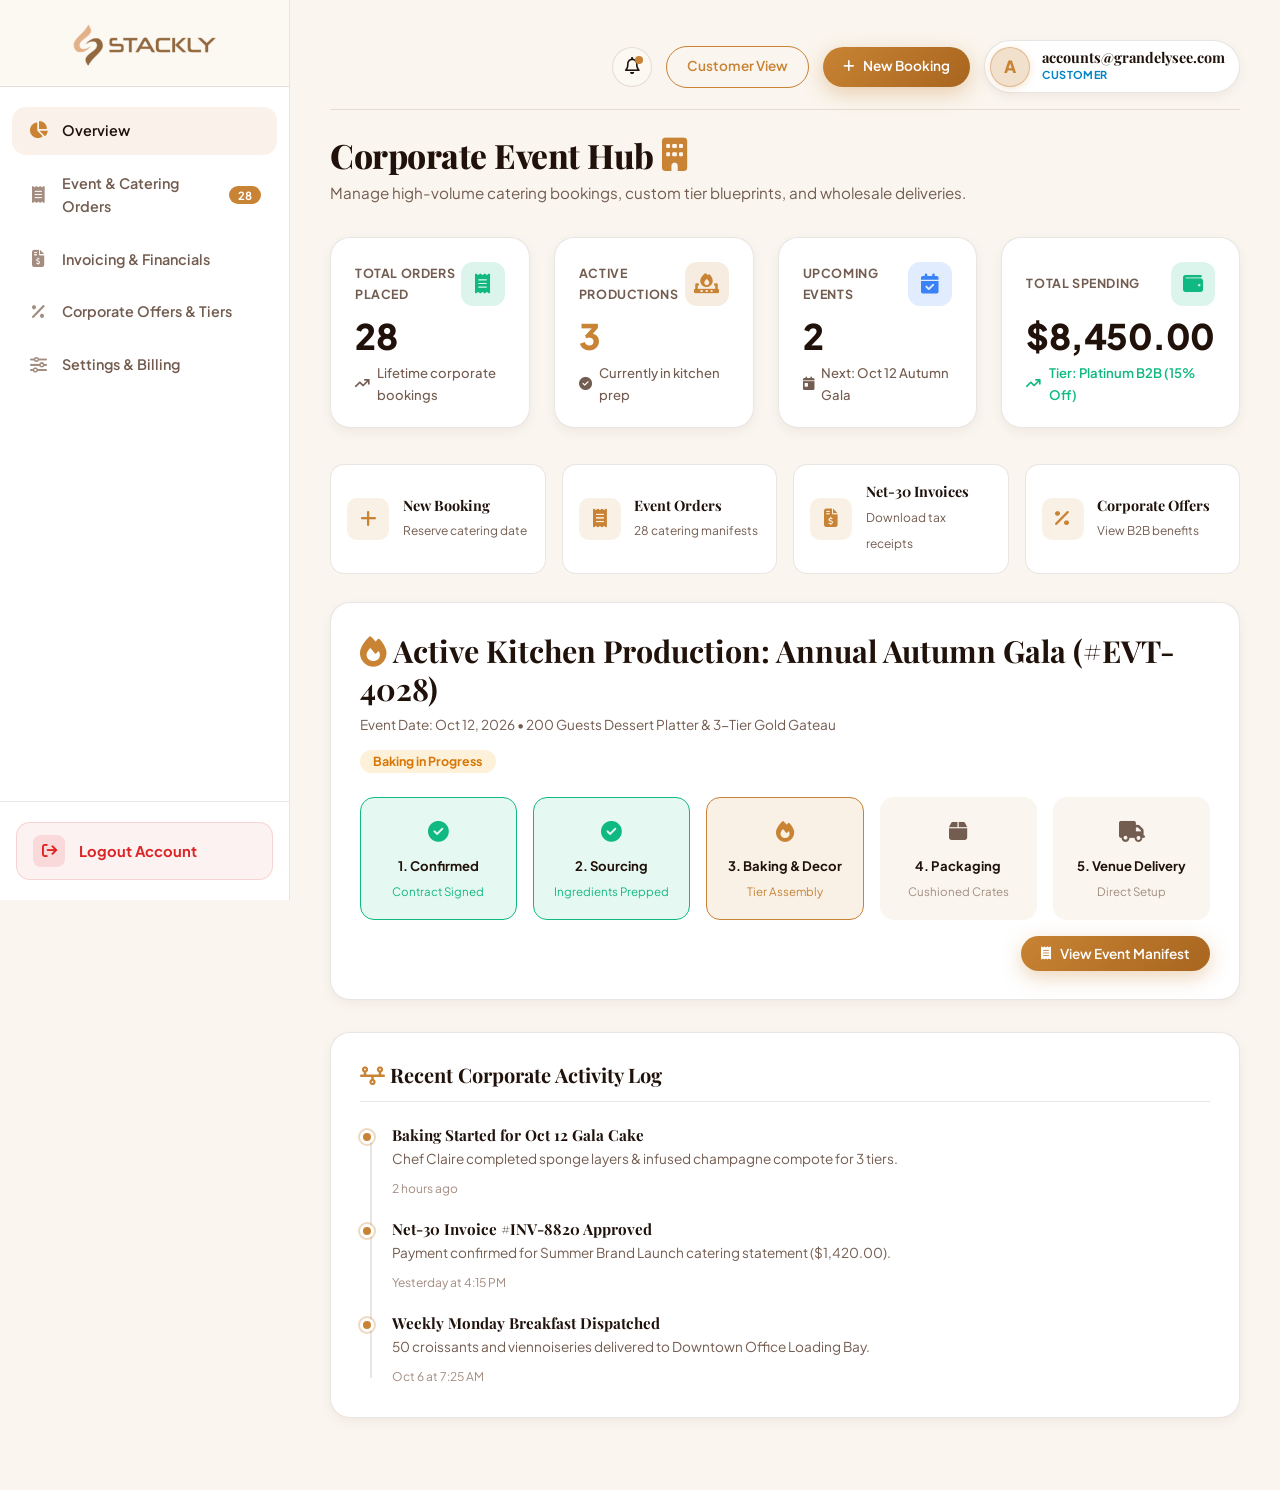
<file: client-dashboard.html>
<!DOCTYPE html>
<html lang="en">

<head>
  <meta charset="UTF-8">
  <meta name="viewport" content="width=device-width, initial-scale=1.0">
  <title>Client & Event Catering Portal | Le Petit Four</title>
  <meta name="description"
    content="Dedicated portal for corporate clients, event planners, and bulk bakery orders. Manage catering schedules, multi-tier custom cakes, and invoicing.">

  <!-- Fonts & Icons -->
  <link rel="stylesheet" href="https://cdnjs.cloudflare.com/ajax/libs/font-awesome/6.5.1/css/all.min.css">

  <!-- CSS Stylesheets -->
  <link rel="stylesheet" href="css/style.css">
  <link rel="stylesheet" href="css/client-dashboard.css">
</head>

<body>

  <!-- ==================== CLIENT DASHBOARD LAYOUT ==================== -->
  <div class="client-layout">
    <!-- CLIENT DASHBOARD SIDEBAR -->
    <aside class="client-sidebar">
      <!-- Sidebar Brand Header -->
      <div class="sidebar-brand-box">
        <a href="" title="Back to Home">
          <img src="assets/logo.webp" alt="Le Petit Four Artisan Bakery" style="height: 42px; object-fit: contain;">
        </a>
        <button class="sidebar-close-btn" id="sidebar-close-btn" aria-label="Close sidebar menu">
          <i class="fa-solid fa-xmark"></i>
        </button>
      </div>

      <nav class="client-menu-list">
        <a href="#overview" class="sidebar-nav-item active"><i class="fa-solid fa-chart-pie"></i>
          <span>Overview</span></a>
        <a href="#event-orders" class="sidebar-nav-item"><i class="fa-solid fa-receipt"></i> <span>Event & Catering
            Orders</span> <span class="badge-count">28</span></a>
        <a href="#invoicing" class="sidebar-nav-item"><i class="fa-solid fa-file-invoice-dollar"></i> <span>Invoicing &
            Financials</span></a>
        <a href="#offers" class="sidebar-nav-item"><i class="fa-solid fa-percent"></i> <span>Corporate Offers &
            Tiers</span></a>
        <a href="#settings" class="sidebar-nav-item"><i class="fa-solid fa-sliders"></i> <span>Settings &
            Billing</span></a>
      </nav>

      <!-- Sidebar Bottom Logout Section -->
      <div class="sidebar-footer">
        <a href="login.html" class="sidebar-logout-btn"
          onclick="localStorage.removeItem('bakery_user_role'); localStorage.removeItem('bakery_user_email'); localStorage.removeItem('bakery_user_name'); localStorage.removeItem('bakery_first_name');"
          title="Logout from account">
          <div class="logout-icon-wrap">
            <i class="fa-solid fa-arrow-right-from-bracket"></i>
          </div>
          <span>Logout Account</span>
        </a>
      </div>
    </aside>

    <!-- CLIENT MAIN CONTENT -->
    <main class="client-main">
      <!-- TOPBAR NAVIGATION ROW -->
      <div class="dashboard-topbar">
        <div class="dashboard-topbar-left">
          <button class="sidebar-toggle-btn" id="sidebar-toggle-btn" aria-label="Toggle Navigation Menu">
            <i class="fa-solid fa-bars"></i>
          </button>
          <a href="index.html" class="dashboard-mobile-logo" title="Back to Home">
            <img src="assets/logo.webp" alt="Stackly Bakery">
          </a>
        </div>

        <div class="dashboard-topbar-right">
          <a href="404.html" class="topbar-icon-btn" title="Notifications">
            <i class="fa-regular fa-bell"></i>
            <span class="topbar-icon-badge"></span>
          </a>
          <a href="404.html" class="btn btn-sm btn-outline desktop-only-btn">Customer View</a>
          <a href="404.html" class="btn btn-sm btn-primary desktop-only-btn">
            <i class="fa-solid fa-plus"></i> New Booking
          </a>
          <a href="404.html" class="topbar-user-profile" title="View Profile">
            <div class="topbar-avatar-circle" id="client-avatar-initial">A</div>
            <div class="topbar-user-info">
              <h4 id="client-topbar-email">accounts@grandelysee.com</h4>
              <span class="topbar-user-badge" id="client-topbar-role">Client / B2B</span>
            </div>
          </a>
        </div>
      </div>

      <!-- PAGE TITLE HEADER -->
      <div class="dashboard-page-header">
        <h2>Corporate Event Hub <i class="fa-solid fa-building text-accent"></i></h2>
        <p>Manage high-volume catering bookings, custom tier blueprints, and wholesale deliveries.</p>
      </div>

      <!-- ==================== TAB 1: OVERVIEW ==================== -->
      <section class="client-tab-content active" id="overview">
        <!-- Executive B2B Stats Grid -->
        <div class="spending-stats-grid">
          <div class="spending-stat-card">
            <div class="spending-card-header">
              <span>Total Orders Placed</span>
              <div class="stat-card-badge"><i class="fa-solid fa-receipt"></i></div>
            </div>
            <div class="spending-amount">28</div>
            <p class="stat-trend-sub"><i class="fa-solid fa-arrow-trend-up"></i> Lifetime corporate bookings</p>
          </div>

          <div class="spending-stat-card">
            <div class="spending-card-header">
              <span>Active Productions</span>
              <div class="stat-card-badge" style="background: rgba(200, 131, 52, 0.15); color: var(--accent-caramel);">
                <i class="fa-solid fa-fire-burner"></i></div>
            </div>
            <div class="spending-amount" style="color: var(--accent-caramel);">3</div>
            <p class="stat-trend-sub"><i class="fa-solid fa-circle-check"></i> Currently in kitchen prep</p>
          </div>

          <div class="spending-stat-card">
            <div class="spending-card-header">
              <span>Upcoming Events</span>
              <div class="stat-card-badge" style="background: rgba(59, 130, 246, 0.15); color: #3B82F6;"><i
                  class="fa-solid fa-calendar-check"></i></div>
            </div>
            <div class="spending-amount">2</div>
            <p class="stat-trend-sub"><i class="fa-solid fa-calendar-day"></i> Next: Oct 12 Autumn Gala</p>
          </div>

          <div class="spending-stat-card">
            <div class="spending-card-header">
              <span>Total Spending</span>
              <div class="stat-card-badge" style="background: rgba(16, 185, 129, 0.15); color: #10B981;"><i
                  class="fa-solid fa-wallet"></i></div>
            </div>
            <div class="spending-amount">$8,450.00</div>
            <p class="stat-trend-sub stat-trend-positive"><i class="fa-solid fa-arrow-trend-up"></i> Tier: Platinum B2B
              (15% Off)</p>
          </div>
        </div>

        <!-- Quick Actions Bar -->
        <div class="quick-actions-bar">
          <a href="404.html" class="quick-action-card">
            <div class="quick-action-icon"><i class="fa-solid fa-plus"></i></div>
            <div class="quick-action-info">
              <h5>New Booking</h5>
              <span>Reserve catering date</span>
            </div>
          </a>
          <div class="quick-action-card" data-tab-target="#event-orders">
            <div class="quick-action-icon"><i class="fa-solid fa-receipt"></i></div>
            <div class="quick-action-info">
              <h5>Event Orders</h5>
              <span>28 catering manifests</span>
            </div>
          </div>
          <div class="quick-action-card" data-tab-target="#invoicing">
            <div class="quick-action-icon"><i class="fa-solid fa-file-invoice-dollar"></i></div>
            <div class="quick-action-info">
              <h5>Net-30 Invoices</h5>
              <span>Download tax receipts</span>
            </div>
          </div>
          <div class="quick-action-card" data-tab-target="#offers">
            <div class="quick-action-icon"><i class="fa-solid fa-percent"></i></div>
            <div class="quick-action-info">
              <h5>Corporate Offers</h5>
              <span>View B2B benefits</span>
            </div>
          </div>
        </div>

        <!-- Active Production Banner -->
        <div class="progress-tracker-box">
          <div class="progress-tracker-title">
            <div>
              <h3 style="margin-bottom: 0.2rem;"><i class="fa-solid fa-fire text-accent"></i> Active Kitchen Production:
                Annual Autumn Gala (#EVT-4028)</h3>
              <span style="font-size: 0.85rem; color: var(--text-muted);">Event Date: Oct 12, 2026 • 200 Guests Dessert
                Platter & 3-Tier Gold Gateau</span>
            </div>
            <span class="order-status-badge status-baking">Baking in Progress</span>
          </div>

          <div class="client-progress-stages">
            <div class="stage-card completed">
              <div class="stage-icon"><i class="fa-solid fa-circle-check"></i></div>
              <div class="stage-name">1. Confirmed</div>
              <span style="font-size: 0.72rem; color: #10B981;">Contract Signed</span>
            </div>
            <div class="stage-card completed">
              <div class="stage-icon"><i class="fa-solid fa-circle-check"></i></div>
              <div class="stage-name">2. Sourcing</div>
              <span style="font-size: 0.72rem; color: #10B981;">Ingredients Prepped</span>
            </div>
            <div class="stage-card active">
              <div class="stage-icon"><i class="fa-solid fa-fire"></i></div>
              <div class="stage-name">3. Baking & Decor</div>
              <span style="font-size: 0.72rem; color: var(--accent-caramel);">Tier Assembly</span>
            </div>
            <div class="stage-card">
              <div class="stage-icon"><i class="fa-solid fa-box"></i></div>
              <div class="stage-name">4. Packaging</div>
              <span style="font-size: 0.72rem; color: var(--text-light);">Cushioned Crates</span>
            </div>
            <div class="stage-card">
              <div class="stage-icon"><i class="fa-solid fa-truck"></i></div>
              <div class="stage-name">5. Venue Delivery</div>
              <span style="font-size: 0.72rem; color: var(--text-light);">Direct Setup</span>
            </div>
          </div>
          <div style="display: flex; justify-content: flex-end; margin-top: 1rem;">
            <button class="btn btn-sm btn-primary" data-tab-target="#event-orders">
              <i class="fa-solid fa-receipt"></i> View Event Manifest
            </button>
          </div>
        </div>

        <!-- Recent Activity Feed -->
        <div class="dashboard-box">
          <div class="dashboard-box-header">
            <h3><i class="fa-solid fa-timeline text-accent"></i> Recent Corporate Activity Log</h3>
          </div>
          <div class="activity-feed">
            <div class="activity-item">
              <div class="activity-dot"></div>
              <div class="activity-content">
                <h5>Baking Started for Oct 12 Gala Cake</h5>
                <p>Chef Claire completed sponge layers & infused champagne compote for 3 tiers.</p>
                <span class="activity-time">2 hours ago</span>
              </div>
            </div>

            <div class="activity-item">
              <div class="activity-dot"></div>
              <div class="activity-content">
                <h5>Net-30 Invoice #INV-8820 Approved</h5>
                <p>Payment confirmed for Summer Brand Launch catering statement ($1,420.00).</p>
                <span class="activity-time">Yesterday at 4:15 PM</span>
              </div>
            </div>

            <div class="activity-item">
              <div class="activity-dot"></div>
              <div class="activity-content">
                <h5>Weekly Monday Breakfast Dispatched</h5>
                <p>50 croissants and viennoiseries delivered to Downtown Office Loading Bay.</p>
                <span class="activity-time">Oct 6 at 7:25 AM</span>
              </div>
            </div>
          </div>
        </div>
      </section>

      <!-- ==================== TAB 2: EVENT & CATERING ORDERS ==================== -->
      <section class="client-tab-content" id="event-orders">
        <div class="dashboard-box">
          <div class="dashboard-box-header">
            <div>
              <h3 style="margin-bottom: 0.2rem;"><i class="fa-solid fa-champagne-glasses text-accent"></i> Event &
                Catering Bookings</h3>
              <span style="font-size: 0.85rem; color: var(--text-muted);">28 Bookings Total • 2,400+ Guests Catered •
                100% On-Time Venue Delivery</span>
            </div>
            <a href="404.html" class="btn btn-sm btn-primary"><i class="fa-solid fa-plus"></i> Book New Event</a>
          </div>

          <!-- Order Filter Toolbar -->
          <div class="order-filter-toolbar">
            <div class="order-filter-group">
              <button class="order-filter-btn active" data-filter="all">All (28)</button>
              <button class="order-filter-btn" data-filter="baking">In Production (1)</button>
              <button class="order-filter-btn" data-filter="preparing">Confirmed (2)</button>
              <button class="order-filter-btn" data-filter="delivered">Delivered (25)</button>
            </div>
            <div style="position: relative;">
              <i class="fa-solid fa-magnifying-glass"
                style="position: absolute; left: 1rem; top: 50%; transform: translateY(-50%); color: var(--text-muted); font-size: 0.85rem;"></i>
              <input type="text" class="order-search-input" placeholder="Search event, booking ID...">
            </div>
          </div>

          <div class="dashboard-table-wrap">
            <table class="dashboard-table">
              <thead>
                <tr>
                  <th>Event Name</th>
                  <th>Event Date</th>
                  <th>Catering Package</th>
                  <th>Guest Count</th>
                  <th>Amount</th>
                  <th>Status</th>
                  <th>Actions</th>
                </tr>
              </thead>
              <tbody>
                <tr data-status="baking">
                  <td><strong>Annual Autumn Gala</strong></td>
                  <td>Oct 12, 2026</td>
                  <td>Full Dessert Station + 3-Tier Gateau</td>
                  <td>200 Guests</td>
                  <td><strong>$1,850.00</strong></td>
                  <td><span class="order-status-badge status-baking">In Baking</span></td>
                  <td>
                    <div style="display: flex; gap: 0.4rem;">
                      <button class="btn btn-sm btn-primary"
                        onclick="window.Bakery.showToast('Event brief #EVT-4028 opened', 'info');">Brief</button>
                      <button class="btn btn-sm btn-outline"
                        onclick="window.Bakery.showToast('Chef notes opened', 'info');">Chef Notes</button>
                    </div>
                  </td>
                </tr>
                <tr data-status="preparing">
                  <td><strong>Tech Leaders Breakfast Summit</strong></td>
                  <td>Oct 24, 2026</td>
                  <td>Artisan Breakfast Viennoiserie (80 pcs)</td>
                  <td>60 Guests</td>
                  <td><strong>$520.00</strong></td>
                  <td><span class="order-status-badge status-preparing">Confirmed</span></td>
                  <td>
                    <div style="display: flex; gap: 0.4rem;">
                      <button class="btn btn-sm btn-outline"
                        onclick="window.Bakery.showToast('Schedule modified', 'info');">Edit</button>
                      <button class="btn btn-sm btn-outline"
                        onclick="window.Bakery.showToast('Order manifest opened', 'info');">Roster</button>
                    </div>
                  </td>
                </tr>
                <tr data-status="preparing">
                  <td><strong>Executive Brand Showcase</strong></td>
                  <td>Nov 05, 2026</td>
                  <td>Bespoke 2-Tier Cake + Macaron Tower</td>
                  <td>90 Guests</td>
                  <td><strong>$780.00</strong></td>
                  <td><span class="order-status-badge status-preparing">Confirmed</span></td>
                  <td>
                    <div style="display: flex; gap: 0.4rem;">
                      <button class="btn btn-sm btn-outline"
                        onclick="window.Bakery.showToast('Custom blueprint PDF opened', 'info');">Blueprint</button>
                      <button class="btn btn-sm btn-outline"
                        onclick="window.Bakery.showToast('Deposit receipt downloaded', 'success');">Deposit</button>
                    </div>
                  </td>
                </tr>
                <tr data-status="delivered">
                  <td><strong>Summer Brand Launch</strong></td>
                  <td>Aug 15, 2026</td>
                  <td>Branded Macaron Pyramids & Tarts</td>
                  <td>150 Guests</td>
                  <td><strong>$1,420.00</strong></td>
                  <td><span class="order-status-badge status-delivered">Delivered</span></td>
                  <td>
                    <div style="display: flex; gap: 0.4rem;">
                      <button class="btn btn-sm btn-outline"
                        onclick="window.Bakery.showToast('Reordering package for next season', 'info');">Reorder</button>
                      <button class="btn btn-sm btn-outline"
                        onclick="window.Bakery.showToast('Invoice #INV-8820 downloaded', 'success');">Invoice</button>
                    </div>
                  </td>
                </tr>
                <tr data-status="delivered">
                  <td><strong>Financial Quarter Banquet</strong></td>
                  <td>Jul 10, 2026</td>
                  <td>Dessert Buffet & Chocolate Bonbons</td>
                  <td>100 Guests</td>
                  <td><strong>$980.00</strong></td>
                  <td><span class="order-status-badge status-delivered">Delivered</span></td>
                  <td>
                    <div style="display: flex; gap: 0.4rem;">
                      <button class="btn btn-sm btn-outline"
                        onclick="window.Bakery.showToast('Reordering package for next season', 'info');">Reorder</button>
                      <button class="btn btn-sm btn-outline"
                        onclick="window.Bakery.showToast('Invoice #INV-8650 downloaded', 'success');">Invoice</button>
                    </div>
                  </td>
                </tr>
              </tbody>
            </table>
          </div>
        </div>
      </section>

      <!-- ==================== TAB 3: INVOICING & FINANCIALS ==================== -->
      <section class="client-tab-content" id="invoicing">
        <!-- Financial Metrics -->
        <div class="spending-stats-grid">
          <div class="spending-stat-card">
            <div class="spending-card-header">
              <span>Outstanding Balance</span>
              <i class="fa-solid fa-file-invoice"></i>
            </div>
            <div class="spending-amount" style="color: var(--accent-caramel);">$1,850.00</div>
            <p style="font-size: 0.8rem; color: var(--text-muted); margin: 0;">Due: Oct 20, 2026</p>
          </div>

          <div class="spending-stat-card">
            <div class="spending-card-header">
              <span>Net-30 Credit Line</span>
              <i class="fa-solid fa-credit-card"></i>
            </div>
            <div class="spending-amount">$10,000.00</div>
            <p style="font-size: 0.8rem; color: #10B981; margin: 0;">$8,150.00 Available</p>
          </div>

          <div class="spending-stat-card">
            <div class="spending-card-header">
              <span>Fiscal Year Spend</span>
              <i class="fa-solid fa-chart-line"></i>
            </div>
            <div class="spending-amount">$8,450.00</div>
            <p style="font-size: 0.8rem; color: var(--text-muted); margin: 0;">28 Total Invoices Paid</p>
          </div>

          <div class="spending-stat-card">
            <div class="spending-card-header">
              <span>Corporate Savings</span>
              <i class="fa-solid fa-piggy-bank"></i>
            </div>
            <div class="spending-amount" style="color: #10B981;">$1,120.00</div>
            <p style="font-size: 0.8rem; color: #10B981; margin: 0;">15% Platinum Discount</p>
          </div>
        </div>

        <!-- Invoices Table -->
        <div class="dashboard-box">
          <div class="dashboard-box-header">
            <div>
              <h3 style="margin-bottom: 0.2rem;"><i class="fa-solid fa-file-invoice-dollar text-accent"></i> Tax
                Invoices & Statements</h3>
              <span style="font-size: 0.85rem; color: var(--text-muted);">Download official PDF tax statements for
                corporate accounting</span>
            </div>
            <button class="btn btn-sm btn-outline"
              onclick="window.Bakery.showToast('Annual Consolidated Tax Statement PDF downloaded', 'success');">
              <i class="fa-solid fa-download"></i> Consolidated Statement
            </button>
          </div>

          <div class="dashboard-table-wrap">
            <table class="dashboard-table">
              <thead>
                <tr>
                  <th>Invoice ID</th>
                  <th>Event / Service</th>
                  <th>Issue Date</th>
                  <th>Due Date</th>
                  <th>Amount</th>
                  <th>Status</th>
                  <th>Download</th>
                </tr>
              </thead>
              <tbody>
                <tr>
                  <td><strong>#INV-9012</strong></td>
                  <td>Annual Autumn Gala (200 Guests)</td>
                  <td>Oct 01, 2026</td>
                  <td>Oct 20, 2026</td>
                  <td><strong>$1,850.00</strong></td>
                  <td><span class="order-status-badge status-preparing">Net-30 Pending</span></td>
                  <td><button class="btn btn-sm btn-outline"
                      onclick="window.Bakery.showToast('Invoice #INV-9012 downloaded', 'success');"><i
                        class="fa-solid fa-file-pdf"></i> PDF</button></td>
                </tr>
                <tr>
                  <td><strong>#INV-8820</strong></td>
                  <td>Summer Brand Launch Catering</td>
                  <td>Aug 15, 2026</td>
                  <td>Sep 15, 2026</td>
                  <td><strong>$1,420.00</strong></td>
                  <td><span class="order-status-badge status-delivered">Paid (Wire)</span></td>
                  <td><button class="btn btn-sm btn-outline"
                      onclick="window.Bakery.showToast('Invoice #INV-8820 downloaded', 'success');"><i
                        class="fa-solid fa-file-pdf"></i> PDF</button></td>
                </tr>
                <tr>
                  <td><strong>#INV-8650</strong></td>
                  <td>Financial Quarter Banquet Buffet</td>
                  <td>Jul 10, 2026</td>
                  <td>Aug 10, 2026</td>
                  <td><strong>$980.00</strong></td>
                  <td><span class="order-status-badge status-delivered">Paid (Wire)</span></td>
                  <td><button class="btn btn-sm btn-outline"
                      onclick="window.Bakery.showToast('Invoice #INV-8650 downloaded', 'success');"><i
                        class="fa-solid fa-file-pdf"></i> PDF</button></td>
                </tr>
                <tr>
                  <td><strong>#INV-8410</strong></td>
                  <td>Spring Executive Retreat Pastry Trays</td>
                  <td>May 18, 2026</td>
                  <td>Jun 18, 2026</td>
                  <td><strong>$440.00</strong></td>
                  <td><span class="order-status-badge status-delivered">Paid (Wire)</span></td>
                  <td><button class="btn btn-sm btn-outline"
                      onclick="window.Bakery.showToast('Invoice #INV-8410 downloaded', 'success');"><i
                        class="fa-solid fa-file-pdf"></i> PDF</button></td>
                </tr>
              </tbody>
            </table>
          </div>
        </div>
      </section>

      <!-- ==================== TAB 7: CORPORATE OFFERS & TIERS ==================== -->
      <section class="client-tab-content" id="offers">
        <div class="dashboard-box"
          style="background: linear-gradient(135deg, var(--primary-dark) 0%, #2A1710 100%); color: #FFFFFF;">
          <div style="display: flex; justify-content: space-between; align-items: center; flex-wrap: wrap; gap: 1rem;">
            <div>
              <span class="badge badge-gold" style="margin-bottom: 0.5rem;">Corporate Tier</span>
              <h3 style="color: #FFFFFF; font-size: 1.5rem; margin-bottom: 0.25rem;">Platinum B2B Partner Status <i
                  class="fa-solid fa-trophy text-gold"></i></h3>
              <p style="color: rgba(255, 255, 255, 0.8); font-size: 0.9rem; margin: 0;">
                Guaranteed 15% discount across all bespoke cakes, 24-hour emergency baking slots, and dedicated chef
                tasting sessions.
              </p>
            </div>
            <div style="text-align: right;">
              <div style="font-size: 2.2rem; font-weight: 800; color: #10B981;">15% OFF</div>
              <div style="font-size: 0.8rem; color: rgba(255, 255, 255, 0.7);">Applied to All Invoices</div>
            </div>
          </div>
        </div>

        <div class="dashboard-box">
          <div class="dashboard-box-header">
            <h3><i class="fa-solid fa-ticket text-accent"></i> Corporate Event Promo Codes (Click to Copy)</h3>
            <span style="font-size: 0.85rem; color: var(--text-muted);">Apply during online booking or Net-30
              checkout</span>
          </div>

          <div class="offers-grid">
            <div class="offer-promo-card">
              <div>
                <h4 style="font-size: 1.05rem; margin-bottom: 0.2rem; color: var(--primary-dark);">Annual Gala Catering
                  Perk</h4>
                <p style="font-size: 0.85rem; color: var(--text-muted); margin: 0;">Free Macaron Tower with orders >
                  $1,500</p>
                <span class="promo-tag-code">CORP-GALA2026</span>
              </div>
              <i class="fa-solid fa-champagne-glasses text-accent" style="font-size: 2rem;"></i>
            </div>

            <div class="offer-promo-card">
              <div>
                <h4 style="font-size: 1.05rem; margin-bottom: 0.2rem; color: var(--primary-dark);">Recurring Office
                  Breakfast Plan</h4>
                <p style="font-size: 0.85rem; color: var(--text-muted); margin: 0;">Free artisan coffee carafe with
                  weekly boxes</p>
                <span class="promo-tag-code">CORP-BREWPERK</span>
              </div>
              <i class="fa-solid fa-mug-saucer text-accent" style="font-size: 2rem;"></i>
            </div>

            <div class="offer-promo-card">
              <div>
                <h4 style="font-size: 1.05rem; margin-bottom: 0.2rem; color: var(--primary-dark);">Holiday Corporate
                  Gifting</h4>
                <p style="font-size: 0.85rem; color: var(--text-muted); margin: 0;">25% OFF custom embossed macaron tins
                </p>
                <span class="promo-tag-code">CORP-BULK25</span>
              </div>
              <i class="fa-solid fa-gift text-accent" style="font-size: 2rem;"></i>
            </div>

            <div class="offer-promo-card">
              <div>
                <h4 style="font-size: 1.05rem; margin-bottom: 0.2rem; color: var(--primary-dark);">VIP Chef Tasting
                  Session</h4>
                <p style="font-size: 0.85rem; color: var(--text-muted); margin: 0;">Complimentary 6-course cake tasting
                  box</p>
                <span class="promo-tag-code">CORP-TASTINGBOX</span>
              </div>
              <i class="fa-solid fa-utensils text-accent" style="font-size: 2rem;"></i>
            </div>
          </div>
        </div>

        <!-- Dedicated Account Manager -->
        <div class="dashboard-box">
          <div class="dashboard-box-header">
            <h3><i class="fa-solid fa-headset text-accent"></i> Dedicated Corporate Concierge</h3>
            <span style="font-size: 0.85rem; color: var(--text-muted);">Direct priority support for <span
                id="client-concierge-entity">Grand Elysée Events</span></span>
          </div>
          <div class="grid-2" style="align-items: center;">
            <div style="display: flex; align-items: center; gap: 1rem;">
              <div
                style="width: 54px; height: 54px; border-radius: 50%; background: var(--primary-dark); color: #fff; display: flex; align-items: center; justify-content: center; font-size: 1.5rem;">
                <i class="fa-solid fa-user-tie"></i>
              </div>
              <div>
                <div style="font-size: 1.05rem; font-weight: 700; color: var(--primary-dark);">Jean-Luc Moreau</div>
                <div style="font-size: 0.85rem; color: var(--text-muted);">Senior Event Director & Pastry Concierge
                </div>
                <div style="font-size: 0.8rem; color: #10B981; font-weight: 600;"><i class="fa-solid fa-circle"
                    style="font-size: 0.5rem;"></i> Available Mon - Sat, 06:00 AM – 09:00 PM</div>
              </div>
            </div>
            <div style="display: flex; gap: 0.75rem; justify-content: flex-end; flex-wrap: wrap;">
              <a href="404.html" class="btn btn-sm btn-outline"><i class="fa-solid fa-phone"></i> 1800789456</a>
              <a href="404.html" class="btn btn-sm btn-primary"><i class="fa-solid fa-envelope"></i>
                info@stackly.com</a>
            </div>
          </div>
        </div>
      </section>

      <!-- ==================== TAB 8: SETTINGS & BILLING ==================== -->
      <section class="client-tab-content" id="settings">
        <div class="dashboard-box">
          <div class="dashboard-box-header">
            <div>
              <h3 style="margin-bottom: 0.2rem;"><i class="fa-solid fa-sliders text-accent"></i> Corporate Account &
                Billing Settings</h3>
              <span style="font-size: 0.85rem; color: var(--text-muted);">Manage event coordination, authorized bookers,
                and Net-30 invoicing terms</span>
            </div>
          </div>

          <form id="client-settings-form" novalidate
            onsubmit="event.preventDefault(); window.Bakery.showToast('Corporate settings saved successfully!', 'success');">
            <!-- Corporate Entity Info -->
            <h4
              style="font-size: 1rem; color: var(--primary-dark); margin-bottom: 1rem; padding-bottom: 0.5rem; border-bottom: 1px solid var(--border-light);">
              <i class="fa-solid fa-building text-accent"></i> Corporate Entity Information
            </h4>
            <div class="grid-2" style="margin-bottom: 1.5rem;">
              <div>
                <label
                  style="font-size: 0.85rem; font-weight: 700; color: var(--primary-dark); display: block; margin-bottom: 0.4rem;">Company
                  / Organization Name</label>
                <input type="text" id="client-settings-fullname" class="form-control" value="Grand Elysée Events"
                  style="width: 100%; padding: 0.75rem 1rem; border-radius: var(--radius-md); border: 1px solid var(--border-light); background: var(--bg-cream);"
                  required>
              </div>
              <div>
                <label
                  style="font-size: 0.85rem; font-weight: 700; color: var(--primary-dark); display: block; margin-bottom: 0.4rem;">Corporate
                  Tax ID / GSTIN</label>
                <input type="text" class="form-control" value="33AAAAA0000A1Z5"
                  style="width: 100%; padding: 0.75rem 1rem; border-radius: var(--radius-md); border: 1px solid var(--border-light); background: var(--bg-cream);"
                  required>
              </div>
            </div>

            <div class="grid-2" style="margin-bottom: 1.5rem;">
              <div>
                <label
                  style="font-size: 0.85rem; font-weight: 700; color: var(--primary-dark); display: block; margin-bottom: 0.4rem;">Accounts
                  Payable Email</label>
                <input type="email" id="client-settings-email" class="form-control" value="accounts@grandelysee.com"
                  style="width: 100%; padding: 0.75rem 1rem; border-radius: var(--radius-md); border: 1px solid var(--border-light); background: var(--bg-cream);"
                  required>
              </div>
              <div>
                <label
                  style="font-size: 0.85rem; font-weight: 700; color: var(--primary-dark); display: block; margin-bottom: 0.4rem;">Invoicing
                  & Payment Terms</label>
                <select class="form-control"
                  style="width: 100%; padding: 0.75rem 1rem; border-radius: var(--radius-md); border: 1px solid var(--border-light); background: var(--bg-cream);">
                  <option selected>Net-30 Corporate Invoicing (Approved)</option>
                  <option>Net-15 Direct Wire Transfer</option>
                  <option>Auto-Charge Corporate Card</option>
                </select>
              </div>
            </div>

            <!-- Primary Venue Loading Dock -->
            <h4
              style="font-size: 1rem; color: var(--primary-dark); margin-bottom: 1rem; padding-bottom: 0.5rem; border-bottom: 1px solid var(--border-light);">
              <i class="fa-solid fa-truck-ramp-box text-accent"></i> Primary Venue Delivery & Loading Dock Instructions
            </h4>
            <div style="margin-bottom: 1.5rem;">
              <input type="text" class="form-control"
                value="MMR Complex, Chinna Thirupathi, near Chinna Muniyappan Kovil, Salem, Tamil Nadu 636008 (Loading Bay #2)"
                style="width: 100%; padding: 0.75rem 1rem; border-radius: var(--radius-md); border: 1px solid var(--border-light); background: var(--bg-cream);"
                required>
            </div>

            <div style="display: flex; justify-content: flex-end; gap: 0.75rem;">
              <button type="button" class="btn btn-outline btn-sm"
                onclick="window.Bakery.showToast('Changes discarded', 'info');">Cancel</button>
              <button type="submit" class="btn btn-primary btn-sm"><i class="fa-solid fa-floppy-disk"></i> Save
                Corporate Settings</button>
            </div>
          </form>
        </div>
      </section>
    </main>
  </div>

  <!-- Master Script -->
  <script src="js/script.js"></script>
</body>

</html>
</file>
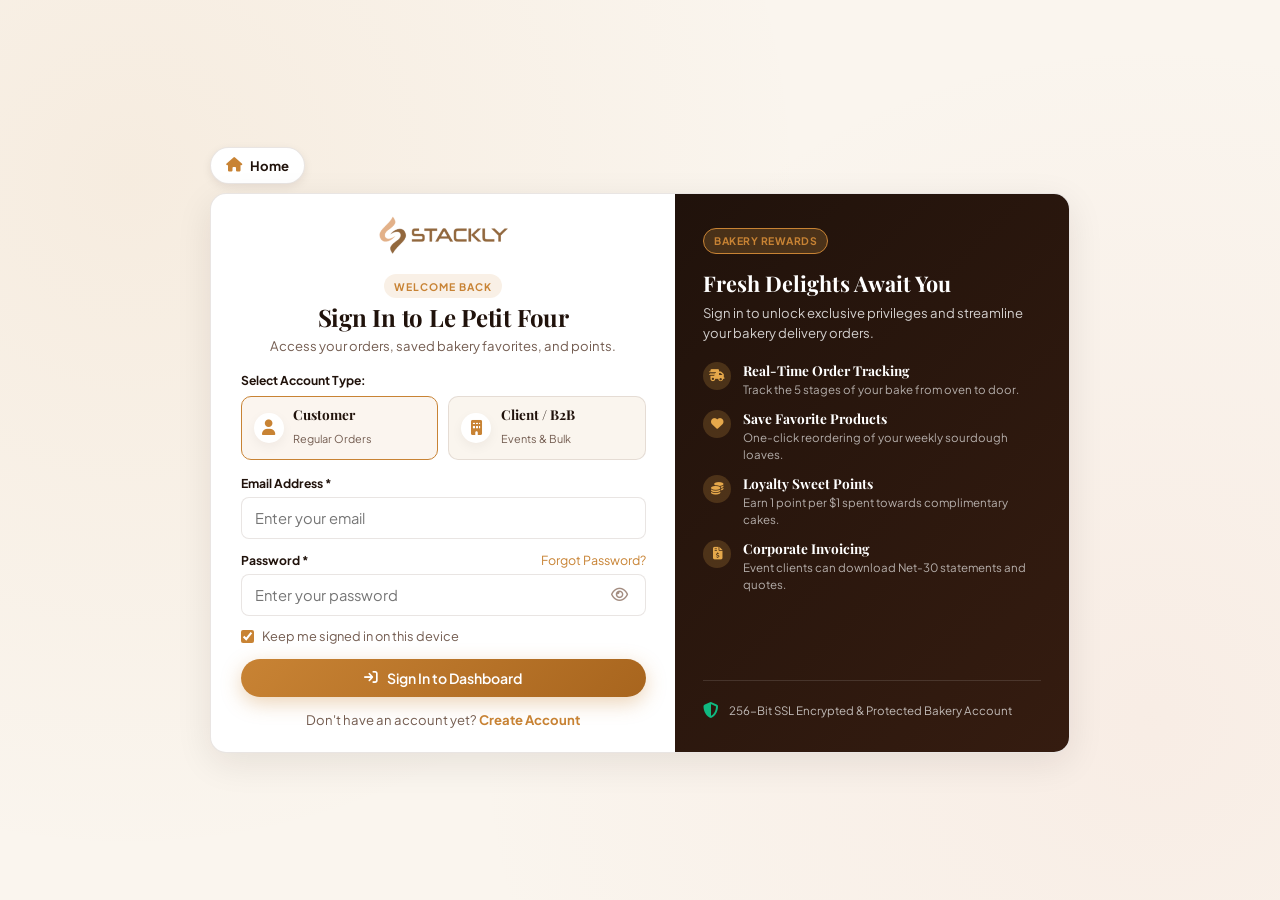
<file: login.html>
<!DOCTYPE html>
<html lang="en">
<head>
  <meta charset="UTF-8">
  <meta name="viewport" content="width=device-width, initial-scale=1.0">
  <title>Sign In | Le Petit Four Artisan Bakery</title>
  <meta name="description" content="Sign in to your customer or event catering client account to manage bakery orders and view personalized rewards.">
  
  <!-- Fonts & Icons -->
  <link rel="stylesheet" href="https://cdnjs.cloudflare.com/ajax/libs/font-awesome/6.5.1/css/all.min.css">
  
  <!-- CSS Stylesheets -->
  <link rel="stylesheet" href="css/style.css">
  <link rel="stylesheet" href="css/login.css">
</head>
<body>

  <!-- ==================== LOGIN CONTAINER ==================== -->
  <div class="auth-page-wrapper">
    <div class="back-home-wrapper">
      <a href="index.html" class="back-home-btn" title="Return to Homepage">
        <i class="fa-solid fa-house"></i>
        <span>Home</span>
      </a>
    </div>

    <div class="auth-card-container">
      <!-- Left: Form -->
      <div class="auth-form-side">
        <!-- Centered Brand Logo inside Card -->
        <div style="text-align: center; margin-bottom: 0.65rem;">
          <a href="index.html" title="Return to Home">
            <img src="assets/logo.webp" alt="Le Petit Four Artisan Bakery" style="height: 38px; object-fit: contain; margin: 0 auto; display: inline-block;">
          </a>
        </div>

        <div class="auth-header" style="text-align: center;">
          <span class="section-tag" style="display: inline-block; margin-bottom: 0.25rem;">Welcome Back</span>
          <h2>Sign In to Le Petit Four</h2>
          <p>Access your orders, saved bakery favorites, and points.</p>
        </div>

        <!-- A. Account Type Selector -->
        <label class="form-label" style="margin-bottom: 0.35rem;">Select Account Type:</label>
        <div class="account-type-selector">
          <div class="account-type-pill active" data-role="user">
            <div class="account-type-icon"><i class="fa-solid fa-user"></i></div>
            <div class="account-type-info">
              <h5>Customer</h5>
              <span>Regular Orders</span>
            </div>
          </div>
          <div class="account-type-pill" data-role="client">
            <div class="account-type-icon"><i class="fa-solid fa-building"></i></div>
            <div class="account-type-info">
              <h5>Client / B2B</h5>
              <span>Events & Bulk</span>
            </div>
          </div>
        </div>

        <!-- B. Login Form -->
        <form id="bakery-login-form" novalidate autocomplete="off">
          <div class="form-group">
            <label class="form-label">Email Address *</label>
            <input type="email" class="form-control" id="login-email" placeholder="Enter your email" value="" autocomplete="off" required>
            <span class="field-error">Email is required</span>
          </div>

          <div class="form-group">
            <div style="display: flex; justify-content: space-between; align-items: baseline;">
              <label class="form-label">Password *</label>
              <a href="404.html" style="font-size: 0.78rem; color: var(--accent-caramel);">Forgot Password?</a>
            </div>
            <div class="password-input-wrap">
              <input type="password" class="form-control" id="login-pass" placeholder="Enter your password" value="" autocomplete="new-password" required>
              <button type="button" class="password-toggle-btn" aria-label="Toggle password visibility" tabindex="-1">
                <i class="fa-regular fa-eye"></i>
              </button>
            </div>
            <span class="field-error">Password is required</span>
          </div>

          <div style="display: flex; align-items: center; gap: 0.5rem; margin-bottom: 0.75rem;">
            <input type="checkbox" id="remember" checked style="accent-color: var(--accent-caramel); cursor: pointer;">
            <label for="remember" style="font-size: 0.8rem; color: var(--text-muted); cursor: pointer;">Keep me signed in on this device</label>
          </div>

          <button type="submit" class="btn btn-primary" style="width: 100%; margin-bottom: 0.75rem; padding: 0.6rem 1.2rem; font-size: 0.88rem;">
            <i class="fa-solid fa-arrow-right-to-bracket"></i> Sign In to Dashboard
          </button>

          <p style="font-size: 0.82rem; text-align: center; color: var(--text-muted); margin-bottom: 0;">
            Don't have an account yet? <a href="signup.html" style="color: var(--accent-caramel); font-weight: 700;">Create Account</a>
          </p>
        </form>
      </div>

      <!-- Right: Benefits & Security -->
      <div class="auth-aside-side">
        <div class="auth-aside-content">
          <span class="badge badge-gold" style="margin-bottom: 1rem;">Bakery Rewards</span>
          <h3>Fresh Delights Await You</h3>
          <p>Sign in to unlock exclusive privileges and streamline your bakery delivery orders.</p>

          <!-- C. Account Benefits -->
          <div class="benefits-list">
            <div class="benefit-item">
              <div class="benefit-icon"><i class="fa-solid fa-truck-fast"></i></div>
              <div class="benefit-item-text">
                <h5>Real-Time Order Tracking</h5>
                <p>Track the 5 stages of your bake from oven to door.</p>
              </div>
            </div>

            <div class="benefit-item">
              <div class="benefit-icon"><i class="fa-solid fa-heart"></i></div>
              <div class="benefit-item-text">
                <h5>Save Favorite Products</h5>
                <p>One-click reordering of your weekly sourdough loaves.</p>
              </div>
            </div>

            <div class="benefit-item">
              <div class="benefit-icon"><i class="fa-solid fa-coins"></i></div>
              <div class="benefit-item-text">
                <h5>Loyalty Sweet Points</h5>
                <p>Earn 1 point per $1 spent towards complimentary cakes.</p>
              </div>
            </div>

            <div class="benefit-item">
              <div class="benefit-icon"><i class="fa-solid fa-file-invoice-dollar"></i></div>
              <div class="benefit-item-text">
                <h5>Corporate Invoicing</h5>
                <p>Event clients can download Net-30 statements and quotes.</p>
              </div>
            </div>
          </div>
        </div>

        <!-- D. Secure Account -->
        <div class="auth-security-badge">
          <i class="fa-solid fa-shield-halved"></i>
          <span>256-Bit SSL Encrypted & Protected Bakery Account</span>
        </div>
      </div>
    </div>
  </div>

  <!-- Master Script -->
  <script src="js/script.js"></script>
</body>
</html>
</file>
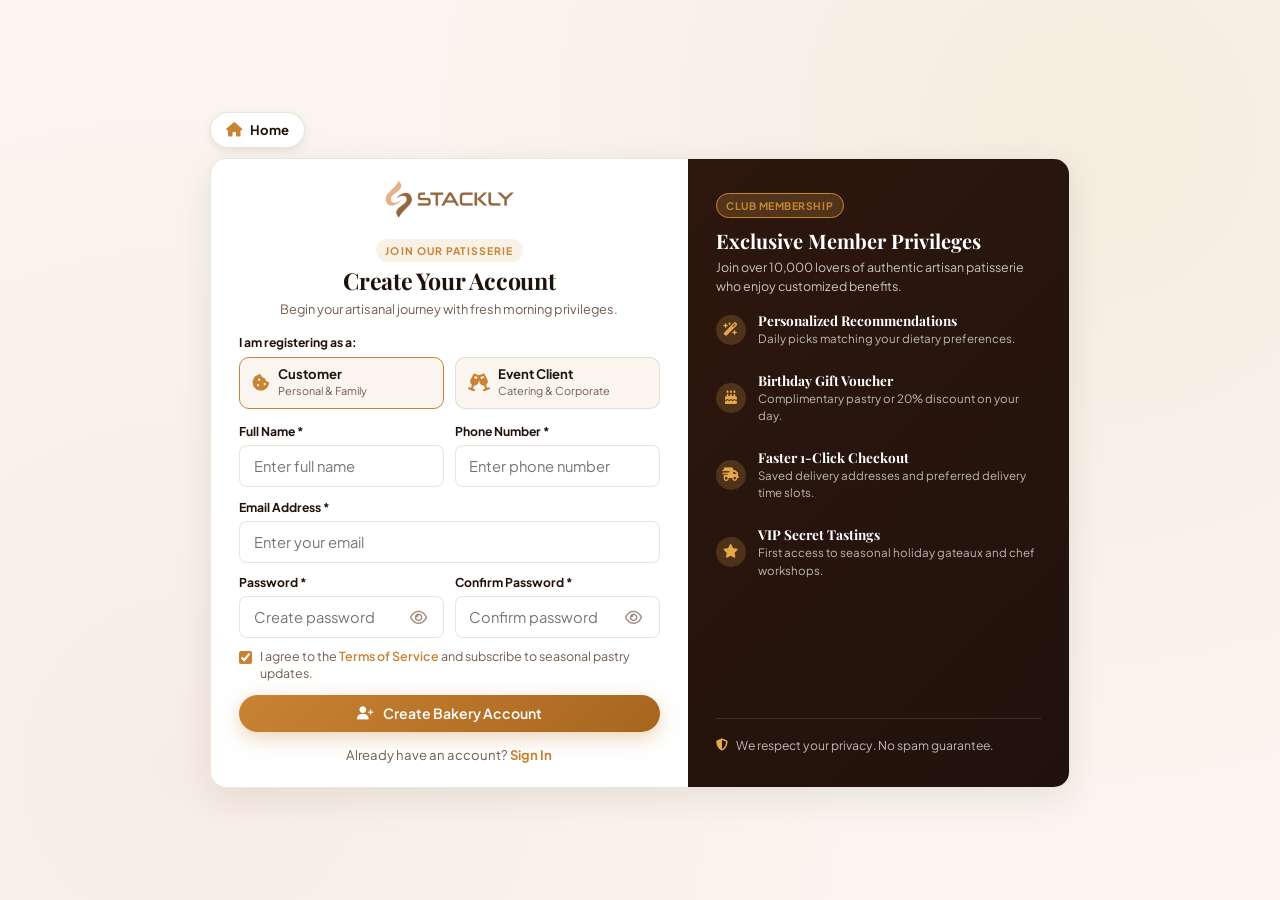
<file: signup.html>
<!DOCTYPE html>
<html lang="en">
<head>
  <meta charset="UTF-8">
  <meta name="viewport" content="width=device-width, initial-scale=1.0">
  <title>Join The Bakery Club | Le Petit Four</title>
  <meta name="description" content="Create a customer or client account at Le Petit Four for personalized pastry recommendations, priority delivery, and loyalty rewards.">
  
  <!-- Fonts & Icons -->
  <link rel="stylesheet" href="https://cdnjs.cloudflare.com/ajax/libs/font-awesome/6.5.1/css/all.min.css">
  
  <!-- CSS Stylesheets -->
  <link rel="stylesheet" href="css/style.css">
  <link rel="stylesheet" href="css/signup.css">
</head>
<body>

  <!-- ==================== SIGNUP CONTAINER ==================== -->
  <div class="signup-page-wrapper">
    <div class="back-home-wrapper">
      <a href="index.html" class="back-home-btn" title="Return to Homepage">
        <i class="fa-solid fa-house"></i>
        <span>Home</span>
      </a>
    </div>

    <div class="signup-card-container">
      <!-- Left: Form -->
      <div class="signup-form-side">
        <!-- Centered Brand Logo inside Card -->
        <div style="text-align: center; margin-bottom: 0.65rem;">
          <a href="index.html" title="Return to Home">
            <img src="assets/logo.webp" alt="Le Petit Four Artisan Bakery" style="height: 38px; object-fit: contain; margin: 0 auto; display: inline-block;">
          </a>
        </div>

        <div class="auth-header" style="text-align: center;">
          <span class="section-tag" style="display: inline-block; margin-bottom: 0.25rem;">Join Our Patisserie</span>
          <h2>Create Your Account</h2>
          <p>Begin your artisanal journey with fresh morning privileges.</p>
        </div>

        <!-- A. Account Type Selector -->
        <label class="form-label" style="margin-bottom: 0.35rem;">I am registering as a:</label>
        <div class="account-type-selector">
          <div class="account-type-pill active" data-role="user">
            <i class="fa-solid fa-cookie-bite text-accent" style="font-size: 1.1rem;"></i>
            <div>
              <strong>Customer</strong>
              <span>Personal & Family</span>
            </div>
          </div>
          <div class="account-type-pill" data-role="client">
            <i class="fa-solid fa-champagne-glasses text-accent" style="font-size: 1.1rem;"></i>
            <div>
              <strong>Event Client</strong>
              <span>Catering & Corporate</span>
            </div>
          </div>
        </div>

        <!-- B. Registration Form -->
        <form id="bakery-signup-form" novalidate autocomplete="off">
          <div class="grid-2" style="gap: 0.65rem;">
            <div class="form-group">
              <label class="form-label">Full Name *</label>
              <input type="text" class="form-control" id="signup-name" placeholder="Enter full name" value="" autocomplete="off" required>
              <span class="field-error">Full name is required</span>
            </div>
            <div class="form-group">
              <label class="form-label">Phone Number *</label>
              <input type="tel" class="form-control" id="signup-phone" placeholder="Enter phone number" value="" autocomplete="off" required>
              <span class="field-error">Phone number is required</span>
            </div>
          </div>

          <div class="form-group">
            <label class="form-label">Email Address *</label>
            <input type="email" class="form-control" id="signup-email" placeholder="Enter your email" value="" autocomplete="off" required>
            <span class="field-error">Email is required</span>
          </div>

          <div class="grid-2" style="gap: 0.65rem;">
            <div class="form-group">
              <label class="form-label">Password *</label>
              <div class="password-input-wrap">
                <input type="password" class="form-control" id="signup-pass" placeholder="Create password" value="" autocomplete="new-password" required>
                <button type="button" class="password-toggle-btn" aria-label="Toggle password visibility" tabindex="-1">
                  <i class="fa-regular fa-eye"></i>
                </button>
              </div>
              <span class="field-error">Password is required</span>
            </div>
            <div class="form-group">
              <label class="form-label">Confirm Password *</label>
              <div class="password-input-wrap">
                <input type="password" class="form-control" id="signup-confirm-pass" placeholder="Confirm password" value="" autocomplete="new-password" required>
                <button type="button" class="password-toggle-btn" aria-label="Toggle password visibility" tabindex="-1">
                  <i class="fa-regular fa-eye"></i>
                </button>
              </div>
              <span class="field-error">Please confirm your password</span>
            </div>
          </div>

          <!-- Terms Agreement -->

          <div style="display: flex; align-items: flex-start; gap: 0.5rem; margin-bottom: 0.75rem;">
            <input type="checkbox" id="terms" checked required style="accent-color: var(--accent-caramel); margin-top: 3px; cursor: pointer;">
            <label for="terms" style="font-size: 0.78rem; color: var(--text-muted); line-height: 1.4;">
              I agree to the <a href="404.html" style="color: var(--accent-caramel); font-weight: 600;">Terms of Service</a> and subscribe to seasonal pastry updates.
            </label>
          </div>

          <button type="submit" class="btn btn-primary" style="width: 100%; margin-bottom: 0.75rem; padding: 0.6rem 1.2rem; font-size: 0.88rem;">
            <i class="fa-solid fa-user-plus"></i> Create Bakery Account
          </button>

          <p style="font-size: 0.82rem; text-align: center; color: var(--text-muted); margin-bottom: 0;">
            Already have an account? <a href="login.html" style="color: var(--accent-caramel); font-weight: 700;">Sign In</a>
          </p>
        </form>
      </div>

      <!-- Right: Benefits -->
      <div class="signup-aside-side">
        <div class="signup-aside-content">
          <span class="badge badge-gold" style="margin-bottom: 0.6rem;">Club Membership</span>
          <h3 style="font-size: 1.25rem; margin-bottom: 0.35rem;">Exclusive Member Privileges</h3>
          <p style="font-size: 0.78rem; margin-bottom: 1rem; color: rgba(255,255,255,0.75);">Join over 10,000 lovers of authentic artisan patisserie who enjoy customized benefits.</p>

          <!-- D. Registration Benefits -->
          <div class="benefits-list" style="display: flex; flex-direction: column; gap: 0.75rem;">
            <div class="benefit-item" style="display: flex; gap: 0.75rem; align-items: center;">
              <div style="width: 30px; height: 30px; border-radius: 50%; background: rgba(229, 168, 75, 0.2); color: var(--accent-gold); display: flex; align-items: center; justify-content: center; flex-shrink: 0; font-size: 0.85rem;">
                <i class="fa-solid fa-wand-magic-sparkles"></i>
              </div>
              <div>
                <h5 style="color: #FFFFFF; font-size: 0.85rem; margin-bottom: 0.1rem;">Personalized Recommendations</h5>
                <p style="color: rgba(255,255,255,0.7); font-size: 0.72rem; margin: 0;">Daily picks matching your dietary preferences.</p>
              </div>
            </div>

            <div class="benefit-item" style="display: flex; gap: 0.75rem; align-items: center;">
              <div style="width: 30px; height: 30px; border-radius: 50%; background: rgba(229, 168, 75, 0.2); color: var(--accent-gold); display: flex; align-items: center; justify-content: center; flex-shrink: 0; font-size: 0.85rem;">
                <i class="fa-solid fa-cake-candles"></i>
              </div>
              <div>
                <h5 style="color: #FFFFFF; font-size: 0.85rem; margin-bottom: 0.1rem;">Birthday Gift Voucher</h5>
                <p style="color: rgba(255,255,255,0.7); font-size: 0.72rem; margin: 0;">Complimentary pastry or 20% discount on your day.</p>
              </div>
            </div>

            <div class="benefit-item" style="display: flex; gap: 0.75rem; align-items: center;">
              <div style="width: 30px; height: 30px; border-radius: 50%; background: rgba(229, 168, 75, 0.2); color: var(--accent-gold); display: flex; align-items: center; justify-content: center; flex-shrink: 0; font-size: 0.85rem;">
                <i class="fa-solid fa-truck-fast"></i>
              </div>
              <div>
                <h5 style="color: #FFFFFF; font-size: 0.85rem; margin-bottom: 0.1rem;">Faster 1-Click Checkout</h5>
                <p style="color: rgba(255,255,255,0.7); font-size: 0.72rem; margin: 0;">Saved delivery addresses and preferred delivery time slots.</p>
              </div>
            </div>

            <div class="benefit-item" style="display: flex; gap: 0.75rem; align-items: center;">
              <div style="width: 30px; height: 30px; border-radius: 50%; background: rgba(229, 168, 75, 0.2); color: var(--accent-gold); display: flex; align-items: center; justify-content: center; flex-shrink: 0; font-size: 0.85rem;">
                <i class="fa-solid fa-star"></i>
              </div>
              <div>
                <h5 style="color: #FFFFFF; font-size: 0.85rem; margin-bottom: 0.1rem;">VIP Secret Tastings</h5>
                <p style="color: rgba(255,255,255,0.7); font-size: 0.72rem; margin: 0;">First access to seasonal holiday gateaux and chef workshops.</p>
              </div>
            </div>
          </div>
        </div>

        <div style="padding-top: 1rem; border-top: 1px solid rgba(255,255,255,0.12); font-size: 0.76rem; color: rgba(255,255,255,0.7); display: flex; align-items: center; gap: 0.5rem; margin-top: 1rem;">
          <i class="fa-solid fa-shield-halved text-gold"></i>
          <span>We respect your privacy. No spam guarantee.</span>
        </div>
      </div>
    </div>
  </div>

  <!-- Master Script -->
  <script src="js/script.js"></script>
</body>
</html>
</file>
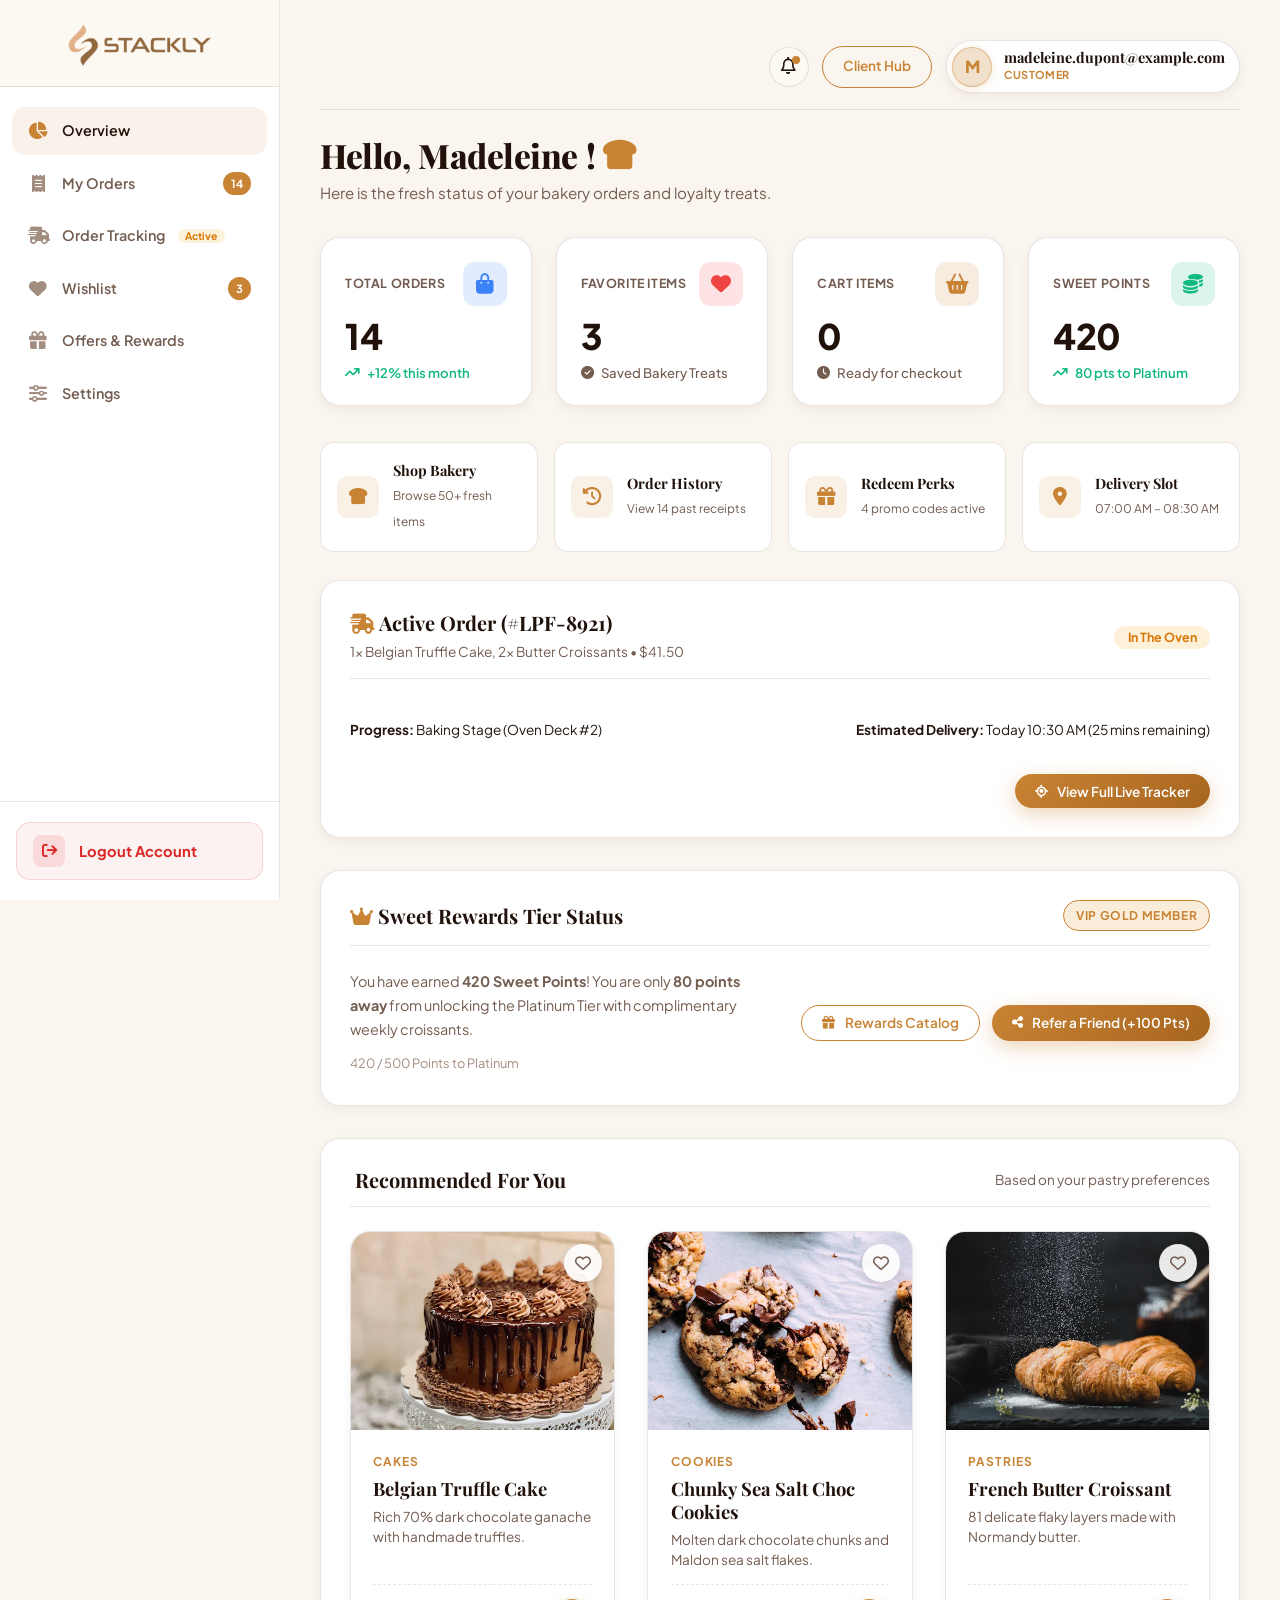
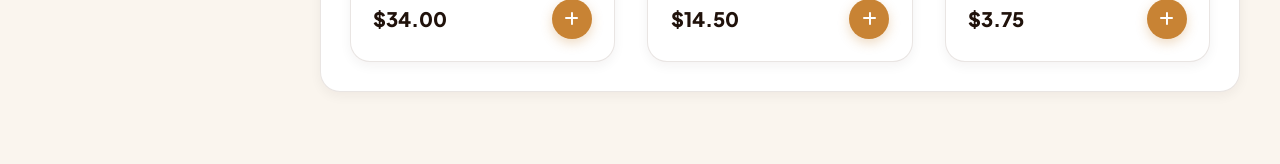
<file: user-dashboard.html>
<!DOCTYPE html>
<html lang="en">

<head>
  <meta charset="UTF-8">
  <meta name="viewport" content="width=device-width, initial-scale=1.0">
  <title>Customer Dashboard | Le Petit Four</title>
  <meta name="description"
    content="Manage your bakery orders, track live baking and delivery progress, view sweet loyalty rewards, and save your favorite treats.">

  <!-- Fonts & Icons -->
  <link rel="stylesheet" href="https://cdnjs.cloudflare.com/ajax/libs/font-awesome/6.5.1/css/all.min.css">

  <!-- CSS Stylesheets -->
  <link rel="stylesheet" href="css/style.css">
  <link rel="stylesheet" href="css/user-dashboard.css">
</head>

<body>

  <!-- ==================== DASHBOARD LAYOUT ==================== -->
  <div class="dashboard-layout">
    <!-- USER DASHBOARD SIDEBAR -->
    <aside class="dashboard-sidebar">
      <!-- Sidebar Brand Header -->
      <div class="sidebar-brand-box">
        <a href="" title="Back to Home">
          <img src="assets/logo.webp" alt="Le Petit Four Artisan Bakery" style="height: 42px; object-fit: contain;">
        </a>
        <button class="sidebar-close-btn" id="sidebar-close-btn" aria-label="Close sidebar menu">
          <i class="fa-solid fa-xmark"></i>
        </button>
      </div>

      <nav class="sidebar-menu-list">
        <a href="#overview" class="sidebar-nav-item active"><i class="fa-solid fa-chart-pie"></i>
          <span>Overview</span></a>
        <a href="#my-orders" class="sidebar-nav-item"><i class="fa-solid fa-receipt"></i> <span>My Orders</span> <span
            class="badge-count">14</span></a>
        <a href="#order-tracking" class="sidebar-nav-item"><i class="fa-solid fa-truck-fast"></i> <span>Order
            Tracking</span> <span class="order-status-badge status-baking"
            style="padding: 0.1rem 0.45rem; font-size: 0.65rem;">Active</span></a>
        <a href="#wishlist" class="sidebar-nav-item"><i class="fa-solid fa-heart"></i> <span>Wishlist</span> <span
            class="badge-count wishlist-count-badge">3</span></a>
        <a href="#offers" class="sidebar-nav-item"><i class="fa-solid fa-gift"></i> <span>Offers & Rewards</span></a>
        <a href="#settings" class="sidebar-nav-item"><i class="fa-solid fa-sliders"></i> <span>Settings</span></a>
      </nav>

      <!-- Sidebar Bottom Logout Section -->
      <div class="sidebar-footer">
        <a href="login.html" class="sidebar-logout-btn"
          onclick="localStorage.removeItem('bakery_user_role'); localStorage.removeItem('bakery_user_email'); localStorage.removeItem('bakery_user_name'); localStorage.removeItem('bakery_first_name');"
          title="Logout from account">
          <div class="logout-icon-wrap">
            <i class="fa-solid fa-arrow-right-from-bracket"></i>
          </div>
          <span>Logout Account</span>
        </a>
      </div>
    </aside>

    <!-- DASHBOARD MAIN CONTENT -->
    <main class="dashboard-main">
      <!-- TOPBAR NAVIGATION ROW -->
      <div class="dashboard-topbar">
        <div class="dashboard-topbar-left">
          <button class="sidebar-toggle-btn" id="sidebar-toggle-btn" aria-label="Toggle Navigation Menu">
            <i class="fa-solid fa-bars"></i>
          </button>
          <a href="index.html" class="dashboard-mobile-logo" title="Back to Home">
            <img src="assets/logo.webp" alt="Stackly Bakery">
          </a>
        </div>

        <div class="dashboard-topbar-right">
          <a href="404.html" class="topbar-icon-btn" title="Notifications">
            <i class="fa-regular fa-bell"></i>
            <span class="topbar-icon-badge"></span>
          </a>
          <a href="404.html" class="btn btn-sm btn-outline desktop-only-btn">Client Hub</a>
          <a href="404.html" class="topbar-user-profile" title="View Profile">
            <div class="topbar-avatar-circle" id="user-avatar-initial">M</div>
            <div class="topbar-user-info">
              <h4 id="user-topbar-email">madeleine.dupont@example.com</h4>
              <span class="topbar-user-badge" id="user-topbar-role">Customer</span>
            </div>
          </a>
        </div>
      </div>

      <!-- PAGE TITLE HEADER -->
      <div class="dashboard-page-header">
        <h2>Hello, <span id="user-greeting-firstname">Madeleine</span>! <i
            class="fa-solid fa-bread-slice text-accent"></i></h2>
        <p>Here is the fresh status of your bakery orders and loyalty treats.</p>
      </div>

      <!-- ==================== TAB 1: OVERVIEW ==================== -->
      <section class="dashboard-tab-content active" id="overview">
        <!-- Stats Overview Grid -->
        <div class="stats-overview-grid">
          <div class="dashboard-stat-card">
            <div class="spending-card-header">
              <span>Total Orders</span>
              <div class="stat-card-badge stat-icon-orders"><i class="fa-solid fa-bag-shopping"></i></div>
            </div>
            <div class="spending-amount">14</div>
            <p class="stat-trend-sub stat-trend-positive"><i class="fa-solid fa-arrow-trend-up"></i> +12% this month</p>
          </div>

          <div class="dashboard-stat-card">
            <div class="spending-card-header">
              <span>Favorite Items</span>
              <div class="stat-card-badge stat-icon-favs"><i class="fa-solid fa-heart"></i></div>
            </div>
            <div class="spending-amount wishlist-count-badge">3</div>
            <p class="stat-trend-sub"><i class="fa-solid fa-circle-check"></i> Saved Bakery Treats</p>
          </div>

          <div class="dashboard-stat-card">
            <div class="spending-card-header">
              <span>Cart Items</span>
              <div class="stat-card-badge stat-icon-cart"><i class="fa-solid fa-basket-shopping"></i></div>
            </div>
            <div class="spending-amount cart-count-badge">0</div>
            <p class="stat-trend-sub"><i class="fa-solid fa-clock"></i> Ready for checkout</p>
          </div>

          <div class="dashboard-stat-card">
            <div class="spending-card-header">
              <span>Sweet Points</span>
              <div class="stat-card-badge stat-icon-points"><i class="fa-solid fa-coins"></i></div>
            </div>
            <div class="spending-amount">420</div>
            <p class="stat-trend-sub stat-trend-positive"><i class="fa-solid fa-arrow-trend-up"></i> 80 pts to Platinum
            </p>
          </div>
        </div>

        <!-- Quick Actions Bar -->
        <div class="quick-actions-bar">
          <a href="404.html" class="quick-action-card">
            <div class="quick-action-icon"><i class="fa-solid fa-bread-slice"></i></div>
            <div class="quick-action-info">
              <h5>Shop Bakery</h5>
              <span>Browse 50+ fresh items</span>
            </div>
          </a>
          <div class="quick-action-card" data-tab-target="#my-orders">
            <div class="quick-action-icon"><i class="fa-solid fa-clock-rotate-left"></i></div>
            <div class="quick-action-info">
              <h5>Order History</h5>
              <span>View 14 past receipts</span>
            </div>
          </div>
          <div class="quick-action-card" data-tab-target="#offers">
            <div class="quick-action-icon"><i class="fa-solid fa-gift"></i></div>
            <div class="quick-action-info">
              <h5>Redeem Perks</h5>
              <span>4 promo codes active</span>
            </div>
          </div>
          <div class="quick-action-card" data-tab-target="#settings">
            <div class="quick-action-icon"><i class="fa-solid fa-location-dot"></i></div>
            <div class="quick-action-info">
              <h5>Delivery Slot</h5>
              <span>07:00 AM – 08:30 AM</span>
            </div>
          </div>
        </div>

        <!-- Active Order Snapshot -->
        <div class="dashboard-box">
          <div class="dashboard-box-header">
            <div>
              <h3 style="margin-bottom: 0.2rem;"><i class="fa-solid fa-truck-fast text-accent"></i> Active Order
                (#LPF-8921)</h3>
              <span style="font-size: 0.85rem; color: var(--text-muted);">1x Belgian Truffle Cake, 2x Butter Croissants
                • $41.50</span>
            </div>
            <span class="order-status-badge status-baking">In The Oven</span>
          </div>
          <div style="padding: 1rem 0 0.5rem;">
            <div style="display: flex; justify-content: space-between; font-size: 0.85rem; margin-bottom: 0.5rem;">
              <span><strong>Progress:</strong> Baking Stage (Oven Deck #2)</span>
              <span><strong>Estimated Delivery:</strong> Today 10:30 AM (25 mins remaining)</span>
            </div>
            <div class="spending-progress-bar">
              <div class="spending-progress-fill" style="width: 50%;"></div>
            </div>
          </div>
          <div style="display: flex; justify-content: flex-end; margin-top: 1rem;">
            <button class="btn btn-sm btn-primary" data-tab-target="#order-tracking">
              <i class="fa-solid fa-location-crosshairs"></i> View Full Live Tracker
            </button>
          </div>
        </div>

        <!-- Loyalty Progress Card -->
        <div class="dashboard-box">
          <div class="dashboard-box-header">
            <h3><i class="fa-solid fa-crown text-accent"></i> Sweet Rewards Tier Status</h3>
            <span class="badge badge-gold">VIP Gold Member</span>
          </div>
          <div class="grid-2" style="align-items: center;">
            <div>
              <p style="font-size: 0.9rem; color: var(--text-muted); margin-bottom: 0.5rem;">
                You have earned <strong>420 Sweet Points</strong>! You are only <strong>80 points away</strong> from
                unlocking the Platinum Tier with complimentary weekly croissants.
              </p>
              <div class="spending-progress-bar" style="margin-bottom: 0.5rem;">
                <div class="spending-progress-fill"
                  style="width: 84%; background: linear-gradient(90deg, var(--accent-caramel), var(--accent-gold));">
                </div>
              </div>
              <span style="font-size: 0.8rem; color: var(--text-light);">420 / 500 Points to Platinum</span>
            </div>
            <div style="display: flex; gap: 0.75rem; justify-content: flex-end; flex-wrap: wrap;">
              <button class="btn btn-sm btn-outline" data-tab-target="#offers">
                <i class="fa-solid fa-gift"></i> Rewards Catalog
              </button>
              <button class="btn btn-sm btn-primary"
                onclick="window.Bakery.showToast('Referral link copied to clipboard!', 'success');">
                <i class="fa-solid fa-share-nodes"></i> Refer a Friend (+100 Pts)
              </button>
            </div>
          </div>
        </div>

        <!-- Recommended Products -->
        <div class="dashboard-box">
          <div class="dashboard-box-header">
            <h3><i class="fa-solid fa-sparkles text-accent"></i> Recommended For You</h3>
            <span style="font-size: 0.85rem; color: var(--text-muted);">Based on your pastry preferences</span>
          </div>

          <div class="grid-3">
            <div class="product-card">
              <div class="product-image-wrap">
                <img src="assets/sourdough-bread.webp" alt="Belgian Truffle Cake">
                <button class="product-wishlist-btn" data-product-id="prod-2"
                  onclick="window.Bakery.toggleWishlist('prod-2')">
                  <i class="fa-regular fa-heart"></i>
                </button>
              </div>
              <div class="product-content">
                <span class="product-category-tag">Cakes</span>
                <h4 class="product-title">Belgian Truffle Cake</h4>
                <p class="product-desc">Rich 70% dark chocolate ganache with handmade truffles.</p>
                <div class="product-footer">
                  <span class="current-price">$34.00</span>
                  <button class="add-to-cart-btn" onclick="window.Bakery.addToCart('prod-2')">
                    <i class="fa-solid fa-plus"></i>
                  </button>
                </div>
              </div>
            </div>

            <div class="product-card">
              <div class="product-image-wrap">
                <img src="assets/choc-cookies.webp" alt="Chocolate Cookies">
                <button class="product-wishlist-btn" data-product-id="prod-8"
                  onclick="window.Bakery.toggleWishlist('prod-8')">
                  <i class="fa-regular fa-heart"></i>
                </button>
              </div>
              <div class="product-content">
                <span class="product-category-tag">Cookies</span>
                <h4 class="product-title">Chunky Sea Salt Choc Cookies</h4>
                <p class="product-desc">Molten dark chocolate chunks and Maldon sea salt flakes.</p>
                <div class="product-footer">
                  <span class="current-price">$14.50</span>
                  <button class="add-to-cart-btn" onclick="window.Bakery.addToCart('prod-8')">
                    <i class="fa-solid fa-plus"></i>
                  </button>
                </div>
              </div>
            </div>

            <div class="product-card">
              <div class="product-image-wrap">
                <img src="assets/artisan-baguette.webp" alt="French Croissant">
                <button class="product-wishlist-btn" data-product-id="prod-3"
                  onclick="window.Bakery.toggleWishlist('prod-3')">
                  <i class="fa-regular fa-heart"></i>
                </button>
              </div>
              <div class="product-content">
                <span class="product-category-tag">Pastries</span>
                <h4 class="product-title">French Butter Croissant</h4>
                <p class="product-desc">81 delicate flaky layers made with Normandy butter.</p>
                <div class="product-footer">
                  <span class="current-price">$3.75</span>
                  <button class="add-to-cart-btn" onclick="window.Bakery.addToCart('prod-3')">
                    <i class="fa-solid fa-plus"></i>
                  </button>
                </div>
              </div>
            </div>
          </div>
        </div>
      </section>

      <!-- ==================== TAB 2: MY ORDERS ==================== -->
      <section class="dashboard-tab-content" id="my-orders">
        <div class="dashboard-box">
          <div class="dashboard-box-header">
            <div>
              <h3 style="margin-bottom: 0.2rem;"><i class="fa-solid fa-receipt text-accent"></i> Order History &
                Invoices</h3>
              <span style="font-size: 0.85rem; color: var(--text-muted);">14 Orders Total • $482.50 Spent • 100% On-Time
                Delivery</span>
            </div>
            <a href="404.html" class="btn btn-sm btn-primary"><i class="fa-solid fa-plus"></i> Place New Order</a>
          </div>

          <!-- Order Filter Toolbar -->
          <div class="order-filter-toolbar">
            <div class="order-filter-group">
              <button class="order-filter-btn active" data-filter="all">All (14)</button>
              <button class="order-filter-btn" data-filter="baking">In The Oven (1)</button>
              <button class="order-filter-btn" data-filter="delivered">Delivered (12)</button>
              <button class="order-filter-btn" data-filter="custom">Custom Cakes (1)</button>
            </div>
            <div style="position: relative;">
              <i class="fa-solid fa-magnifying-glass"
                style="position: absolute; left: 1rem; top: 50%; transform: translateY(-50%); color: var(--text-muted); font-size: 0.85rem;"></i>
              <input type="text" class="order-search-input" placeholder="Search order ID, item...">
            </div>
          </div>

          <div class="dashboard-table-wrap">
            <table class="dashboard-table">
              <thead>
                <tr>
                  <th>Order ID</th>
                  <th>Bakery Items</th>
                  <th>Order Date</th>
                  <th>Delivery Slot</th>
                  <th>Total</th>
                  <th>Status</th>
                  <th>Actions</th>
                </tr>
              </thead>
              <tbody>
                <tr data-status="baking">
                  <td><strong>#LPF-8921</strong></td>
                  <td>1x Belgian Truffle Cake, 2x Butter Croissants</td>
                  <td>Oct 6, 2026</td>
                  <td>Today 10:30 AM</td>
                  <td><strong>$41.50</strong></td>
                  <td><span class="order-status-badge status-baking">Baking</span></td>
                  <td>
                    <div style="display: flex; gap: 0.4rem;">
                      <button class="btn btn-sm btn-primary" data-tab-target="#order-tracking"
                        title="Track Live Order">Track</button>
                      <button class="btn btn-sm btn-outline"
                        onclick="window.Bakery.showToast('Order details downloaded', 'info');">Receipt</button>
                    </div>
                  </td>
                </tr>
                <tr data-status="delivered">
                  <td><strong>#LPF-8890</strong></td>
                  <td>2x Artisanal Sourdough, 1x Macarons Box (12pcs)</td>
                  <td>Oct 1, 2026</td>
                  <td>Morning 08:00 AM</td>
                  <td><strong>$39.00</strong></td>
                  <td><span class="order-status-badge status-delivered">Delivered</span></td>
                  <td>
                    <div style="display: flex; gap: 0.4rem;">
                      <button class="btn btn-sm btn-outline"
                        onclick="window.Bakery.addToCart('prod-1', 2);">Reorder</button>
                      <button class="btn btn-sm btn-outline"
                        onclick="window.Bakery.showToast('Receipt #LPF-8890 downloaded', 'success');">Invoice</button>
                    </div>
                  </td>
                </tr>
                <tr data-status="custom">
                  <td><strong>#LPF-8742</strong></td>
                  <td>1x Bespoke Birthday Cake (Custom 8" Tier, Belgian Truffle)</td>
                  <td>Sep 22, 2026</td>
                  <td>Special Evening 06:00 PM</td>
                  <td><strong>$75.00</strong></td>
                  <td><span class="order-status-badge status-delivered">Delivered</span></td>
                  <td>
                    <div style="display: flex; gap: 0.4rem;">
                      <button class="btn btn-sm btn-outline"
                        onclick="window.Bakery.showToast('Custom design blueprint opened', 'info');">Blueprint</button>
                      <button class="btn btn-sm btn-outline"
                        onclick="window.Bakery.showToast('Tax Invoice #LPF-8742 saved', 'success');">Invoice</button>
                    </div>
                  </td>
                </tr>
                <tr data-status="delivered">
                  <td><strong>#LPF-8610</strong></td>
                  <td>4x Pain au Chocolat, 2x Raspberry Danish Tart</td>
                  <td>Sep 10, 2026</td>
                  <td>Morning 07:30 AM</td>
                  <td><strong>$26.50</strong></td>
                  <td><span class="order-status-badge status-delivered">Delivered</span></td>
                  <td>
                    <div style="display: flex; gap: 0.4rem;">
                      <button class="btn btn-sm btn-outline"
                        onclick="window.Bakery.addToCart('prod-3', 4);">Reorder</button>
                      <button class="btn btn-sm btn-outline"
                        onclick="window.Bakery.showToast('Receipt #LPF-8610 downloaded', 'info');">Receipt</button>
                    </div>
                  </td>
                </tr>
                <tr data-status="delivered">
                  <td><strong>#LPF-8490</strong></td>
                  <td>1x Strawberry Mille-Feuille, 1x Espresso Hazelnut Tart</td>
                  <td>Aug 28, 2026</td>
                  <td>Afternoon 02:00 PM</td>
                  <td><strong>$32.00</strong></td>
                  <td><span class="order-status-badge status-delivered">Delivered</span></td>
                  <td>
                    <div style="display: flex; gap: 0.4rem;">
                      <button class="btn btn-sm btn-outline"
                        onclick="window.Bakery.addToCart('prod-4', 1);">Reorder</button>
                      <button class="btn btn-sm btn-outline"
                        onclick="window.Bakery.showToast('Receipt #LPF-8490 downloaded', 'info');">Receipt</button>
                    </div>
                  </td>
                </tr>
              </tbody>
            </table>
          </div>
        </div>

        <!-- Weekly Reorder Banner -->
        <div class="dashboard-box"
          style="background: linear-gradient(135deg, rgba(200, 131, 52, 0.08) 0%, rgba(229, 168, 75, 0.15) 100%); border: 1px dashed var(--accent-caramel);">
          <div style="display: flex; justify-content: space-between; align-items: center; flex-wrap: wrap; gap: 1rem;">
            <div>
              <h4 style="font-size: 1.1rem; margin-bottom: 0.25rem;"><i
                  class="fa-solid fa-arrows-rotate text-accent"></i> Recurring Breakfast Routine</h4>
              <p style="font-size: 0.88rem; color: var(--text-muted); margin: 0;">Reorder your favorite weekend basket
                (2x Sourdoughs + 4x Croissants) in one tap.</p>
            </div>
            <button class="btn btn-primary btn-sm"
              onclick="window.Bakery.addToCart('prod-1', 2); window.Bakery.addToCart('prod-3', 4); window.Bakery.showToast('Weekend basket added to cart!', 'success');">
              <i class="fa-solid fa-cart-plus"></i> Reorder Weekend Basket ($28.50)
            </button>
          </div>
        </div>
      </section>

      <!-- ==================== TAB 3: ORDER TRACKING ==================== -->
      <section class="dashboard-tab-content" id="order-tracking">
        <div class="dashboard-box">
          <div class="dashboard-box-header">
            <div>
              <h3 style="margin-bottom: 0.2rem;"><i class="fa-solid fa-truck-fast text-accent"></i> Live Order Tracking
                (#LPF-8921)</h3>
              <span style="font-size: 0.85rem; color: var(--text-muted);">Placed: Today 08:15 AM • Estimated Delivery:
                Today 10:30 AM (25 mins remaining)</span>
            </div>
            <span class="order-status-badge status-baking">In The Oven</span>
          </div>

          <!-- 6-Stage Timeline -->
          <div class="tracking-timeline-box">
            <div class="tracking-steps">
              <div class="tracking-step completed">
                <div class="tracking-step-dot"><i class="fa-solid fa-check"></i></div>
                <span class="tracking-step-label">Order Placed<br><small style="color: var(--text-light);">08:15
                    AM</small></span>
              </div>
              <div class="tracking-step completed">
                <div class="tracking-step-dot"><i class="fa-solid fa-check"></i></div>
                <span class="tracking-step-label">Proofing Dough<br><small style="color: var(--text-light);">08:45
                    AM</small></span>
              </div>
              <div class="tracking-step active">
                <div class="tracking-step-dot"><i class="fa-solid fa-fire-burner"></i></div>
                <span class="tracking-step-label">Baking in Oven<br><small style="color: var(--accent-caramel);">Deck #2
                    (Current)</small></span>
              </div>
              <div class="tracking-step">
                <div class="tracking-step-dot"><i class="fa-solid fa-box-open"></i></div>
                <span class="tracking-step-label">Artisan Packing<br><small style="color: var(--text-light);">10:00
                    AM</small></span>
              </div>
              <div class="tracking-step">
                <div class="tracking-step-dot"><i class="fa-solid fa-van-shuttle"></i></div>
                <span class="tracking-step-label">Chilled Van Transit<br><small style="color: var(--text-light);">10:15
                    AM</small></span>
              </div>
              <div class="tracking-step">
                <div class="tracking-step-dot"><i class="fa-solid fa-house-chimney"></i></div>
                <span class="tracking-step-label">Hand Delivered<br><small style="color: var(--text-light);">10:30
                    AM</small></span>
              </div>
            </div>
          </div>

          <!-- Driver & Destination Cards -->
          <div class="grid-2" style="margin-top: 1.5rem;">
            <!-- Driver Card -->
            <div
              style="padding: 1.25rem; border: 1px solid var(--border-light); border-radius: var(--radius-md); background: var(--bg-cream);">
              <h4 style="font-size: 0.95rem; margin-bottom: 0.75rem; color: var(--primary-dark);"><i
                  class="fa-solid fa-id-badge text-accent"></i> Assigned Delivery Courier</h4>
              <div style="display: flex; align-items: center; gap: 0.85rem; margin-bottom: 0.75rem;">
                <div
                  style="width: 46px; height: 46px; border-radius: 50%; background: var(--primary-dark); color: #fff; display: flex; align-items: center; justify-content: center; font-size: 1.2rem;">
                  <i class="fa-solid fa-user-tie"></i>
                </div>
                <div>
                  <div style="font-weight: 700; color: var(--primary-dark);">Pierre Laurent</div>
                  <div style="font-size: 0.78rem; color: var(--text-muted);">Chilled Van #3 • Plate: TN-27-BK-8921 •
                    Rating: 4.95 <i class="fa-solid fa-star text-gold"></i></div>
                </div>
              </div>
              <div style="display: flex; gap: 0.5rem;">
                <a href="404.html" class="btn btn-sm btn-outline" style="flex: 1; text-align: center;"><i
                    class="fa-solid fa-phone"></i> Call Driver</a>
                <button class="btn btn-sm btn-outline" style="flex: 1;"
                  onclick="window.Bakery.showToast('Connecting to driver chat...', 'info');"><i
                    class="fa-solid fa-comment-dots"></i> Message</button>
              </div>
            </div>

            <!-- Destination Card -->
            <div
              style="padding: 1.25rem; border: 1px solid var(--border-light); border-radius: var(--radius-md); background: var(--bg-cream);">
              <h4 style="font-size: 0.95rem; margin-bottom: 0.75rem; color: var(--primary-dark);"><i
                  class="fa-solid fa-location-dot text-accent"></i> Delivery Destination</h4>
              <p style="font-size: 0.85rem; color: var(--text-dark); line-height: 1.5; margin-bottom: 0.5rem;">
                <strong>MMR Complex</strong>, Chinna Thirupathi, near Chinna Muniyappan Kovil, Salem, Tamil Nadu 636008
              </p>
              <div style="font-size: 0.78rem; color: var(--text-muted); margin-bottom: 0.75rem;">
                <strong>Delivery Note:</strong> "Please leave with front reception or ring apartment doorbell."
              </div>
              <div style="font-size: 0.78rem; color: #10B981; font-weight: 600;">
                <i class="fa-solid fa-snowflake"></i> Climate Controlled at 18°C during transit
              </div>
            </div>
          </div>

          <!-- Order Contents Breakdown -->
          <div style="margin-top: 1.5rem; padding-top: 1.25rem; border-top: 1px solid var(--border-light);">
            <h4 style="font-size: 0.95rem; margin-bottom: 0.75rem; color: var(--primary-dark);"><i
                class="fa-solid fa-basket-shopping text-accent"></i> Order Package Breakdown</h4>
            <div style="display: flex; flex-direction: column; gap: 0.5rem;">
              <div
                style="display: flex; justify-content: space-between; font-size: 0.88rem; padding: 0.4rem 0; border-bottom: 1px dashed var(--border-light);">
                <span>1x Belgian Truffle Cake (70% Dark Chocolate Ganache)</span>
                <strong>$34.00</strong>
              </div>
              <div
                style="display: flex; justify-content: space-between; font-size: 0.88rem; padding: 0.4rem 0; border-bottom: 1px dashed var(--border-light);">
                <span>2x French Butter Croissants (Normandy Butter)</span>
                <strong>$7.50</strong>
              </div>
              <div
                style="display: flex; justify-content: space-between; font-size: 0.95rem; padding-top: 0.5rem; color: var(--primary-dark); font-weight: 800;">
                <span>Total Paid (Online Card • Verified)</span>
                <span>$41.50</span>
              </div>
            </div>
          </div>
        </div>
      </section>

      <!-- ==================== TAB 4: WISHLIST ==================== -->
      <section class="dashboard-tab-content" id="wishlist">
        <!-- Live Wishlist Items Card -->
        <div class="dashboard-box">
          <div class="dashboard-box-header">
            <div>
              <h3 style="margin-bottom: 0.2rem;"><i class="fa-solid fa-heart text-accent"></i> Saved Bakery Wishlist
              </h3>
              <span style="font-size: 0.85rem; color: var(--text-muted);">3 Items Saved • Total Value: $52.25 • All
                Fresh In Stock</span>
            </div>
            <button class="btn btn-sm btn-primary"
              onclick="window.Bakery.addToCart('prod-2'); window.Bakery.addToCart('prod-8'); window.Bakery.addToCart('prod-3'); window.Bakery.showToast('All 3 wishlist items added to cart!', 'success');">
              <i class="fa-solid fa-cart-plus"></i> Add All to Basket ($52.25)
            </button>
          </div>

          <!-- Price & Oven Batch Alert Strip -->
          <div class="wishlist-alert-strip">
            <div
              style="background: rgba(16, 185, 129, 0.08); border: 1px solid rgba(16, 185, 129, 0.2); border-radius: var(--radius-sm); padding: 0.75rem 1rem; font-size: 0.82rem; color: #065F46; display: flex; align-items: center; gap: 0.6rem;">
              <i class="fa-solid fa-tag" style="color: #10B981; font-size: 1rem;"></i>
              <span><strong>Price Drop:</strong> Belgian Truffle Cake is $34.00 ($8 off).</span>
            </div>
            <div
              style="background: rgba(245, 158, 11, 0.08); border: 1px solid rgba(245, 158, 11, 0.2); border-radius: var(--radius-sm); padding: 0.75rem 1rem; font-size: 0.82rem; color: #92400E; display: flex; align-items: center; gap: 0.6rem;">
              <i class="fa-solid fa-fire-burner" style="color: #F59E0B; font-size: 1rem;"></i>
              <span><strong>Oven Fresh:</strong> Croissants came out at 08:00 AM.</span>
            </div>
            <div
              style="background: rgba(59, 130, 246, 0.08); border: 1px solid rgba(59, 130, 246, 0.2); border-radius: var(--radius-sm); padding: 0.75rem 1rem; font-size: 0.82rem; color: #1E40AF; display: flex; align-items: center; gap: 0.6rem;">
              <i class="fa-solid fa-boxes-stacked" style="color: #3B82F6; font-size: 1rem;"></i>
              <span><strong>Stock Status:</strong> All 3 wishlist items available for instant pickup.</span>
            </div>
          </div>

          <div class="wishlist-grid" id="dashboard-wishlist-grid">
            <!-- Populated dynamically by window.Bakery.updateWishlistUI() -->
            <div class="wishlist-card">
              <img src="assets/sourdough-bread.webp" alt="Belgian Truffle Cake" class="wishlist-img">
              <div class="wishlist-info">
                <span class="product-category-tag" style="margin-bottom: 0.25rem;">Cakes</span>
                <h5>Belgian Truffle Cake</h5>
                <div class="wishlist-price">$34.00 <span
                    style="font-size: 0.75rem; text-decoration: line-through; color: var(--text-light); font-weight: 500;">$42.00</span>
                </div>
                <div class="wishlist-actions">
                  <button class="btn btn-sm btn-primary" onclick="window.Bakery.addToCart('prod-2');"><i
                      class="fa-solid fa-plus"></i> Add</button>
                  <button class="btn btn-sm btn-outline" onclick="window.Bakery.toggleWishlist('prod-2');"><i
                      class="fa-solid fa-trash"></i></button>
                </div>
              </div>
            </div>

            <div class="wishlist-card">
              <img src="assets/choc-cookies.webp" alt="Chunky Sea Salt Choc Cookies" class="wishlist-img">
              <div class="wishlist-info">
                <span class="product-category-tag" style="margin-bottom: 0.25rem;">Cookies</span>
                <h5>Chunky Sea Salt Choc Cookies</h5>
                <div class="wishlist-price">$14.50 <span
                    style="font-size: 0.75rem; color: #10B981; font-weight: 600;">Fresh Batch</span></div>
                <div class="wishlist-actions">
                  <button class="btn btn-sm btn-primary" onclick="window.Bakery.addToCart('prod-8');"><i
                      class="fa-solid fa-plus"></i> Add</button>
                  <button class="btn btn-sm btn-outline" onclick="window.Bakery.toggleWishlist('prod-8');"><i
                      class="fa-solid fa-trash"></i></button>
                </div>
              </div>
            </div>

            <div class="wishlist-card">
              <img src="assets/artisan-baguette.webp" alt="French Butter Croissant" class="wishlist-img">
              <div class="wishlist-info">
                <span class="product-category-tag" style="margin-bottom: 0.25rem;">Pastries</span>
                <h5>French Butter Croissant</h5>
                <div class="wishlist-price">$3.75 <span
                    style="font-size: 0.75rem; color: var(--accent-caramel); font-weight: 600;">Warm</span></div>
                <div class="wishlist-actions">
                  <button class="btn btn-sm btn-primary" onclick="window.Bakery.addToCart('prod-3');"><i
                      class="fa-solid fa-plus"></i> Add</button>
                  <button class="btn btn-sm btn-outline" onclick="window.Bakery.toggleWishlist('prod-3');"><i
                      class="fa-solid fa-trash"></i></button>
                </div>
              </div>
            </div>
          </div>
        </div>

        <!-- Curated Wishlist Collections / Moodboards -->
        <div class="dashboard-box">
          <div class="dashboard-box-header">
            <div>
              <h4 style="margin-bottom: 0.2rem; font-size: 1.15rem;"><i class="fa-solid fa-folder-open text-accent"></i>
                My Wishlist Collections</h4>
              <span style="font-size: 0.85rem; color: var(--text-muted);">Organized lists for different occasions and
                recurring morning routines.</span>
            </div>
            <button class="btn btn-sm btn-outline"
              onclick="window.Bakery.showToast('Created new collection folder!', 'success');">
              <i class="fa-solid fa-folder-plus"></i> New Collection
            </button>
          </div>

          <div class="wishlist-folder-grid">
            <div class="wishlist-folder-card">
              <div
                style="display: flex; justify-content: space-between; align-items: flex-start; margin-bottom: 0.75rem;">
                <div
                  style="width: 42px; height: 42px; border-radius: 10px; background: rgba(200, 131, 52, 0.15); color: var(--accent-caramel); display: flex; align-items: center; justify-content: center; font-size: 1.25rem;">
                  <i class="fa-solid fa-mug-hot"></i>
                </div>
                <span class="order-status-badge status-delivered" style="font-size: 0.7rem;">Active Routine</span>
              </div>
              <h5 style="font-size: 0.95rem; margin-bottom: 0.3rem;">Weekend French Brunch</h5>
              <span style="font-size: 0.8rem; color: var(--text-muted); margin-bottom: 0.75rem;">3 Items • Sourdough,
                Croissants, Jam</span>
              <div
                style="margin-top: auto; display: flex; justify-content: space-between; align-items: center; font-size: 0.85rem;">
                <strong style="color: var(--primary-dark);">$18.25</strong>
                <button class="btn btn-sm btn-primary" style="padding: 0.25rem 0.6rem; font-size: 0.78rem;"
                  onclick="window.Bakery.addToCart('prod-1'); window.Bakery.addToCart('prod-3'); window.Bakery.showToast('Weekend Brunch collection added to cart!', 'success');">Order
                  List</button>
              </div>
            </div>

            <div class="wishlist-folder-card">
              <div
                style="display: flex; justify-content: space-between; align-items: flex-start; margin-bottom: 0.75rem;">
                <div
                  style="width: 42px; height: 42px; border-radius: 10px; background: rgba(220, 38, 38, 0.12); color: #DC2626; display: flex; align-items: center; justify-content: center; font-size: 1.25rem;">
                  <i class="fa-solid fa-cake-candles"></i>
                </div>
                <span class="order-status-badge status-baking" style="font-size: 0.7rem;">Upcoming Event</span>
              </div>
              <h5 style="font-size: 0.95rem; margin-bottom: 0.3rem;">Birthday Celebration Shortlist</h5>
              <span style="font-size: 0.8rem; color: var(--text-muted); margin-bottom: 0.75rem;">4 Items • Custom Cake,
                Tarts, Macarons</span>
              <div
                style="margin-top: auto; display: flex; justify-content: space-between; align-items: center; font-size: 0.85rem;">
                <strong style="color: var(--primary-dark);">$86.50</strong>
                <a href="404.html" class="btn btn-sm btn-outline"
                  style="padding: 0.25rem 0.6rem; font-size: 0.78rem;">Consult</a>
              </div>
            </div>

            <div class="wishlist-folder-card">
              <div
                style="display: flex; justify-content: space-between; align-items: flex-start; margin-bottom: 0.75rem;">
                <div
                  style="width: 42px; height: 42px; border-radius: 10px; background: rgba(16, 185, 129, 0.12); color: #10B981; display: flex; align-items: center; justify-content: center; font-size: 1.25rem;">
                  <i class="fa-solid fa-gift"></i>
                </div>
                <span class="order-status-badge status-preparing" style="font-size: 0.7rem;">Gift Box</span>
              </div>
              <h5 style="font-size: 0.95rem; margin-bottom: 0.3rem;">Artisan Festive Hamper</h5>
              <span style="font-size: 0.8rem; color: var(--text-muted); margin-bottom: 0.75rem;">5 Items • Cookies,
                Biscotti, Truffles</span>
              <div
                style="margin-top: auto; display: flex; justify-content: space-between; align-items: center; font-size: 0.85rem;">
                <strong style="color: var(--primary-dark);">$75.00</strong>
                <button class="btn btn-sm btn-primary" style="padding: 0.25rem 0.6rem; font-size: 0.78rem;"
                  onclick="window.Bakery.addToCart('prod-8'); window.Bakery.showToast('Gift hamper added to cart!', 'success');">Order
                  List</button>
              </div>
            </div>

            <div class="wishlist-folder-card">
              <div
                style="display: flex; justify-content: space-between; align-items: flex-start; margin-bottom: 0.75rem;">
                <div
                  style="width: 42px; height: 42px; border-radius: 10px; background: rgba(59, 130, 246, 0.12); color: #3B82F6; display: flex; align-items: center; justify-content: center; font-size: 1.25rem;">
                  <i class="fa-solid fa-cookie-bite"></i>
                </div>
                <span class="order-status-badge status-delivered" style="font-size: 0.7rem;">Tea Treats</span>
              </div>
              <h5 style="font-size: 0.95rem; margin-bottom: 0.3rem;">Afternoon Tea Bites</h5>
              <span style="font-size: 0.8rem; color: var(--text-muted); margin-bottom: 0.75rem;">2 Items • Éclairs,
                Madeleine Cakes</span>
              <div
                style="margin-top: auto; display: flex; justify-content: space-between; align-items: center; font-size: 0.85rem;">
                <strong style="color: var(--primary-dark);">$24.00</strong>
                <button class="btn btn-sm btn-primary" style="padding: 0.25rem 0.6rem; font-size: 0.78rem;"
                  onclick="window.Bakery.addToCart('prod-5'); window.Bakery.showToast('Tea treats added to cart!', 'success');">Order
                  List</button>
              </div>
            </div>
          </div>
        </div>

        <!-- Frequently Paired With Your Saved Treats -->
        <div class="dashboard-box">
          <div class="dashboard-box-header">
            <div>
              <h4 style="margin-bottom: 0.2rem; font-size: 1.15rem;"><i class="fa-solid fa-sparkles text-accent"></i>
                Frequently Paired with Your Wishlist</h4>
              <span style="font-size: 0.85rem; color: var(--text-muted);">Master baker recommendations crafted to
                complement your favorite items.</span>
            </div>
            <a href="404.html" class="btn btn-sm btn-outline">Explore Full Menu</a>
          </div>

          <div class="wishlist-paired-grid">
            <div class="paired-item-card">
              <img src="assets/chocolate-eclair.webp" alt="Madagascar Vanilla Eclairs" class="paired-item-img">
              <div class="paired-item-body">
                <span class="product-category-tag" style="margin-bottom: 0.25rem;">Pastry</span>
                <h5 style="font-size: 0.92rem; margin-bottom: 0.25rem;">Madagascar Vanilla Eclair</h5>
                <p style="font-size: 0.78rem; color: var(--text-muted); margin-bottom: 0.6rem;">Crispy choux filled with
                  Bourbon vanilla bean custard.</p>
                <div style="margin-top: auto; display: flex; justify-content: space-between; align-items: center;">
                  <strong style="color: var(--accent-caramel); font-size: 0.95rem;">$4.50</strong>
                  <button class="btn btn-sm btn-primary" onclick="window.Bakery.addToCart('prod-5');"><i
                      class="fa-solid fa-plus"></i> Add</button>
                </div>
              </div>
            </div>

            <div class="paired-item-card">
              <img src="assets/cheesecake.webp" alt="Artisan Salted Caramel Spread" class="paired-item-img">
              <div class="paired-item-body">
                <span class="product-category-tag" style="margin-bottom: 0.25rem;">Pantry</span>
                <h5 style="font-size: 0.92rem; margin-bottom: 0.25rem;">Fleur de Sel Caramel Jar</h5>
                <p style="font-size: 0.78rem; color: var(--text-muted); margin-bottom: 0.6rem;">250g glass jar with
                  Guérande sea salt butter caramel.</p>
                <div style="margin-top: auto; display: flex; justify-content: space-between; align-items: center;">
                  <strong style="color: var(--accent-caramel); font-size: 0.95rem;">$8.25</strong>
                  <button class="btn btn-sm btn-primary" onclick="window.Bakery.addToCart('prod-7');"><i
                      class="fa-solid fa-plus"></i> Add</button>
                </div>
              </div>
            </div>

            <div class="paired-item-card">
              <img src="assets/contact-baking.webp" alt="Single-Origin Espresso Roast" class="paired-item-img">
              <div class="paired-item-body">
                <span class="product-category-tag" style="margin-bottom: 0.25rem;">Coffee</span>
                <h5 style="font-size: 0.92rem; margin-bottom: 0.25rem;">Artisan Espresso Roast (350g)</h5>
                <p style="font-size: 0.78rem; color: var(--text-muted); margin-bottom: 0.6rem;">Notes of roasted
                  hazelnut, cocoa nibs, and honey.</p>
                <div style="margin-top: auto; display: flex; justify-content: space-between; align-items: center;">
                  <strong style="color: var(--accent-caramel); font-size: 0.95rem;">$14.00</strong>
                  <button class="btn btn-sm btn-primary" onclick="window.Bakery.addToCart('prod-6');"><i
                      class="fa-solid fa-plus"></i> Add</button>
                </div>
              </div>
            </div>

            <div class="paired-item-card">
              <img src="assets/french-macarons.webp" alt="Raspberry Rose Macarons" class="paired-item-img">
              <div class="paired-item-body">
                <span class="product-category-tag" style="margin-bottom: 0.25rem;">Confection</span>
                <h5 style="font-size: 0.92rem; margin-bottom: 0.25rem;">Raspberry Macaron Box (6pc)</h5>
                <p style="font-size: 0.78rem; color: var(--text-muted); margin-bottom: 0.6rem;">Delicate almond shells
                  with organic raspberry ganache.</p>
                <div style="margin-top: auto; display: flex; justify-content: space-between; align-items: center;">
                  <strong style="color: var(--accent-caramel); font-size: 0.95rem;">$16.50</strong>
                  <button class="btn btn-sm btn-primary" onclick="window.Bakery.addToCart('prod-4');"><i
                      class="fa-solid fa-plus"></i> Add</button>
                </div>
              </div>
            </div>
          </div>
        </div>

        <!-- Wishlist Tools & Export Center -->
        <div class="dashboard-box"
          style="background: linear-gradient(135deg, rgba(200, 131, 52, 0.08) 0%, rgba(229, 168, 75, 0.15) 100%); border: 1px dashed var(--accent-caramel);">
          <div style="display: flex; justify-content: space-between; align-items: center; flex-wrap: wrap; gap: 1rem;">
            <div>
              <h4 style="font-size: 1.1rem; margin-bottom: 0.25rem;"><i class="fa-solid fa-share-nodes text-accent"></i>
                Share or Subscribe to Your Wishlist</h4>
              <p style="font-size: 0.88rem; color: var(--text-muted); margin: 0;">Convert your saved items into a
                recurring weekly breakfast delivery or share the link with friends & family.</p>
            </div>
            <div style="display: flex; gap: 0.6rem; flex-wrap: wrap;">
              <button class="btn btn-sm btn-outline"
                onclick="window.Bakery.showToast('Wishlist link copied to clipboard!', 'success');">
                <i class="fa-solid fa-copy"></i> Copy Share Link
              </button>
              <button class="btn btn-sm btn-outline"
                onclick="window.Bakery.showToast('Downloading Wishlist Tasting PDF...', 'info');">
                <i class="fa-solid fa-file-pdf"></i> Download PDF
              </button>
              <button class="btn btn-sm btn-primary"
                onclick="window.Bakery.showToast('Converted wishlist to weekly delivery! Check subscriptions.', 'success');">
                <i class="fa-solid fa-arrows-rotate"></i> Auto-Replenish (15% Off)
              </button>
            </div>
          </div>
        </div>
      </section>

      <!-- ==================== TAB 5: OFFERS & REWARDS ==================== -->
      <section class="dashboard-tab-content" id="offers">
        <!-- VIP Tier Banner -->
        <div class="dashboard-box"
          style="background: linear-gradient(135deg, var(--primary-dark) 0%, #2A1710 100%); color: #FFFFFF;">
          <div style="display: flex; justify-content: space-between; align-items: center; flex-wrap: wrap; gap: 1rem;">
            <div>
              <span class="badge badge-gold" style="margin-bottom: 0.5rem;">Active Membership</span>
              <h3 style="color: #FFFFFF; font-size: 1.5rem; margin-bottom: 0.25rem;">VIP Gold Member Tier <i
                  class="fa-solid fa-crown text-gold"></i></h3>
              <p style="color: rgba(255, 255, 255, 0.8); font-size: 0.9rem; margin: 0;">
                Enjoy 10% bonus sweet points, complimentary weekend delivery, and priority festive baking slots.
              </p>
            </div>
            <div style="text-align: right;">
              <div style="font-size: 2.2rem; font-weight: 800; color: var(--accent-caramel);">420</div>
              <div style="font-size: 0.8rem; color: rgba(255, 255, 255, 0.7);">Available Sweet Points</div>
            </div>
          </div>
        </div>

        <!-- Promo Codes Grid -->
        <div class="dashboard-box">
          <div class="dashboard-box-header">
            <h3><i class="fa-solid fa-ticket text-accent"></i> Exclusive Promo Codes (Click to Copy)</h3>
            <span style="font-size: 0.85rem; color: var(--text-muted);">Valid for online checkout</span>
          </div>

          <div class="offers-grid">
            <div class="offer-promo-card">
              <div>
                <h4 style="font-size: 1.05rem; margin-bottom: 0.2rem; color: var(--primary-dark);">Birthday Celebration
                  Perk</h4>
                <p style="font-size: 0.85rem; color: var(--text-muted); margin: 0;">20% OFF any custom tiered cake</p>
                <span class="promo-tag-code">SWEETBIRTHDAY20</span>
              </div>
              <i class="fa-solid fa-cake-candles text-accent" style="font-size: 2rem;"></i>
            </div>

            <div class="offer-promo-card">
              <div>
                <h4 style="font-size: 1.05rem; margin-bottom: 0.2rem; color: var(--primary-dark);">Autumn Breakfast
                  Combo</h4>
                <p style="font-size: 0.85rem; color: var(--text-muted); margin: 0;">Buy 2 Sourdoughs, get 2 Croissants
                  FREE</p>
                <span class="promo-tag-code">AUTUMNCOMBO</span>
              </div>
              <i class="fa-solid fa-wheat-awn text-accent" style="font-size: 2rem;"></i>
            </div>

            <div class="offer-promo-card">
              <div>
                <h4 style="font-size: 1.05rem; margin-bottom: 0.2rem; color: var(--primary-dark);">First VIP Order Perk
                </h4>
                <p style="font-size: 0.85rem; color: var(--text-muted); margin: 0;">$10 OFF any bakery order above $40
                </p>
                <span class="promo-tag-code">FIRSTVIP10</span>
              </div>
              <i class="fa-solid fa-tag text-accent" style="font-size: 2rem;"></i>
            </div>

            <div class="offer-promo-card">
              <div>
                <h4 style="font-size: 1.05rem; margin-bottom: 0.2rem; color: var(--primary-dark);">Morning Coffee Carafe
                </h4>
                <p style="font-size: 0.85rem; color: var(--text-muted); margin: 0;">Free drip brew with pastry platter
                </p>
                <span class="promo-tag-code">MORNINGBREW</span>
              </div>
              <i class="fa-solid fa-mug-hot text-accent" style="font-size: 2rem;"></i>
            </div>
          </div>
        </div>

        <!-- Sweet Points Exchange Store -->
        <div class="dashboard-box">
          <div class="dashboard-box-header">
            <h3><i class="fa-solid fa-coins text-accent"></i> Sweet Rewards Store</h3>
            <span style="font-size: 0.85rem; color: var(--text-muted);">Redeem points for complimentary treats</span>
          </div>

          <div class="grid-3">
            <div
              style="padding: 1.25rem; border: 1px solid var(--border-light); border-radius: var(--radius-md); background: var(--bg-cream); text-align: center;">
              <i class="fa-solid fa-bread-slice text-accent" style="font-size: 2rem; margin-bottom: 0.5rem;"></i>
              <h5 style="margin-bottom: 0.2rem;">Free Butter Croissant</h5>
              <div style="color: var(--accent-caramel); font-weight: 800; margin-bottom: 0.75rem;">100 Points</div>
              <button class="btn btn-sm btn-primary" style="width: 100%;"
                onclick="window.Bakery.showToast('Reward claimed! Added to your next order.', 'success');">Claim
                Perk</button>
            </div>

            <div
              style="padding: 1.25rem; border: 1px solid var(--border-light); border-radius: var(--radius-md); background: var(--bg-cream); text-align: center;">
              <i class="fa-solid fa-wheat-awn text-accent" style="font-size: 2rem; margin-bottom: 0.5rem;"></i>
              <h5 style="margin-bottom: 0.2rem;">Artisanal Sourdough Loaf</h5>
              <div style="color: var(--accent-caramel); font-weight: 800; margin-bottom: 0.75rem;">250 Points</div>
              <button class="btn btn-sm btn-primary" style="width: 100%;"
                onclick="window.Bakery.showToast('Reward claimed! Added to your next order.', 'success');">Claim
                Perk</button>
            </div>

            <div
              style="padding: 1.25rem; border: 1px solid var(--border-light); border-radius: var(--radius-md); background: var(--bg-cream); text-align: center;">
              <i class="fa-solid fa-cake-candles text-accent" style="font-size: 2rem; margin-bottom: 0.5rem;"></i>
              <h5 style="margin-bottom: 0.2rem;">6" Celebration Gateau</h5>
              <div style="color: var(--accent-caramel); font-weight: 800; margin-bottom: 0.75rem;">500 Points</div>
              <button class="btn btn-sm btn-outline" style="width: 100%; opacity: 0.7;" disabled>80 Pts to
                Unlock</button>
            </div>
          </div>
        </div>
      </section>

      <!-- ==================== TAB 6: SETTINGS ==================== -->
      <section class="dashboard-tab-content" id="settings">
        <div class="dashboard-box">
          <div class="dashboard-box-header">
            <div>
              <h3 style="margin-bottom: 0.2rem;"><i class="fa-solid fa-sliders text-accent"></i> Profile & Delivery
                Settings</h3>
              <span style="font-size: 0.85rem; color: var(--text-muted);">Manage your personal info, morning delivery
                slots, and dietary preferences</span>
            </div>
          </div>

          <form id="user-settings-form" novalidate
            onsubmit="event.preventDefault(); window.Bakery.showToast('Settings saved successfully!', 'success');">
            <!-- Profile Info -->
            <h4
              style="font-size: 1rem; color: var(--primary-dark); margin-bottom: 1rem; padding-bottom: 0.5rem; border-bottom: 1px solid var(--border-light);">
              <i class="fa-solid fa-user text-accent"></i> Personal Details
            </h4>
            <div class="grid-2" style="margin-bottom: 1.5rem;">
              <div>
                <label
                  style="font-size: 0.85rem; font-weight: 700; color: var(--primary-dark); display: block; margin-bottom: 0.4rem;">Full
                  Name</label>
                <input type="text" id="user-settings-fullname" class="form-control" value="Madeleine Dupont"
                  style="width: 100%; padding: 0.75rem 1rem; border-radius: var(--radius-md); border: 1px solid var(--border-light); background: var(--bg-cream);"
                  required>
              </div>
              <div>
                <label
                  style="font-size: 0.85rem; font-weight: 700; color: var(--primary-dark); display: block; margin-bottom: 0.4rem;">Email
                  Address</label>
                <input type="email" id="user-settings-email" class="form-control" value="madeleine.dupont@example.com"
                  style="width: 100%; padding: 0.75rem 1rem; border-radius: var(--radius-md); border: 1px solid var(--border-light); background: var(--bg-cream);"
                  required>
              </div>
            </div>

            <div class="grid-2" style="margin-bottom: 1.5rem;">
              <div>
                <label
                  style="font-size: 0.85rem; font-weight: 700; color: var(--primary-dark); display: block; margin-bottom: 0.4rem;">Contact
                  Phone Number</label>
                <input type="tel" class="form-control" value="+91 98765 43210"
                  style="width: 100%; padding: 0.75rem 1rem; border-radius: var(--radius-md); border: 1px solid var(--border-light); background: var(--bg-cream);">
              </div>
              <div>
                <label
                  style="font-size: 0.85rem; font-weight: 700; color: var(--primary-dark); display: block; margin-bottom: 0.4rem;">Preferred
                  Morning Delivery Time</label>
                <select class="form-control"
                  style="width: 100%; padding: 0.75rem 1rem; border-radius: var(--radius-md); border: 1px solid var(--border-light); background: var(--bg-cream);">
                  <option selected>07:00 AM – 08:30 AM (Fresh Warm Bake)</option>
                  <option>08:30 AM – 10:00 AM</option>
                  <option>10:00 AM – 12:00 PM</option>
                  <option>Afternoon (02:00 PM – 05:00 PM)</option>
                </select>
              </div>
            </div>

            <!-- Delivery Address -->
            <h4
              style="font-size: 1rem; color: var(--primary-dark); margin-bottom: 1rem; padding-bottom: 0.5rem; border-bottom: 1px solid var(--border-light);">
              <i class="fa-solid fa-location-dot text-accent"></i> Default Delivery Address
            </h4>
            <div style="margin-bottom: 1.5rem;">
              <input type="text" class="form-control"
                value="MMR Complex, Chinna Thirupathi, near Chinna Muniyappan Kovil, Salem, Tamil Nadu 636008"
                style="width: 100%; padding: 0.75rem 1rem; border-radius: var(--radius-md); border: 1px solid var(--border-light); background: var(--bg-cream);"
                required>
            </div>

            <!-- Dietary & Allergen Notes -->
            <h4
              style="font-size: 1rem; color: var(--primary-dark); margin-bottom: 1rem; padding-bottom: 0.5rem; border-bottom: 1px solid var(--border-light);">
              <i class="fa-solid fa-seedling text-accent"></i> Dietary & Notification Preferences
            </h4>
            <div class="grid-2" style="margin-bottom: 1.5rem;">
              <div style="display: flex; flex-direction: column; gap: 0.5rem;">
                <label
                  style="display: flex; align-items: center; gap: 0.5rem; font-size: 0.85rem; color: var(--text-dark); cursor: pointer;">
                  <input type="checkbox" checked style="accent-color: var(--accent-caramel);"> Eggless options
                  preference when available
                </label>
                <label
                  style="display: flex; align-items: center; gap: 0.5rem; font-size: 0.85rem; color: var(--text-dark); cursor: pointer;">
                  <input type="checkbox" style="accent-color: var(--accent-caramel);"> Nut-free bakery packaging alert
                </label>
              </div>
              <div style="display: flex; flex-direction: column; gap: 0.5rem;">
                <label
                  style="display: flex; align-items: center; gap: 0.5rem; font-size: 0.85rem; color: var(--text-dark); cursor: pointer;">
                  <input type="checkbox" checked style="accent-color: var(--accent-caramel);"> SMS delivery stage
                  updates
                </label>
                <label
                  style="display: flex; align-items: center; gap: 0.5rem; font-size: 0.85rem; color: var(--text-dark); cursor: pointer;">
                  <input type="checkbox" checked style="accent-color: var(--accent-caramel);"> Secret seasonal discount
                  alerts
                </label>
              </div>
            </div>

            <div style="display: flex; justify-content: flex-end; gap: 0.75rem;">
              <button type="button" class="btn btn-outline btn-sm"
                onclick="window.Bakery.showToast('Changes discarded', 'info');">Cancel</button>
              <button type="submit" class="btn btn-primary btn-sm"><i class="fa-solid fa-floppy-disk"></i> Save
                Preferences</button>
            </div>
          </form>
        </div>
      </section>
    </main>
  </div>

  <!-- Global Cart Drawer -->
  <div class="cart-drawer-overlay" id="cart-drawer-overlay"></div>
  <div class="cart-drawer" id="cart-drawer">
    <div class="cart-header">
      <h3><i class="fa-solid fa-bag-shopping text-accent"></i> Your Basket</h3>
      <button class="cart-close-btn" id="cart-close-btn" aria-label="Close Cart"><i
          class="fa-solid fa-xmark"></i></button>
    </div>
    <div class="cart-body" id="cart-drawer-body"></div>
    <div class="cart-footer">
      <div class="cart-summary-row"><span>Subtotal</span><span id="cart-subtotal">$0.00</span></div>
      <div class="cart-summary-row"><span>Estimated Delivery</span><span id="cart-delivery">$0.00</span></div>
      <div class="cart-total-row"><span>Total</span><span id="cart-total">$0.00</span></div>
      <button class="btn btn-primary" style="width: 100%;" onclick="window.location.href='404.html';">
        <i class="fa-solid fa-lock"></i> Checkout Now
      </button>
    </div>
  </div>

  <!-- Master Script -->
  <script src="js/script.js"></script>
</body>

</html>
</file>
<file: css/style.css>
/* ==========================================================================
   BAKERY SHOP - GLOBAL DESIGN SYSTEM & STYLES (style.css)
   ========================================================================== */

@import url('https://fonts.googleapis.com/css2?family=Cormorant+Garamond:ital,wght@0,400;0,500;0,600;0,700;1,400&family=Plus+Jakarta+Sans:wght@300;400;500;600;700;800&family=Playfair+Display:ital,wght@0,500;0,600;0,700;1,500&display=swap');

/* --- CSS Variables --- */
:root {
  /* Brand Color Palette */
  --primary-dark: #20120B;       /* Espresso / Deep Chocolate */
  --primary-brown: #381E11;      /* Roasted Cocoa */
  --primary-warm: #4E2C1D;       /* Warm Walnut */
  
  --accent-caramel: #C88334;    /* Rich Golden Caramel */
  --accent-gold: #E5A84B;       /* Warm Honey Gold */
  --accent-light: #F4C47F;      /* Soft Amber Cream */
  --accent-rose: #E6A594;       /* Velvet Rose / Strawberry Peach */
  
  --bg-cream: #FAF5EE;          /* Warm Ivory Canvas */
  --bg-cream-alt: #F4ECE0;      /* Slightly darker cream */
  --bg-card: #FFFFFF;           /* Card White */
  --bg-card-warm: #FCF8F2;      /* Off-white warm card */
  
  --text-main: #24160F;         /* Crisp readability brown */
  --text-muted: #735C50;        /* Subtitle / soft text */
  --text-light: #A38C80;        /* Subtle meta text */
  --text-white: #FFFFFF;        /* Pure white */
  
  --border-light: rgba(78, 44, 29, 0.12);
  --border-accent: rgba(200, 131, 52, 0.25);
  
  /* Shadows & Elevations */
  --shadow-sm: 0 4px 12px rgba(32, 18, 11, 0.05);
  --shadow-md: 0 10px 30px rgba(32, 18, 11, 0.08);
  --shadow-lg: 0 18px 45px rgba(32, 18, 11, 0.12);
  --shadow-hover: 0 22px 50px rgba(200, 131, 52, 0.18);
  --shadow-warm: 0 12px 32px rgba(200, 131, 52, 0.22);
  
  /* Typography */
  --font-serif: 'Playfair Display', 'Cormorant Garamond', Georgia, serif;
  --font-display: 'Cormorant Garamond', 'Playfair Display', serif;
  --font-sans: 'Plus Jakarta Sans', -apple-system, BlinkMacSystemFont, 'Segoe UI', Roboto, sans-serif;
  
  /* Transitions */
  --transition-fast: 0.2s cubic-bezier(0.4, 0, 0.2, 1);
  --transition-smooth: 0.35s cubic-bezier(0.4, 0, 0.2, 1);
  --transition-bounce: 0.5s cubic-bezier(0.34, 1.56, 0.64, 1);
  
  /* Layout */
  --container-max: 1240px;
  --radius-sm: 8px;
  --radius-md: 14px;
  --radius-lg: 20px;
  --radius-full: 9999px;
  --header-height: 80px;
}

/* --- Global Reset & Box Sizing --- */
*, *::before, *::after {
  box-sizing: border-box;
  margin: 0;
  padding: 0;
}

html {
  scroll-behavior: smooth;
  font-size: 16px;
}

body {
  font-family: var(--font-sans);
  background-color: var(--bg-cream);
  color: var(--text-main);
  line-height: 1.65;
  overflow-x: clip;
  -webkit-font-smoothing: antialiased;
  -moz-osx-font-smoothing: grayscale;
}

img {
  max-width: 100%;
  height: auto;
  display: block;
  object-fit: cover;
}

a {
  color: inherit;
  text-decoration: none;
  transition: var(--transition-fast);
}

button, input, select, textarea {
  font-family: inherit;
  font-size: inherit;
  outline: none;
  border: none;
}

button {
  cursor: pointer;
  background: none;
}

ul, ol {
  list-style: none;
}

/* --- Typography Helpers --- */
h1, h2, h3, h4, h5, h6 {
  font-family: var(--font-serif);
  color: var(--primary-dark);
  font-weight: 700;
  line-height: 1.25;
}

h1 { font-size: clamp(2.3rem, 5vw, 3.8rem); letter-spacing: -0.02em; }
h2 { font-size: clamp(1.9rem, 3.8vw, 2.8rem); letter-spacing: -0.01em; }
h3 { font-size: clamp(1.4rem, 2.5vw, 1.9rem); }
h4 { font-size: 1.25rem; font-weight: 600; }
h5 { font-size: 1.1rem; }
h6 { font-size: 0.95rem; text-transform: uppercase; letter-spacing: 0.08em; }

p {
  color: var(--text-muted);
  font-size: 1rem;
}

.text-accent { color: var(--accent-caramel) !important; }
.text-gold { color: var(--accent-gold) !important; }
.text-white { color: var(--text-white) !important; }
.text-center { text-align: center; }

/* --- Container & Layout --- */
.container {
  width: 100%;
  max-width: var(--container-max);
  margin-left: auto;
  margin-right: auto;
  padding-left: 1.5rem;
  padding-right: 1.5rem;
}

.section {
  padding: 5rem 0;
  position: relative;
}

@media (max-width: 768px) {
  .section { padding: 3.5rem 0; }
}

.section-alt {
  background-color: var(--bg-cream-alt);
}

.section-dark {
  background-color: var(--primary-dark);
  color: var(--bg-cream);
}
.section-dark h1, .section-dark h2, .section-dark h3, .section-dark h4 {
  color: #FFFFFF;
}
.section-dark p {
  color: rgba(255, 255, 255, 0.78);
}

/* --- Section Header Component --- */
.section-header {
  text-align: center;
  max-width: 680px;
  margin: 0 auto 3.5rem auto;
  position: relative;
}

.section-header.text-left {
  text-align: left;
  margin-left: 0;
  margin-right: 0;
}

.section-tag {
  display: inline-flex;
  align-items: center;
  gap: 0.5rem;
  padding: 0.35rem 1.1rem;
  background-color: rgba(200, 131, 52, 0.12);
  color: var(--accent-caramel);
  font-size: 0.85rem;
  font-weight: 700;
  text-transform: uppercase;
  letter-spacing: 0.1em;
  border-radius: var(--radius-full);
  margin-bottom: 0.85rem;
}

.section-dark .section-tag {
  background-color: rgba(229, 168, 75, 0.2);
  color: var(--accent-gold);
}

.section-header h2 {
  margin-bottom: 0.9rem;
}

.section-header p {
  font-size: 1.05rem;
  line-height: 1.7;
}

.ornament {
  display: flex;
  align-items: center;
  justify-content: center;
  gap: 0.75rem;
  margin: 0.75rem auto 1rem;
  color: var(--accent-caramel);
}
.ornament span {
  display: block;
  height: 1px;
  width: 45px;
  background: linear-gradient(90deg, transparent, var(--accent-caramel));
}
.ornament span:last-child {
  background: linear-gradient(90deg, var(--accent-caramel), transparent);
}
.ornament i {
  font-size: 0.9rem;
}

/* --- Buttons --- */
.btn {
  display: inline-flex;
  align-items: center;
  justify-content: center;
  gap: 0.6rem;
  padding: 0.85rem 1.85rem;
  font-size: 0.95rem;
  font-weight: 600;
  border-radius: var(--radius-full);
  transition: all var(--transition-smooth);
  position: relative;
  overflow: hidden;
  text-align: center;
  white-space: nowrap;
}

.btn i {
  font-size: 0.95em;
  transition: transform var(--transition-fast);
}

.btn:hover i {
  transform: translateX(3px);
}

.btn-primary {
  background: linear-gradient(135deg, var(--accent-caramel), #A8651E);
  color: #FFFFFF;
  box-shadow: 0 6px 20px rgba(200, 131, 52, 0.35);
}

.btn-primary:hover {
  background: linear-gradient(135deg, #D49042, var(--accent-caramel));
  box-shadow: 0 10px 28px rgba(200, 131, 52, 0.48);
  transform: translateY(-2px);
  color: #FFFFFF;
}

.btn-secondary {
  background-color: var(--primary-dark);
  color: #FFFFFF;
  box-shadow: 0 6px 18px rgba(32, 18, 11, 0.25);
}

.btn-secondary:hover {
  background-color: var(--primary-brown);
  transform: translateY(-2px);
  box-shadow: 0 10px 24px rgba(32, 18, 11, 0.35);
  color: #FFFFFF;
}

.btn-outline {
  border: 1.5px solid var(--accent-caramel);
  color: var(--accent-caramel);
  background: transparent;
}

.btn-outline:hover {
  background-color: var(--accent-caramel);
  color: #FFFFFF;
  transform: translateY(-2px);
  box-shadow: 0 6px 20px rgba(200, 131, 52, 0.3);
}

.btn-white {
  background: #FFFFFF;
  color: var(--primary-dark);
  box-shadow: 0 8px 24px rgba(0, 0, 0, 0.12);
}

.btn-white:hover {
  background: var(--bg-cream);
  color: var(--accent-caramel);
  transform: translateY(-2px);
}

.btn-sm {
  padding: 0.55rem 1.25rem;
  font-size: 0.85rem;
}

.btn-lg {
  padding: 1.05rem 2.25rem;
  font-size: 1.05rem;
}

.btn-icon-only {
  width: 44px;
  height: 44px;
  padding: 0;
  border-radius: 50%;
  display: inline-flex;
  align-items: center;
  justify-content: center;
}

/* --- Badges --- */
.badge {
  display: inline-flex;
  align-items: center;
  gap: 0.35rem;
  padding: 0.3rem 0.75rem;
  font-size: 0.75rem;
  font-weight: 700;
  text-transform: uppercase;
  letter-spacing: 0.05em;
  border-radius: var(--radius-full);
}

.badge-fresh {
  background-color: #10B981;
  color: #FFFFFF;
}

.badge-bestseller {
  background: linear-gradient(135deg, #F59E0B, #D97706);
  color: #FFFFFF;
}

.badge-discount {
  background: linear-gradient(135deg, #EF4444, #DC2626);
  color: #FFFFFF;
}

.badge-gold {
  background: rgba(229, 168, 75, 0.2);
  color: var(--accent-caramel);
  border: 1px solid var(--accent-caramel);
}

/* ==========================================================================
   NAVIGATION BAR
   ========================================================================== */
.bakery-navbar {
  position: fixed;
  top: 0;
  left: 0;
  width: 100%;
  height: var(--header-height);
  background: rgba(250, 245, 238, 0.92);
  backdrop-filter: blur(14px);
  -webkit-backdrop-filter: blur(14px);
  z-index: 1000;
  transition: all var(--transition-smooth);
  border-bottom: 1px solid rgba(78, 44, 29, 0.08);
}

.bakery-navbar.scrolled {
  background: rgba(255, 255, 255, 0.96);
  box-shadow: var(--shadow-md);
  height: 72px;
}

.nav-container {
  display: flex;
  align-items: center;
  justify-content: space-between;
  height: 100%;
}

.nav-brand {
  display: flex;
  align-items: center;
  gap: 0.75rem;
  text-decoration: none;
}

.nav-brand-logo {
  height: 46px;
  width: auto;
  max-width: 180px;
  object-fit: contain;
  display: block;
  transition: transform var(--transition-fast);
}

.nav-brand:hover .nav-brand-logo {
  transform: scale(1.03);
}

.footer-brand-logo {
  height: 48px;
  width: auto;
  max-width: 190px;
  object-fit: contain;
  display: block;
  filter: brightness(1.3) contrast(1.1);
  transition: transform var(--transition-fast);
}

.footer-brand .nav-brand:hover .footer-brand-logo {
  transform: scale(1.03);
}

.brand-icon {
  width: 44px;
  height: 44px;
  background: linear-gradient(135deg, var(--accent-caramel), var(--primary-warm));
  color: #FFFFFF;
  border-radius: 12px;
  display: flex;
  align-items: center;
  justify-content: center;
  font-size: 1.35rem;
  box-shadow: 0 4px 12px rgba(200, 131, 52, 0.3);
}

.brand-text {
  display: flex;
  flex-direction: column;
}

.brand-title {
  font-family: var(--font-serif);
  font-size: 1.45rem;
  font-weight: 700;
  color: var(--primary-dark);
  line-height: 1;
}

.brand-subtitle {
  font-size: 0.7rem;
  font-weight: 700;
  text-transform: uppercase;
  letter-spacing: 0.18em;
  color: var(--accent-caramel);
  margin-top: 2px;
}

/* Nav Menu */
.nav-menu {
  display: flex;
  align-items: center;
  gap: 2rem;
}

.nav-link {
  font-size: 0.95rem;
  font-weight: 600;
  color: var(--text-main);
  position: relative;
  padding: 0.4rem 0;
  transition: color var(--transition-fast);
}

.nav-link::after {
  content: '';
  position: absolute;
  bottom: 0;
  left: 0;
  width: 0;
  height: 2.5px;
  background: var(--accent-caramel);
  border-radius: var(--radius-full);
  transition: width var(--transition-smooth);
}

.nav-link:hover,
.nav-link.active {
  color: var(--accent-caramel);
}

.nav-link:hover::after,
.nav-link.active::after {
  width: 100%;
}

/* Nav Actions */
.nav-actions {
  display: flex;
  align-items: center;
  gap: 1.1rem;
}

.nav-action-btn {
  width: 42px;
  height: 42px;
  border-radius: 50%;
  background: rgba(78, 44, 29, 0.06);
  color: var(--primary-dark);
  display: flex;
  align-items: center;
  justify-content: center;
  font-size: 1.1rem;
  position: relative;
  transition: all var(--transition-fast);
}

.nav-action-btn:hover {
  background: var(--accent-caramel);
  color: #FFFFFF;
  transform: translateY(-2px);
}

.nav-badge {
  position: absolute;
  top: -4px;
  right: -4px;
  background: var(--accent-caramel);
  color: #FFFFFF;
  font-size: 0.7rem;
  font-weight: 700;
  width: 20px;
  height: 20px;
  border-radius: 50%;
  display: flex;
  align-items: center;
  justify-content: center;
  border: 2px solid #FFFFFF;
  transition: transform var(--transition-bounce);
}

.nav-badge.pulse {
  transform: scale(1.25);
}

/* Hamburger Menu Button Base Styles */
.hamburger-btn {
  display: none;
  flex-direction: column;
  justify-content: center;
  align-items: center;
  gap: 5px;
  width: 42px;
  height: 42px;
  border-radius: 50%;
  background: rgba(78, 44, 29, 0.06);
  padding: 10px;
  cursor: pointer;
  z-index: 1003;
  transition: all var(--transition-fast);
  border: 1px solid transparent;
  flex-shrink: 0;
}

.hamburger-btn:hover {
  background: var(--accent-caramel);
  border-color: var(--accent-caramel);
}

.hamburger-btn:hover span {
  background-color: #FFFFFF;
}

.hamburger-btn span {
  display: block;
  height: 2.5px;
  width: 18px;
  background-color: var(--primary-dark);
  border-radius: 2px;
  transition: all var(--transition-smooth);
}

.hamburger-btn.active span:nth-child(1) {
  transform: translateY(7.5px) rotate(45deg);
}
.hamburger-btn.active span:nth-child(2) {
  opacity: 0;
}
.hamburger-btn.active span:nth-child(3) {
  transform: translateY(-7.5px) rotate(-45deg);
}

/* Responsive Navbar & Hamburger Menu */
@media (max-width: 992px) {
  .nav-menu {
    display: none !important;
  }

  .hamburger-btn {
    display: flex !important;
  }

  .d-none-sm {
    display: none !important;
  }
}

/* Mobile Nav Drawer */
.mobile-nav-drawer {
  position: fixed;
  top: 0;
  right: -100%;
  width: 100%;
  max-width: 100%;
  height: 100vh;
  height: 100dvh;
  background-color: #FFFFFF;
  box-shadow: none;
  z-index: 1002;
  padding: 1.5rem 1.5rem 2rem;
  display: flex;
  flex-direction: column;
  justify-content: space-between;
  transition: right var(--transition-smooth);
  overflow-y: auto;
  -webkit-overflow-scrolling: touch;
}

.mobile-nav-drawer.open {
  right: 0;
}

.mobile-drawer-header {
  display: flex;
  align-items: center;
  justify-content: space-between;
  padding-bottom: 1.25rem;
  margin-bottom: 1rem;
  border-bottom: 1px solid rgba(78, 44, 29, 0.08);
}

.mobile-drawer-brand {
  display: flex;
  align-items: center;
}

.mobile-drawer-logo {
  height: 40px;
  width: auto;
  max-width: 160px;
  object-fit: contain;
  display: block;
}

.mobile-drawer-close-btn {
  width: 36px;
  height: 36px;
  border-radius: 50%;
  background: rgba(78, 44, 29, 0.06);
  color: var(--primary-dark);
  display: flex;
  align-items: center;
  justify-content: center;
  font-size: 1.1rem;
  cursor: pointer;
  transition: all var(--transition-fast);
  border: none;
}

.mobile-drawer-close-btn:hover {
  background: var(--accent-caramel);
  color: #FFFFFF;
}

.mobile-nav-links {
  display: flex;
  flex-direction: column;
  gap: 0.65rem;
}

.mobile-nav-link {
  font-size: 1.05rem;
  font-weight: 600;
  color: var(--primary-dark);
  display: flex;
  align-items: center;
  justify-content: space-between;
  padding: 0.75rem 0.5rem;
  border-bottom: 1px solid rgba(78, 44, 29, 0.07);
  border-radius: 6px;
  transition: all var(--transition-fast);
}

.mobile-nav-link i {
  font-size: 0.8rem;
  color: var(--accent-caramel);
  transition: transform var(--transition-fast);
}

.mobile-nav-link.active,
.mobile-nav-link:hover {
  color: var(--accent-caramel);
  background: rgba(200, 131, 52, 0.06);
  padding-left: 0.75rem;
}

.mobile-nav-link:hover i {
  transform: translateX(3px);
}

.mobile-nav-actions {
  display: flex;
  flex-direction: column;
  gap: 0.75rem;
  margin-top: 1.5rem;
  padding-top: 1.25rem;
  border-top: 1px solid rgba(78, 44, 29, 0.1);
}

.nav-backdrop {
  position: fixed;
  inset: 0;
  background: rgba(32, 18, 11, 0.55);
  backdrop-filter: blur(4px);
  -webkit-backdrop-filter: blur(4px);
  z-index: 1000;
  opacity: 0;
  visibility: hidden;
  transition: all var(--transition-fast);
}

.nav-backdrop.active {
  opacity: 1;
  visibility: visible;
}

/* ==========================================================================
   PAGE HERO / BANNER COMMON
   ========================================================================== */
.page-banner {
  padding: 9rem 0 4.5rem;
  background: linear-gradient(rgba(32, 18, 11, 0.78), rgba(32, 18, 11, 0.88)),
              url('../assets/croissant-hero.webp') center/cover no-repeat;
  color: #FFFFFF;
  text-align: center;
  position: relative;
}

.page-banner.banner-about {
  background-image: linear-gradient(rgba(32, 18, 11, 0.8), rgba(32, 18, 11, 0.85)),
                    url('../assets/bakery-kitchen.webp');
}

.page-banner.banner-services {
  background-image: linear-gradient(rgba(32, 18, 11, 0.8), rgba(32, 18, 11, 0.85)),
                    url('../assets/custom-cake-hero.webp');
}

.page-banner.banner-blog {
  background-image: linear-gradient(rgba(32, 18, 11, 0.8), rgba(32, 18, 11, 0.85)),
                    url('../assets/baking-process.webp');
}

.page-banner.banner-contact {
  background-image: linear-gradient(rgba(32, 18, 11, 0.8), rgba(32, 18, 11, 0.85)),
                    url('../assets/bakery-interior.webp');
}

.page-banner h1 {
  color: #FFFFFF;
  margin-bottom: 0.75rem;
}

.page-banner p {
  color: rgba(255, 255, 255, 0.88);
  font-size: 1.12rem;
  max-width: 680px;
  margin: 0 auto;
  line-height: 1.6;
}

.banner-feature-pills {
  display: flex;
  justify-content: center;
  align-items: center;
  gap: 0.75rem;
  flex-wrap: wrap;
  margin: 1.25rem auto 0;
  max-width: 820px;
}

.banner-pill {
  display: inline-flex;
  align-items: center;
  gap: 0.5rem;
  background: rgba(255, 255, 255, 0.12);
  border: 1px solid rgba(255, 255, 255, 0.22);
  padding: 0.45rem 1rem;
  border-radius: var(--radius-full);
  font-size: 0.85rem;
  font-weight: 600;
  color: #FFFFFF;
  backdrop-filter: blur(8px);
  transition: all 0.25s ease;
  text-decoration: none;
}

.banner-pill:hover {
  background: rgba(255, 255, 255, 0.25);
  border-color: var(--accent-caramel);
  color: #FFFFFF;
  transform: translateY(-2px);
}

.banner-actions {
  display: flex;
  justify-content: center;
  align-items: center;
  gap: 0.85rem;
  flex-wrap: wrap;
  margin-top: 1.5rem;
}

/* Banner Story Quote Box (About) */
.banner-quote-box {
  max-width: 740px;
  margin: 1.5rem auto 0;
  padding: 1.1rem 1.6rem;
  background: rgba(36, 20, 14, 0.65);
  border: 1px solid rgba(212, 163, 115, 0.35);
  border-radius: var(--radius-md);
  backdrop-filter: blur(10px);
  font-style: italic;
  font-size: 0.98rem;
  color: rgba(255, 255, 255, 0.95);
  line-height: 1.5;
  box-shadow: 0 4px 20px rgba(0, 0, 0, 0.25);
  position: relative;
}

.banner-quote-box i {
  color: var(--accent-caramel);
  font-size: 1.2rem;
  margin-right: 0.4rem;
}

.banner-quote-box small {
  display: block;
  margin-top: 0.45rem;
  font-style: normal;
  font-size: 0.82rem;
  color: var(--accent-gold);
  font-weight: 700;
  text-transform: uppercase;
  letter-spacing: 0.05em;
}

/* Banner Stats Strip (About) */
.banner-stats-strip {
  display: flex;
  justify-content: center;
  align-items: center;
  gap: 1.25rem;
  flex-wrap: wrap;
  margin: 1.5rem auto 0;
  max-width: 760px;
}

.banner-stat-cell {
  display: flex;
  flex-direction: column;
  align-items: center;
  background: rgba(255, 255, 255, 0.1);
  border: 1px solid rgba(255, 255, 255, 0.18);
  padding: 0.6rem 1.25rem;
  border-radius: var(--radius-md);
  backdrop-filter: blur(8px);
  min-width: 120px;
  transition: all 0.25s ease;
}

.banner-stat-cell:hover {
  background: rgba(255, 255, 255, 0.18);
  border-color: var(--accent-caramel);
  transform: translateY(-2px);
}

.banner-stat-cell strong {
  font-size: 1.35rem;
  color: var(--accent-caramel);
  font-weight: 800;
  line-height: 1.2;
}

.banner-stat-cell span {
  font-size: 0.75rem;
  color: rgba(255, 255, 255, 0.85);
  text-transform: uppercase;
  letter-spacing: 0.04em;
  margin-top: 0.15rem;
}

/* Banner Service Guarantees Strip (Services) */
.banner-guarantees-strip {
  display: flex;
  justify-content: center;
  align-items: stretch;
  gap: 1rem;
  flex-wrap: wrap;
  margin: 1.5rem auto 0;
  max-width: 860px;
}

.banner-guarantee-item {
  flex: 1;
  min-width: 220px;
  display: flex;
  align-items: center;
  gap: 0.85rem;
  padding: 0.85rem 1.15rem;
  background: rgba(36, 20, 14, 0.65);
  border: 1px solid rgba(212, 163, 115, 0.3);
  border-radius: var(--radius-md);
  backdrop-filter: blur(10px);
  text-align: left;
  transition: all 0.25s ease;
}

.banner-guarantee-item:hover {
  background: rgba(36, 20, 14, 0.85);
  border-color: var(--accent-caramel);
  transform: translateY(-2px);
}

.banner-guarantee-item i {
  font-size: 1.5rem;
  color: var(--accent-caramel);
  flex-shrink: 0;
}

.banner-guarantee-item strong {
  display: block;
  font-size: 0.88rem;
  color: #FFFFFF;
  line-height: 1.3;
}

.banner-guarantee-item small {
  display: block;
  font-size: 0.75rem;
  color: rgba(255, 255, 255, 0.7);
  margin-top: 0.15rem;
}

/* Banner Search Container (Blog) */
.banner-search-container {
  max-width: 640px;
  margin: 1.5rem auto 0;
}

.banner-search-box {
  display: flex;
  align-items: center;
  background: rgba(255, 255, 255, 0.95);
  border: 2px solid rgba(212, 163, 115, 0.4);
  border-radius: var(--radius-full);
  padding: 0.35rem 0.5rem 0.35rem 1.25rem;
  box-shadow: 0 6px 25px rgba(0, 0, 0, 0.35);
  backdrop-filter: blur(8px);
  gap: 0.5rem;
  transition: all 0.25s ease;
}

.banner-search-box:focus-within {
  border-color: var(--accent-caramel);
  box-shadow: 0 6px 30px rgba(200, 131, 52, 0.35);
  background: #FFFFFF;
}

.banner-search-box i {
  color: var(--primary-dark);
  font-size: 1rem;
}

.banner-search-box input {
  flex: 1;
  border: none;
  background: transparent;
  outline: none;
  font-size: 0.92rem;
  color: var(--primary-dark);
  padding: 0.4rem 0;
}

.banner-search-box input::placeholder {
  color: var(--text-muted);
  font-size: 0.88rem;
}

.banner-trending-tags {
  display: flex;
  justify-content: center;
  align-items: center;
  gap: 0.45rem;
  flex-wrap: wrap;
  margin-top: 0.85rem;
  font-size: 0.78rem;
}

.trending-label {
  color: rgba(255, 255, 255, 0.85);
  font-weight: 700;
  display: inline-flex;
  align-items: center;
  gap: 0.3rem;
}

.trending-tag {
  color: var(--accent-light);
  background: rgba(255, 255, 255, 0.12);
  padding: 0.2rem 0.6rem;
  border-radius: var(--radius-full);
  text-decoration: none;
  font-weight: 600;
  border: 1px solid rgba(255, 255, 255, 0.15);
  transition: all 0.2s ease;
}

.trending-tag:hover {
  background: var(--accent-caramel);
  color: #FFFFFF;
  border-color: var(--accent-caramel);
}

/* Banner Status Strip (Contact) */
.banner-status-strip {
  display: flex;
  justify-content: center;
  align-items: center;
  gap: 0.85rem;
  flex-wrap: wrap;
  margin: 1.5rem auto 0;
  max-width: 820px;
}

.banner-status-badge {
  display: inline-flex;
  align-items: center;
  gap: 0.5rem;
  background: rgba(36, 20, 14, 0.7);
  border: 1px solid rgba(212, 163, 115, 0.35);
  padding: 0.5rem 1.1rem;
  border-radius: var(--radius-full);
  font-size: 0.84rem;
  color: #FFFFFF;
  backdrop-filter: blur(8px);
}

.live-dot {
  width: 9px;
  height: 9px;
  background-color: #10B981;
  border-radius: 50%;
  display: inline-block;
  box-shadow: 0 0 0 0 rgba(16, 185, 129, 0.7);
  animation: pulseLive 2s infinite;
}

@keyframes pulseLive {
  0% {
    transform: scale(0.95);
    box-shadow: 0 0 0 0 rgba(16, 185, 129, 0.7);
  }
  70% {
    transform: scale(1);
    box-shadow: 0 0 0 8px rgba(16, 185, 129, 0);
  }
  100% {
    transform: scale(0.95);
    box-shadow: 0 0 0 0 rgba(16, 185, 129, 0);
  }
}

.breadcrumb-nav {
  display: inline-flex;
  align-items: center;
  gap: 0.6rem;
  margin-top: 1.25rem;
  background: rgba(255, 255, 255, 0.12);
  padding: 0.35rem 1.15rem;
  border-radius: var(--radius-full);
  backdrop-filter: blur(8px);
  font-size: 0.82rem;
  font-weight: 500;
  border: 1px solid rgba(255, 255, 255, 0.15);
}

.breadcrumb-nav a {
  color: var(--accent-light);
}

.breadcrumb-nav a:hover {
  text-decoration: underline;
}

.breadcrumb-nav span {
  color: rgba(255, 255, 255, 0.4);
}

.breadcrumb-nav .current {
  color: #FFFFFF;
}

/* ==========================================================================
   GLOBAL PRODUCT CARD
   ========================================================================== */
.product-card {
  background: var(--bg-card);
  border-radius: var(--radius-lg);
  overflow: hidden;
  box-shadow: var(--shadow-sm);
  border: 1px solid var(--border-light);
  transition: all var(--transition-smooth);
  display: flex;
  flex-direction: column;
  position: relative;
}

.product-card:hover {
  transform: translateY(-8px);
  box-shadow: var(--shadow-hover);
  border-color: var(--border-accent);
}

.product-image-wrap {
  position: relative;
  width: 100%;
  padding-top: 75%; /* 4:3 aspect */
  overflow: hidden;
  background-color: var(--bg-cream-alt);
}

.product-image-wrap img {
  position: absolute;
  top: 0;
  left: 0;
  width: 100%;
  height: 100%;
  object-fit: cover;
  transition: transform 0.6s cubic-bezier(0.25, 1, 0.5, 1);
}

.product-card:hover .product-image-wrap img {
  transform: scale(1.08);
}

.product-badges {
  position: absolute;
  top: 12px;
  left: 12px;
  display: flex;
  flex-direction: column;
  gap: 6px;
  z-index: 2;
}

.product-wishlist-btn {
  position: absolute;
  top: 12px;
  right: 12px;
  width: 38px;
  height: 38px;
  border-radius: 50%;
  background: rgba(255, 255, 255, 0.9);
  color: var(--text-muted);
  display: flex;
  align-items: center;
  justify-content: center;
  font-size: 1rem;
  z-index: 2;
  transition: all var(--transition-fast);
  box-shadow: 0 4px 10px rgba(0, 0, 0, 0.1);
}

.product-wishlist-btn:hover {
  color: #EF4444;
  background: #FFFFFF;
  transform: scale(1.1);
}

.product-wishlist-btn.active {
  color: #EF4444;
  background: #FFFFFF;
}

.product-quickview-btn {
  position: absolute;
  bottom: 12px;
  left: 50%;
  transform: translate(-50%, 20px);
  opacity: 0;
  visibility: hidden;
  background: rgba(32, 18, 11, 0.85);
  backdrop-filter: blur(6px);
  color: #FFFFFF;
  padding: 0.5rem 1.1rem;
  border-radius: var(--radius-full);
  font-size: 0.8rem;
  font-weight: 600;
  display: flex;
  align-items: center;
  gap: 0.4rem;
  transition: all var(--transition-smooth);
  z-index: 2;
  white-space: nowrap;
}

.product-card:hover .product-quickview-btn {
  opacity: 1;
  visibility: visible;
  transform: translate(-50%, 0);
}

.product-quickview-btn:hover {
  background: var(--accent-caramel);
}

.product-content {
  padding: 1.4rem;
  display: flex;
  flex-direction: column;
  flex-grow: 1;
}

.product-category-tag {
  font-size: 0.75rem;
  font-weight: 700;
  text-transform: uppercase;
  letter-spacing: 0.08em;
  color: var(--accent-caramel);
  margin-bottom: 0.35rem;
}

.product-title {
  font-size: 1.15rem;
  font-weight: 700;
  margin-bottom: 0.4rem;
  color: var(--primary-dark);
}

.product-desc {
  font-size: 0.85rem;
  color: var(--text-muted);
  line-height: 1.5;
  margin-bottom: 0.85rem;
  display: -webkit-box;
  -webkit-line-clamp: 2;
  -webkit-box-orient: vertical;
  overflow: hidden;
}

.product-rating {
  display: flex;
  align-items: center;
  gap: 0.4rem;
  margin-bottom: 1rem;
  font-size: 0.85rem;
}

.stars {
  color: #F59E0B;
  display: flex;
  gap: 2px;
}

.rating-count {
  color: var(--text-light);
  font-size: 0.8rem;
}

.product-footer {
  margin-top: auto;
  display: flex;
  align-items: center;
  justify-content: space-between;
  padding-top: 0.85rem;
  border-top: 1px dashed var(--border-light);
}

.product-price {
  display: flex;
  align-items: baseline;
  gap: 0.4rem;
}

.current-price {
  font-size: 1.25rem;
  font-weight: 800;
  color: var(--primary-dark);
}

.original-price {
  font-size: 0.9rem;
  color: var(--text-light);
  text-decoration: line-through;
}

.add-to-cart-btn {
  width: 40px;
  height: 40px;
  border-radius: 50%;
  background: var(--accent-caramel);
  color: #FFFFFF;
  display: flex;
  align-items: center;
  justify-content: center;
  font-size: 1rem;
  transition: all var(--transition-fast);
  box-shadow: 0 4px 12px rgba(200, 131, 52, 0.3);
}

.add-to-cart-btn:hover {
  background: var(--primary-dark);
  transform: scale(1.1);
}

/* ==========================================================================
   CART SLIDEOVER DRAWER
   ========================================================================== */
.cart-drawer-overlay {
  position: fixed;
  inset: 0;
  background: rgba(32, 18, 11, 0.5);
  backdrop-filter: blur(4px);
  z-index: 1100;
  opacity: 0;
  visibility: hidden;
  transition: all var(--transition-smooth);
}

.cart-drawer-overlay.active {
  opacity: 1;
  visibility: visible;
}

.cart-drawer {
  position: fixed;
  top: 0;
  right: -100%;
  width: 90%;
  max-width: 440px;
  height: 100vh;
  background: #FFFFFF;
  z-index: 1101;
  box-shadow: -15px 0 40px rgba(0, 0, 0, 0.2);
  display: flex;
  flex-direction: column;
  transition: right var(--transition-smooth);
}

.cart-drawer.open {
  right: 0;
}

.cart-header {
  padding: 1.5rem;
  border-bottom: 1px solid var(--border-light);
  display: flex;
  align-items: center;
  justify-content: space-between;
  background-color: var(--bg-card-warm);
}

.cart-header h3 {
  font-size: 1.3rem;
  display: flex;
  align-items: center;
  gap: 0.6rem;
}

.cart-close-btn {
  font-size: 1.25rem;
  color: var(--text-muted);
  width: 36px;
  height: 36px;
  border-radius: 50%;
  display: flex;
  align-items: center;
  justify-content: center;
  transition: all var(--transition-fast);
}

.cart-close-btn:hover {
  background: rgba(78, 44, 29, 0.08);
  color: var(--primary-dark);
}

.cart-body {
  padding: 1.25rem 1.5rem;
  overflow-y: auto;
  flex-grow: 1;
  display: flex;
  flex-direction: column;
  gap: 1.25rem;
}

.cart-empty-state {
  text-align: center;
  padding: 3.5rem 1rem;
  display: flex;
  flex-direction: column;
  align-items: center;
  gap: 1rem;
}

.cart-empty-icon {
  width: 80px;
  height: 80px;
  border-radius: 50%;
  background: var(--bg-cream-alt);
  color: var(--accent-caramel);
  display: flex;
  align-items: center;
  justify-content: center;
  font-size: 2.2rem;
}

.cart-item {
  display: flex;
  align-items: center;
  gap: 1rem;
  padding-bottom: 1rem;
  border-bottom: 1px solid var(--border-light);
}

.cart-item-img {
  width: 70px;
  height: 70px;
  border-radius: var(--radius-sm);
  object-fit: cover;
  flex-shrink: 0;
}

.cart-item-info {
  flex-grow: 1;
}

.cart-item-name {
  font-size: 0.95rem;
  font-weight: 700;
  color: var(--primary-dark);
  margin-bottom: 0.2rem;
}

.cart-item-price {
  font-size: 0.9rem;
  font-weight: 600;
  color: var(--accent-caramel);
}

.cart-qty-ctrl {
  display: inline-flex;
  align-items: center;
  border: 1px solid var(--border-light);
  border-radius: var(--radius-full);
  margin-top: 0.4rem;
  background: var(--bg-cream);
}

.cart-qty-btn {
  width: 26px;
  height: 26px;
  display: flex;
  align-items: center;
  justify-content: center;
  font-size: 0.75rem;
  color: var(--primary-dark);
}

.cart-qty-val {
  font-size: 0.85rem;
  font-weight: 700;
  padding: 0 0.5rem;
}

.cart-item-remove {
  color: var(--text-light);
  font-size: 0.9rem;
  padding: 0.4rem;
  transition: color var(--transition-fast);
}

.cart-item-remove:hover {
  color: #EF4444;
}

.cart-footer {
  padding: 1.5rem;
  border-top: 1px solid var(--border-light);
  background-color: var(--bg-card-warm);
}

.cart-summary-row {
  display: flex;
  justify-content: space-between;
  font-size: 0.95rem;
  color: var(--text-muted);
  margin-bottom: 0.5rem;
}

.cart-total-row {
  display: flex;
  justify-content: space-between;
  font-size: 1.25rem;
  font-weight: 800;
  color: var(--primary-dark);
  margin: 1rem 0 1.25rem;
  padding-top: 0.75rem;
  border-top: 1px solid var(--border-light);
}

/* ==========================================================================
   QUICK VIEW MODAL
   ========================================================================== */
.modal-overlay {
  position: fixed;
  inset: 0;
  background: rgba(32, 18, 11, 0.65);
  backdrop-filter: blur(6px);
  z-index: 1200;
  opacity: 0;
  visibility: hidden;
  transition: all var(--transition-smooth);
  display: flex;
  align-items: center;
  justify-content: center;
  padding: 1.5rem;
}

.modal-overlay.active {
  opacity: 1;
  visibility: visible;
}

.modal-container {
  background: #FFFFFF;
  border-radius: var(--radius-lg);
  max-width: 800px;
  width: 100%;
  max-height: 90vh;
  overflow-y: auto;
  position: relative;
  box-shadow: 0 25px 60px rgba(0, 0, 0, 0.3);
  transform: scale(0.92);
  transition: transform var(--transition-bounce);
}

.modal-overlay.active .modal-container {
  transform: scale(1);
}

.modal-close-btn {
  position: absolute;
  top: 1rem;
  right: 1rem;
  width: 38px;
  height: 38px;
  border-radius: 50%;
  background: var(--bg-cream);
  color: var(--primary-dark);
  display: flex;
  align-items: center;
  justify-content: center;
  font-size: 1.1rem;
  z-index: 10;
  transition: all var(--transition-fast);
}

.modal-close-btn:hover {
  background: var(--accent-caramel);
  color: #FFFFFF;
}

.quickview-grid {
  display: grid;
  grid-template-columns: 1fr 1.15fr;
}

@media (max-width: 768px) {
  .quickview-grid {
    grid-template-columns: 1fr;
  }
}

.quickview-media {
  position: relative;
  background: var(--bg-cream-alt);
  min-height: 350px;
}

.quickview-media img {
  width: 100%;
  height: 100%;
  object-fit: cover;
}

.quickview-details {
  padding: 2.2rem;
  display: flex;
  flex-direction: column;
}

.quickview-badge-wrap {
  margin-bottom: 0.6rem;
}

.quickview-title {
  font-size: 1.6rem;
  margin-bottom: 0.5rem;
}

.quickview-price-rating {
  display: flex;
  align-items: center;
  justify-content: space-between;
  margin-bottom: 1rem;
  padding-bottom: 0.75rem;
  border-bottom: 1px solid var(--border-light);
}

.quickview-price {
  font-size: 1.5rem;
  font-weight: 800;
  color: var(--accent-caramel);
}

.quickview-desc {
  font-size: 0.95rem;
  color: var(--text-muted);
  line-height: 1.6;
  margin-bottom: 1.25rem;
}

.quickview-meta-list {
  display: flex;
  flex-direction: column;
  gap: 0.4rem;
  font-size: 0.85rem;
  color: var(--text-muted);
  margin-bottom: 1.5rem;
}

.quickview-meta-list strong {
  color: var(--primary-dark);
}

.quickview-actions {
  display: flex;
  align-items: center;
  gap: 1rem;
  margin-top: auto;
}

.qty-input-group {
  display: inline-flex;
  align-items: center;
  border: 1.5px solid var(--border-light);
  border-radius: var(--radius-full);
  padding: 0.2rem 0.5rem;
  background: var(--bg-cream);
}

.qty-input-group button {
  width: 32px;
  height: 32px;
  display: flex;
  align-items: center;
  justify-content: center;
  font-weight: 700;
  color: var(--primary-dark);
}

.qty-input-group input {
  width: 40px;
  text-align: center;
  font-weight: 700;
  background: transparent;
}

/* ==========================================================================
   GLOBAL TOAST / POPUP ALERTS DISABLED
   ========================================================================== */
.toast-container,
.toast {
  display: none !important;
  visibility: hidden !important;
  opacity: 0 !important;
  pointer-events: none !important;
}

/* ==========================================================================
   GLOBAL FOOTER
   ========================================================================== */
.bakery-footer {
  background-color: var(--primary-dark);
  color: var(--bg-cream);
  padding-top: 5rem;
  position: relative;
  overflow: hidden;
  border-top: 1px solid rgba(255, 255, 255, 0.08);
}

.footer-top {
  display: grid;
  grid-template-columns: 1.2fr 0.75fr 0.95fr 1.3fr 1.25fr;
  gap: 2rem;
  padding-bottom: 4rem;
  border-bottom: 1px solid rgba(255, 255, 255, 0.1);
  align-items: start;
}

@media (max-width: 1100px) {
  .footer-top {
    grid-template-columns: repeat(2, 1fr);
    gap: 2.5rem;
  }
}

@media (max-width: 640px) {
  .footer-top {
    grid-template-columns: 1fr;
    gap: 2.25rem;
  }
}

.footer-map-wrapper {
  border-radius: 8px;
  overflow: hidden;
  border: 1px solid rgba(212, 163, 115, 0.25);
  box-shadow: 0 4px 15px rgba(0, 0, 0, 0.3);
  background: #24140e;
}

.footer-map-wrapper iframe {
  width: 100%;
  height: 130px;
  border: 0;
  display: block;
}

.footer-map-btn {
  display: flex;
  align-items: center;
  justify-content: center;
  gap: 0.45rem;
  padding: 0.45rem 0.6rem;
  font-size: 0.78rem;
  font-weight: 600;
  background: rgba(36, 20, 14, 0.95);
  color: var(--accent-caramel);
  text-decoration: none;
  border-top: 1px solid rgba(255, 255, 255, 0.08);
  transition: all 0.3s ease;
}

.footer-map-btn:hover {
  background: var(--accent-caramel);
  color: var(--primary-dark);
}

.footer-brand p {
  color: rgba(255, 255, 255, 0.7);
  font-size: 0.9rem;
  margin: 1.2rem 0 1.5rem;
  line-height: 1.65;
}

.footer-socials {
  display: flex;
  align-items: center;
  gap: 0.75rem;
}

.social-icon-btn {
  width: 38px;
  height: 38px;
  border-radius: 50%;
  background: rgba(255, 255, 255, 0.08);
  color: #FFFFFF;
  display: flex;
  align-items: center;
  justify-content: center;
  font-size: 0.95rem;
  transition: all var(--transition-fast);
}

.social-icon-btn:hover {
  background: var(--accent-caramel);
  transform: translateY(-3px);
}

.footer-col h4 {
  color: #FFFFFF;
  font-size: 1.15rem;
  margin-bottom: 1.4rem;
  position: relative;
  padding-bottom: 0.5rem;
}

.footer-col h4::after {
  content: '';
  position: absolute;
  bottom: 0;
  left: 0;
  width: 30px;
  height: 2px;
  background: var(--accent-gold);
}

.footer-links {
  display: flex;
  flex-direction: column;
  gap: 0.75rem;
}

.footer-links a {
  color: rgba(255, 255, 255, 0.7);
  font-size: 0.9rem;
  display: inline-flex;
  align-items: center;
  gap: 0.4rem;
  transition: all var(--transition-fast);
}

.footer-links a i {
  font-size: 0.7rem;
  color: var(--accent-gold);
  transition: transform var(--transition-fast);
}

.footer-links a:hover {
  color: var(--accent-gold);
  transform: translateX(4px);
}

.footer-contact-list {
  display: flex;
  flex-direction: column;
  gap: 1rem;
  font-size: 0.9rem;
  color: rgba(255, 255, 255, 0.7);
}

.footer-contact-item {
  display: flex;
  align-items: flex-start;
  gap: 0.75rem;
}

.footer-contact-item i {
  color: var(--accent-gold);
  font-size: 1.1rem;
  margin-top: 3px;
}

.footer-newsletter p {
  color: rgba(255, 255, 255, 0.7);
  font-size: 0.88rem;
  margin-bottom: 1rem;
}

.footer-newsletter-form {
  display: flex;
  flex-direction: column;
  position: relative;
  width: 100%;
}

.newsletter-input-group {
  display: flex;
  position: relative;
  width: 100%;
}

.footer-newsletter-input {
  width: 100%;
  padding: 0.75rem 1rem;
  padding-right: 3.5rem;
  border-radius: var(--radius-full);
  background: rgba(255, 255, 255, 0.1);
  border: 1.5px solid rgba(255, 255, 255, 0.2);
  color: #FFFFFF;
  font-size: 0.9rem;
  transition: all var(--transition-fast);
}

.footer-newsletter-input:focus {
  border-color: var(--accent-gold);
  background: rgba(255, 255, 255, 0.15);
}

.footer-newsletter-input.is-invalid,
.newsletter-email-input.is-invalid,
.form-control.is-invalid,
input.is-invalid,
textarea.is-invalid,
select.is-invalid {
  border-color: #EF4444 !important;
  box-shadow: 0 0 0 3px rgba(239, 68, 68, 0.25) !important;
}

.footer-newsletter-input::placeholder {
  color: rgba(255, 255, 255, 0.45);
}

.footer-newsletter-btn {
  position: absolute;
  right: 5px;
  top: 50%;
  transform: translateY(-50%);
  width: 36px;
  height: 36px;
  border-radius: 50%;
  background: var(--accent-caramel);
  color: #FFFFFF;
  display: flex;
  align-items: center;
  justify-content: center;
  transition: background var(--transition-fast);
  cursor: pointer;
  border: none;
}

.footer-newsletter-btn:hover {
  background: var(--accent-gold);
}

.newsletter-error-msg,
.field-error {
  font-size: 0.82rem !important;
  color: #EF4444 !important;
  font-weight: 600 !important;
  margin-top: 0.35rem !important;
  display: none;
  text-align: left !important;
  animation: fadeIn 0.2s ease-in;
}

.newsletter-error-msg.visible,
.field-error.visible {
  display: block !important;
}

.footer-bottom {
  padding: 1.8rem 0;
  display: flex;
  align-items: center;
  justify-content: space-between;
  font-size: 0.85rem;
  color: rgba(255, 255, 255, 0.5);
  flex-wrap: wrap;
  gap: 1rem;
}

.footer-bottom-links {
  display: flex;
  gap: 1.5rem;
}

.footer-bottom-links a:hover {
  color: var(--accent-gold);
}

/* ==========================================================================
   FORM CONTROLS & UTILITIES
   ========================================================================== */
.form-group {
  margin-bottom: 1.25rem;
  position: relative;
}

.form-label {
  display: block;
  font-size: 0.88rem;
  font-weight: 600;
  color: var(--primary-dark);
  margin-bottom: 0.4rem;
}

.form-control {
  width: 100%;
  padding: 0.85rem 1.15rem;
  border-radius: var(--radius-md);
  border: 1.5px solid var(--border-light);
  background-color: #FFFFFF;
  color: var(--text-main);
  font-size: 0.95rem;
  transition: all var(--transition-fast);
}

.form-control:focus {
  border-color: var(--accent-caramel);
  box-shadow: 0 0 0 4px rgba(200, 131, 52, 0.15);
}

.form-control.is-invalid {
  border-color: #EF4444;
}

.form-feedback {
  font-size: 0.8rem;
  color: #EF4444;
  margin-top: 0.35rem;
  display: none;
}

.form-control.is-invalid + .form-feedback {
  display: block;
}

textarea.form-control {
  resize: vertical;
  min-height: 120px;
}

/* Password Toggle Wrapper & Button */
.password-input-wrap {
  position: relative;
  display: flex;
  align-items: center;
  width: 100%;
}

.password-input-wrap .form-control {
  padding-right: 2.5rem !important;
  width: 100%;
}

.password-toggle-btn {
  position: absolute;
  right: 0.75rem;
  top: 50%;
  transform: translateY(-50%);
  background: transparent;
  border: none;
  color: var(--text-light);
  cursor: pointer;
  padding: 0.35rem;
  display: flex;
  align-items: center;
  justify-content: center;
  font-size: 0.95rem;
  transition: color var(--transition-fast);
  z-index: 2;
}

.password-toggle-btn:hover {
  color: var(--accent-caramel);
}

/* Common Card Grid Layouts */
.grid-2 { display: grid; grid-template-columns: repeat(2, 1fr); gap: 2rem; }
.grid-3 { display: grid; grid-template-columns: repeat(3, 1fr); gap: 2rem; }
.grid-4 { display: grid; grid-template-columns: repeat(4, 1fr); gap: 1.75rem; }

@media (max-width: 1024px) {
  .grid-4 { grid-template-columns: repeat(2, 1fr); }
  .grid-3 { grid-template-columns: repeat(2, 1fr); }
}

@media (max-width: 640px) {
  .grid-4, .grid-3, .grid-2 { grid-template-columns: 1fr; }
}

/* Animations */
@keyframes floatSlow {
  0%, 100% { transform: translateY(0); }
  50% { transform: translateY(-10px); }
}

@keyframes pulseGlow {
  0%, 100% { opacity: 0.6; transform: scale(1); }
  50% { opacity: 1; transform: scale(1.05); }
}

.animate-float {
  animation: floatSlow 4s ease-in-out infinite;
}

/* Common Stats Counter Components */
.stats-counter-grid {
  display: grid;
  grid-template-columns: repeat(4, 1fr);
  gap: 2rem;
}

@media (max-width: 992px) {
  .stats-counter-grid {
    grid-template-columns: repeat(2, 1fr);
  }
}

@media (max-width: 576px) {
  .stats-counter-grid {
    grid-template-columns: 1fr;
  }
}

.stat-counter-box {
  background: rgba(255, 255, 255, 0.06);
  border: 1px solid rgba(255, 255, 255, 0.12);
  border-radius: var(--radius-lg);
  padding: 2.5rem 1.5rem;
  text-align: center;
  transition: all var(--transition-smooth);
  box-shadow: 0 10px 30px rgba(0, 0, 0, 0.15);
}

.stat-counter-box:hover {
  background: rgba(255, 255, 255, 0.12);
  border-color: var(--accent-gold);
  transform: translateY(-6px);
  box-shadow: 0 15px 35px rgba(229, 168, 75, 0.18);
}

.stat-counter-icon {
  font-size: 2.4rem;
  color: var(--accent-gold);
  margin-bottom: 1.1rem;
  display: inline-block;
  transition: transform var(--transition-bounce);
}

.stat-counter-box:hover .stat-counter-icon {
  transform: scale(1.15) rotate(5deg);
}

.stat-number {
  font-size: 2.8rem;
  font-family: var(--font-serif);
  font-weight: 800;
  color: #FFFFFF;
  line-height: 1.1;
  margin-bottom: 0.5rem;
  letter-spacing: -0.01em;
}

.stat-title {
  font-size: 0.95rem;
  color: rgba(255, 255, 255, 0.82);
  font-weight: 600;
  text-transform: uppercase;
  letter-spacing: 0.08em;
}

/* ==========================================================================
   GLOBAL RESPONSIVE OPTIMIZATIONS (320px, 375px, 425px, 768px, 1024px)
   ========================================================================== */

/* --- Tablet Landscape / Small Laptops (<= 1024px) --- */
@media (max-width: 1024px) {
  :root {
    --header-height: 74px;
  }
  
  .container {
    padding-left: 1.25rem;
    padding-right: 1.25rem;
  }

  .nav-menu {
    gap: 1.25rem;
  }
  
  .nav-link {
    font-size: 0.9rem;
  }
}

/* --- Tablets Portrait / Large Mobile (<= 768px) --- */
@media (max-width: 768px) {
  :root {
    --header-height: 70px;
  }

  /* Prevent any horizontal overflow without breaking position: sticky */
  html, body {
    overflow-x: clip;
    position: relative;
    width: 100%;
  }

  /* Section Spacing */
  .section {
    padding: 3rem 0;
  }

  .section-header {
    margin-bottom: 2.25rem;
  }

  .section-header p {
    font-size: 0.95rem;
  }

  /* Page Banners */
  .page-banner {
    padding: 7rem 0 3rem;
  }

  .page-banner h1 {
    font-size: clamp(2rem, 6.5vw, 2.6rem);
  }

  .page-banner p {
    font-size: 0.95rem;
    padding: 0 0.5rem;
  }

  .banner-feature-pills,
  .banner-actions,
  .banner-stats-strip,
  .banner-guarantees-strip,
  .banner-status-strip {
    gap: 0.5rem;
  }

  .banner-pill {
    font-size: 0.78rem;
    padding: 0.35rem 0.8rem;
  }

  .banner-guarantee-item {
    min-width: 100%;
    flex: 1 1 100%;
  }

  /* Buttons & Tap Targets */
  .btn {
    padding: 0.75rem 1.4rem;
    font-size: 0.9rem;
    min-height: 44px;
  }

  .btn-lg {
    padding: 0.85rem 1.6rem;
    font-size: 0.95rem;
  }

  /* Modals & Quick View */
  .modal-overlay {
    padding: 0.75rem;
  }

  .modal-container {
    max-height: 92vh;
    border-radius: var(--radius-md);
  }

  .quickview-grid {
    grid-template-columns: 1fr;
  }

  .quickview-media {
    min-height: 220px;
    max-height: 260px;
  }

  .quickview-details {
    padding: 1.5rem 1.25rem;
  }

  .quickview-title {
    font-size: 1.35rem;
  }

  .quickview-actions {
    flex-wrap: wrap;
  }

  /* Cart Slideout Drawer */
  .cart-drawer {
    width: 88%;
    max-width: 380px;
  }

  .cart-header {
    padding: 1.1rem 1.25rem;
  }

  .cart-body {
    padding: 1rem 1.25rem;
  }

  .cart-footer {
    padding: 1.1rem 1.25rem;
  }

  /* Global Product Card on Mobile */
  .product-content {
    padding: 1.1rem;
  }

  .product-title {
    font-size: 1.05rem;
  }

  .current-price {
    font-size: 1.15rem;
  }

  /* Forms & Form Controls */
  .form-control {
    padding: 0.75rem 0.95rem;
    font-size: 16px; /* Prevents auto-zoom on iOS */
  }

  .form-group {
    margin-bottom: 1rem;
  }

  /* Footer */
  .bakery-footer {
    padding-top: 3.5rem;
  }

  .footer-top {
    padding-bottom: 2.5rem;
    gap: 2rem;
  }

  .footer-bottom {
    padding: 1.25rem 0;
    flex-direction: column;
    text-align: center;
    gap: 0.75rem;
  }

  .footer-bottom-links {
    justify-content: center;
    gap: 1rem;
    flex-wrap: wrap;
  }
}

/* --- Mobile Landscape / Standard Mobile (<= 576px / 425px) --- */
@media (max-width: 576px) {
  :root {
    --header-height: 66px;
  }

  .container {
    padding-left: 1rem;
    padding-right: 1rem;
  }

  .nav-brand-logo {
    height: 38px;
    max-width: 145px;
  }

  .brand-icon {
    width: 36px;
    height: 36px;
    font-size: 1.1rem;
  }

  .brand-title {
    font-size: 1.2rem;
  }

  .nav-actions {
    gap: 0.5rem;
  }

  .nav-action-btn {
    width: 38px;
    height: 38px;
    font-size: 0.95rem;
  }

  .hamburger-btn {
    display: flex !important;
    width: 38px;
    height: 38px;
    padding: 8px;
  }

  .mobile-nav-drawer {
    width: 100%;
    max-width: 100%;
    padding: 1.25rem 1.25rem 1.5rem;
  }

  /* Page Banners */
  .page-banner {
    padding: 6.5rem 0 2.5rem;
  }

  .page-banner h1 {
    font-size: 1.95rem;
  }

  .banner-search-box {
    padding: 0.25rem 0.4rem 0.25rem 0.95rem;
  }

  .banner-quote-box {
    padding: 0.85rem 1rem;
    font-size: 0.88rem;
  }

  .banner-stats-strip {
    gap: 0.65rem;
  }

  .banner-stat-cell {
    min-width: 95px;
    padding: 0.5rem 0.75rem;
  }

  .banner-stat-cell strong {
    font-size: 1.15rem;
  }

  /* Cart Drawer Fullscreen-ish on Mobile */
  .cart-drawer {
    width: 100%;
    max-width: 100%;
  }

  .cart-item {
    gap: 0.75rem;
  }

  .cart-item-img {
    width: 58px;
    height: 58px;
  }

  /* Modals */
  .modal-overlay {
    padding: 0.5rem;
  }

  .modal-container {
    width: 100%;
    margin: 0;
  }

  .modal-close-btn {
    top: 0.6rem;
    right: 0.6rem;
    width: 32px;
    height: 32px;
    font-size: 0.95rem;
  }

  /* Footer Newsletter */
  .footer-newsletter-form {
    width: 100%;
  }

  .footer-newsletter-input {
    font-size: 0.85rem;
    padding: 0.7rem 0.85rem;
    padding-right: 3rem;
  }

  .footer-newsletter-btn {
    width: 32px;
    height: 32px;
  }

  /* Stat Counter Box */
  .stat-counter-box {
    padding: 1.75rem 1rem;
  }

  .stat-number {
    font-size: 2.2rem;
  }
}

/* --- Small Mobile (<= 375px) --- */
@media (max-width: 375px) {
  .nav-brand-logo {
    height: 34px;
    max-width: 130px;
  }

  .nav-actions {
    gap: 0.35rem;
  }

  .nav-action-btn {
    width: 34px;
    height: 34px;
    font-size: 0.88rem;
  }

  .hamburger-btn {
    display: flex !important;
    width: 34px;
    height: 34px;
    padding: 7px;
  }

  .btn {
    padding: 0.65rem 1.1rem;
    font-size: 0.85rem;
  }

  .page-banner h1 {
    font-size: 1.75rem;
  }

  .product-content {
    padding: 0.95rem;
  }

  .quickview-details {
    padding: 1.25rem 0.85rem;
  }
}

/* --- Ultra-Compact Mobile / Galaxy Fold / 320px (<= 320px) --- */
@media (max-width: 320px) {
  .container {
    padding-left: 0.65rem;
    padding-right: 0.65rem;
  }

  .nav-brand-logo {
    height: 30px;
    max-width: 110px;
  }

  .nav-actions {
    gap: 0.25rem;
  }

  .nav-action-btn {
    width: 32px;
    height: 32px;
    font-size: 0.82rem;
  }

  .hamburger-btn {
    display: flex !important;
    width: 32px;
    height: 32px;
    padding: 6px;
    gap: 4px;
  }

  .page-banner h1 {
    font-size: 1.6rem;
  }

  .page-banner p {
    font-size: 0.88rem;
  }

  .banner-pill {
    font-size: 0.72rem;
    padding: 0.25rem 0.6rem;
  }

  .btn {
    padding: 0.6rem 0.95rem;
    font-size: 0.82rem;
    gap: 0.4rem;
  }

  .cart-header h3 {
    font-size: 1.1rem;
  }

  .footer-col h4 {
    font-size: 1.05rem;
  }
}

/* --- General Responsive Utility Classes --- */
.w-100 { width: 100% !important; }
.d-block { display: block !important; }
.d-flex { display: flex !important; }
.d-none { display: none !important; }

@media (max-width: 768px) {
  .w-100-sm { width: 100% !important; }
  .text-center-sm { text-align: center !important; }
  .justify-center-sm { justify-content: center !important; }
  .d-block-sm { display: block !important; }
  .d-none-sm { display: none !important; }
  .d-flex-sm { display: flex !important; }
}

@media (max-width: 576px) {
  .w-100-xs { width: 100% !important; }
  .d-none-xs { display: none !important; }
  .d-block-xs { display: block !important; }
}
</file>
<file: css/client-dashboard.css>
/* ==========================================================================
   CLIENT-DASHBOARD.CSS - CLIENT / BULK / B2B DASHBOARD STYLES
   ========================================================================== */

html, body {
  overflow-x: visible !important;
  overflow-y: visible !important;
}

.client-layout {
  display: flex;
  min-height: 100vh;
  min-height: 100dvh;
  margin-top: 0;
  background: var(--bg-cream);
  position: relative;
  overflow: visible !important;
  overflow-x: visible !important;
}

/* Sidebar */
.client-sidebar {
  width: 290px;
  background: #FFFFFF;
  border-right: 1px solid var(--border-light);
  display: flex;
  flex-direction: column;
  flex-shrink: 0;
  transition: all var(--transition-smooth);
  z-index: 90;
  position: sticky;
  top: 0;
  height: 100vh;
}

@media (max-width: 1024px) {
  .client-sidebar {
    position: fixed;
    top: 0;
    left: -100%;
    width: 100%;
    max-width: 100%;
    height: 100vh;
    height: 100dvh;
    box-shadow: none;
    z-index: 1050;
    background: #FFFFFF;
    transition: left 0.3s cubic-bezier(0.16, 1, 0.3, 1);
  }
  
  .client-sidebar.open {
    left: 0;
  }
}

.dashboard-sidebar-backdrop {
  position: fixed;
  inset: 0;
  background: rgba(32, 18, 11, 0.5);
  backdrop-filter: blur(3px);
  -webkit-backdrop-filter: blur(3px);
  z-index: 1040;
  opacity: 0;
  visibility: hidden;
  transition: all var(--transition-fast);
}

.dashboard-sidebar-backdrop.active {
  opacity: 1;
  visibility: visible;
}

.sidebar-brand-box {
  padding: 1.5rem 1.5rem 1.25rem;
  text-align: center;
  border-bottom: 1px solid var(--border-light);
  background: var(--bg-card-warm);
  display: flex;
  align-items: center;
  justify-content: center;
}

.sidebar-close-btn {
  display: none;
  width: 36px;
  height: 36px;
  border-radius: 50%;
  background: rgba(78, 44, 29, 0.06);
  color: var(--primary-dark);
  align-items: center;
  justify-content: center;
  font-size: 1.1rem;
  cursor: pointer;
  border: none;
  transition: all var(--transition-fast);
}

.sidebar-close-btn:hover {
  background: var(--accent-caramel);
  color: #FFFFFF;
}

@media (max-width: 1024px) {
  .sidebar-brand-box {
    justify-content: space-between;
    padding: 1.25rem 1.5rem;
  }
  .sidebar-close-btn {
    display: inline-flex;
  }
}

.sidebar-user-header {
  padding: 1.5rem 1.25rem;
  display: flex;
  align-items: center;
  gap: 1rem;
  border-bottom: 1px solid var(--border-light);
  background: #FFFFFF;
}

.sidebar-user-info h4 {
  font-size: 0.95rem;
  font-weight: 700;
  color: var(--primary-dark);
  margin-bottom: 0.25rem;
}

.client-badge-tag {
  background: linear-gradient(135deg, var(--accent-caramel), var(--accent-gold));
  color: #FFFFFF;
  font-size: 0.68rem;
  font-weight: 800;
  padding: 0.2rem 0.6rem;
  border-radius: var(--radius-full);
  text-transform: uppercase;
  display: inline-block;
  letter-spacing: 0.03em;
}

.client-menu-list {
  padding: 1.25rem 0.75rem;
  display: flex;
  flex-direction: column;
  gap: 0.3rem;
  overflow-y: auto;
  flex-grow: 1;
}

.sidebar-nav-item {
  display: flex;
  align-items: center;
  gap: 0.85rem;
  padding: 0.75rem 1rem;
  border-radius: var(--radius-md);
  color: var(--text-muted);
  font-size: 0.9rem;
  font-weight: 600;
  transition: all var(--transition-fast);
  cursor: pointer;
  text-decoration: none;
}

.sidebar-nav-item i {
  font-size: 1.05rem;
  width: 20px;
  text-align: center;
  color: var(--text-light);
  transition: color var(--transition-fast);
  flex-shrink: 0;
}

.sidebar-nav-item span {
  flex-grow: 1;
}

.sidebar-nav-item:hover,
.sidebar-nav-item.active {
  background: rgba(200, 131, 52, 0.1);
  color: var(--primary-dark);
}

.sidebar-nav-item:hover i,
.sidebar-nav-item.active i {
  color: var(--accent-caramel);
}

.sidebar-nav-item .badge-count {
  margin-left: auto;
  background: var(--accent-caramel);
  color: #FFFFFF;
  font-size: 0.7rem;
  font-weight: 700;
  padding: 0.15rem 0.55rem;
  border-radius: var(--radius-full);
  line-height: 1.2;
}

.sidebar-footer {
  margin-top: auto;
  padding: 1.25rem 1rem;
  border-top: 1px solid var(--border-light);
  background: #FFFFFF;
}

.sidebar-logout-btn {
  display: flex;
  align-items: center;
  gap: 0.85rem;
  padding: 0.75rem 1rem;
  border-radius: var(--radius-md);
  background: rgba(220, 38, 38, 0.06);
  color: #DC2626;
  font-size: 0.92rem;
  font-weight: 700;
  text-decoration: none;
  border: 1px solid rgba(220, 38, 38, 0.15);
  transition: all var(--transition-smooth);
  cursor: pointer;
  width: 100%;
}

.sidebar-logout-btn .logout-icon-wrap {
  width: 32px;
  height: 32px;
  border-radius: 8px;
  background: rgba(220, 38, 38, 0.12);
  display: flex;
  align-items: center;
  justify-content: center;
  color: #DC2626;
  font-size: 0.95rem;
  transition: all var(--transition-smooth);
  flex-shrink: 0;
}

.sidebar-logout-btn:hover {
  background: #DC2626;
  color: #FFFFFF;
  border-color: #DC2626;
  box-shadow: 0 4px 14px rgba(220, 38, 38, 0.25);
  transform: translateY(-2px);
}

.sidebar-logout-btn:hover .logout-icon-wrap {
  background: rgba(255, 255, 255, 0.22);
  color: #FFFFFF;
}

/* Client Main Content */
.client-main {
  flex-grow: 1;
  padding: 2.5rem;
  max-width: 1240px;
  overflow: visible !important;
  overflow-x: visible !important;
}

@media (max-width: 768px) {
  .client-main {
    padding: 0 1rem 1.5rem;
  }
}

.dashboard-topbar {
  display: flex;
  align-items: center;
  justify-content: space-between;
  margin-bottom: 1.5rem;
  padding-bottom: 1rem;
  border-bottom: 1px solid var(--border-light);
  gap: 1rem;
}

.dashboard-topbar-left {
  display: flex;
  align-items: center;
  gap: 1rem;
}

.dashboard-mobile-logo {
  display: none;
}

.dashboard-mobile-logo img {
  height: 34px;
  width: auto;
  object-fit: contain;
  display: block;
}

.dashboard-topbar-right {
  display: flex;
  align-items: center;
  gap: 0.85rem;
}

.topbar-icon-btn {
  width: 40px;
  height: 40px;
  border-radius: 50%;
  background: var(--bg-card-warm, #FAF6F0);
  border: 1px solid var(--border-light);
  color: var(--primary-dark);
  display: flex;
  align-items: center;
  justify-content: center;
  font-size: 1.05rem;
  position: relative;
  text-decoration: none;
  transition: all var(--transition-fast);
}

.topbar-icon-btn:hover {
  background: var(--accent-caramel);
  color: #FFFFFF;
  border-color: var(--accent-caramel);
}

.topbar-icon-badge {
  position: absolute;
  top: 8px;
  right: 8px;
  width: 8px;
  height: 8px;
  border-radius: 50%;
  background: var(--accent-caramel, #C88334);
}

.topbar-avatar-circle {
  width: 40px;
  height: 40px;
  border-radius: 50%;
  background: rgba(200, 131, 52, 0.25);
  color: var(--accent-caramel, #C88334);
  font-weight: 800;
  font-size: 1.05rem;
  display: flex;
  align-items: center;
  justify-content: center;
  text-transform: uppercase;
  flex-shrink: 0;
  border: 1px solid rgba(200, 131, 52, 0.4);
  box-shadow: 0 2px 8px rgba(200, 131, 52, 0.2);
}

.topbar-user-profile {
  display: flex;
  align-items: center;
  gap: 0.75rem;
  background: #FFFFFF;
  padding: 0.35rem 0.85rem 0.35rem 0.35rem;
  border-radius: var(--radius-full);
  border: 1px solid var(--border-light);
  box-shadow: var(--shadow-sm);
  transition: all var(--transition-smooth);
  text-decoration: none;
  color: inherit;
  cursor: pointer;
}

.topbar-user-profile:hover {
  border-color: var(--accent-caramel);
  box-shadow: var(--shadow-hover);
}

.topbar-user-info {
  display: flex;
  flex-direction: column;
}

.topbar-user-info h4 {
  font-size: 0.9rem;
  font-weight: 700;
  color: var(--primary-dark);
  margin: 0;
  line-height: 1.2;
  max-width: 240px;
  overflow: hidden;
  text-overflow: ellipsis;
  white-space: nowrap;
}

.topbar-user-badge {
  font-size: 0.68rem;
  color: #0284C7;
  font-weight: 700;
  text-transform: uppercase;
  letter-spacing: 0.4px;
}

.sidebar-toggle-btn {
  display: none;
  background: #FFFFFF;
  border: 1px solid var(--border-light);
  padding: 0.5rem 0.9rem;
  border-radius: var(--radius-md);
  font-weight: 600;
  color: var(--primary-dark);
  align-items: center;
  gap: 0.5rem;
  cursor: pointer;
  transition: all var(--transition-fast);
}

.sidebar-toggle-btn:hover {
  background: var(--bg-cream);
  border-color: var(--accent-caramel);
}

@media (max-width: 1024px) {
  .sidebar-toggle-btn {
    display: inline-flex;
  }
}

.dashboard-page-header {
  margin-bottom: 2rem;
}

.dashboard-page-header h2 {
  font-size: clamp(1.6rem, 3.5vw, 2.1rem);
  font-weight: 800;
  color: var(--primary-dark);
  margin-bottom: 0.35rem;
  display: flex;
  align-items: center;
  gap: 0.5rem;
  flex-wrap: wrap;
  letter-spacing: -0.5px;
}

.dashboard-page-header p {
  font-size: 0.95rem;
  color: var(--text-muted);
  margin: 0;
  line-height: 1.5;
}

/* Spending Overview & Analytics Grid */
.spending-stats-grid {
  display: grid;
  grid-template-columns: repeat(4, 1fr);
  gap: 1.5rem;
  margin-bottom: 2.25rem;
}

@media (max-width: 1024px) {
  .spending-stats-grid {
    grid-template-columns: repeat(2, 1fr);
  }
}

.spending-stat-card {
  background: #FFFFFF;
  border-radius: var(--radius-lg);
  padding: 1.5rem 1.5rem 1.35rem;
  box-shadow: var(--shadow-sm);
  border: 1px solid var(--border-light);
  display: flex;
  flex-direction: column;
  justify-content: space-between;
  transition: all var(--transition-smooth);
}

.spending-stat-card:hover {
  transform: translateY(-4px);
  box-shadow: var(--shadow-md);
  border-color: var(--border-accent);
}

.spending-card-header {
  display: flex;
  align-items: center;
  justify-content: space-between;
  margin-bottom: 0.5rem;
}

.spending-card-header span {
  font-size: 0.78rem;
  color: var(--text-muted);
  font-weight: 700;
  text-transform: uppercase;
  letter-spacing: 0.6px;
}

.stat-card-badge {
  width: 44px;
  height: 44px;
  border-radius: 12px;
  background: rgba(16, 185, 129, 0.15);
  color: #10B981;
  display: flex;
  align-items: center;
  justify-content: center;
  font-size: 1.25rem;
  flex-shrink: 0;
}

.spending-amount {
  font-size: 2.2rem;
  font-weight: 800;
  color: var(--primary-dark);
  margin: 0.2rem 0 0.4rem;
  line-height: 1.1;
  letter-spacing: -0.5px;
}

.stat-trend-sub {
  display: flex;
  align-items: center;
  gap: 0.45rem;
  font-size: 0.82rem;
  color: var(--text-muted);
  font-weight: 500;
  margin: 0;
}

.stat-trend-positive {
  color: #10B981 !important;
  font-weight: 600 !important;
}

.spending-progress-bar {
  height: 6px;
  background: var(--bg-cream-alt);
  border-radius: 3px;
  overflow: hidden;
  margin-top: 0.85rem;
}

.spending-progress-fill {
  height: 100%;
  background: linear-gradient(90deg, var(--accent-caramel), var(--accent-gold));
  border-radius: 3px;
}

@media (max-width: 768px) {
  .dashboard-mobile-logo {
    display: flex;
    align-items: center;
  }
  
  .sidebar-toggle-btn {
    display: inline-flex;
    padding: 0.45rem;
    border: none;
    background: transparent;
    font-size: 1.4rem;
    color: var(--primary-dark);
    box-shadow: none;
  }
  
  .desktop-only-btn {
    display: none !important;
  }
  
  .topbar-user-info {
    display: none;
  }
  
  .topbar-user-profile {
    padding: 0;
    border: none;
    background: transparent;
    box-shadow: none;
  }
  
  .dashboard-topbar {
    position: -webkit-sticky !important;
    position: sticky !important;
    top: 0 !important;
    z-index: 1000 !important;
    background: rgba(250, 246, 240, 0.98) !important;
    backdrop-filter: blur(12px);
    -webkit-backdrop-filter: blur(12px);
    padding: 0.75rem 1rem !important;
    margin: 0 -1rem 1.25rem -1rem !important;
    border-bottom: 1px solid rgba(78, 44, 29, 0.12) !important;
    box-shadow: 0 4px 16px rgba(0, 0, 0, 0.06) !important;
  }
  
  .dashboard-page-header {
    margin-bottom: 1.5rem;
  }
  
  .spending-stats-grid {
    grid-template-columns: 1fr !important;
    gap: 1rem !important;
  }
}

/* Dashboard Section Box */
.dashboard-box {
  background: #FFFFFF;
  border-radius: var(--radius-lg);
  padding: 1.8rem;
  box-shadow: var(--shadow-sm);
  border: 1px solid var(--border-light);
  margin-bottom: 2rem;
}

.dashboard-box-header {
  display: flex;
  align-items: center;
  justify-content: space-between;
  margin-bottom: 1.5rem;
  padding-bottom: 0.85rem;
  border-bottom: 1px solid var(--border-light);
  flex-wrap: wrap;
  gap: 0.75rem;
}

.dashboard-box-header h3,
.dashboard-box-header h4 {
  font-size: 1.25rem;
  margin: 0;
  color: var(--primary-dark);
}

/* Order Progress Visual Bars */
.progress-tracker-box {
  background: #FFFFFF;
  border-radius: var(--radius-lg);
  padding: 1.8rem;
  border: 1px solid var(--border-light);
  box-shadow: var(--shadow-sm);
  margin-bottom: 2rem;
}

.progress-tracker-title {
  display: flex;
  align-items: center;
  justify-content: space-between;
  margin-bottom: 1.5rem;
  flex-wrap: wrap;
  gap: 0.75rem;
}

.client-progress-stages {
  display: grid;
  grid-template-columns: repeat(5, 1fr);
  gap: 1rem;
  text-align: center;
}

@media (max-width: 768px) {
  .client-progress-stages {
    grid-template-columns: 1fr;
    gap: 0.75rem;
    text-align: left;
  }
}

.stage-card {
  padding: 1rem 0.5rem;
  border-radius: var(--radius-md);
  background: var(--bg-cream);
  border: 1.5px solid transparent;
  transition: all var(--transition-fast);
}

.stage-card.completed {
  background: rgba(16, 185, 129, 0.1);
  border-color: #10B981;
}

.stage-card.active {
  background: rgba(200, 131, 52, 0.12);
  border-color: var(--accent-caramel);
}

.stage-icon {
  font-size: 1.3rem;
  margin-bottom: 0.4rem;
  color: var(--text-muted);
}

.stage-card.completed .stage-icon { color: #10B981; }
.stage-card.active .stage-icon { color: var(--accent-caramel); }

.stage-name {
  font-size: 0.82rem;
  font-weight: 700;
  color: var(--primary-dark);
}

@media (max-width: 640px) {
  .dashboard-box,
  .progress-tracker-box {
    padding: 1.25rem 1rem;
    border-radius: var(--radius-md);
    margin-bottom: 1.25rem;
  }

  .dashboard-box-header,
  .progress-tracker-title {
    flex-direction: column;
    align-items: flex-start;
    gap: 0.85rem;
    margin-bottom: 1.25rem;
  }

  .dashboard-box-header > div:first-child,
  .progress-tracker-title > div:first-child {
    width: 100%;
  }

  .dashboard-box-header .btn,
  .dashboard-box-header button,
  .dashboard-box-header a.btn,
  .progress-tracker-title .btn,
  .progress-tracker-title a.btn {
    align-self: flex-start;
    max-width: 100%;
    white-space: normal;
    word-break: break-word;
  }

  .dashboard-box-header .order-status-badge,
  .progress-tracker-title .order-status-badge {
    align-self: flex-start;
    margin-top: 0.25rem;
  }

  .dashboard-box > div[style*="justify-content: space-between"] {
    flex-direction: column !important;
    align-items: flex-start !important;
    gap: 1rem !important;
  }

  .dashboard-box .btn,
  .dashboard-box button,
  .dashboard-box a.btn {
    white-space: normal;
    max-width: 100%;
    text-align: center;
    line-height: 1.35;
  }
}

/* Responsive Table & Button Alignments */
.dashboard-table-wrap {
  overflow-x: auto;
  -webkit-overflow-scrolling: touch;
  width: 100%;
}

.dashboard-table {
  width: 100%;
  min-width: 600px;
  border-collapse: collapse;
  text-align: left;
}

.dashboard-table th {
  padding: 0.85rem 1rem;
  background: var(--bg-cream);
  font-size: 0.82rem;
  font-weight: 700;
  text-transform: uppercase;
  color: var(--text-muted);
  letter-spacing: 0.05em;
  vertical-align: middle;
}

.dashboard-table td {
  padding: 0.85rem 1rem;
  border-bottom: 1px solid var(--border-light);
  font-size: 0.9rem;
  color: var(--text-main);
  vertical-align: middle;
}

/* Action button container inside table cells */
.dashboard-table td > div[style*="display: flex"],
.dashboard-table td .table-actions-wrap {
  display: flex !important;
  align-items: center !important;
  justify-content: flex-start !important;
  gap: 0.45rem !important;
  min-width: 175px !important;
  max-width: 210px !important;
}

.dashboard-table td .btn,
.dashboard-table td button {
  display: inline-flex !important;
  align-items: center !important;
  justify-content: center !important;
  flex: 1 1 0px !important;
  min-width: 78px !important;
  height: 32px !important;
  padding: 0 0.65rem !important;
  font-size: 0.78rem !important;
  font-weight: 600 !important;
  line-height: 1 !important;
  text-align: center !important;
  white-space: nowrap !important;
  border-radius: var(--radius-full) !important;
  box-sizing: border-box !important;
  margin: 0 !important;
  transition: all var(--transition-fast) !important;
}

/* Single button in table action cell */
.dashboard-table td > div[style*="display: flex"] > .btn:only-child,
.dashboard-table td > div[style*="display: flex"] > button:only-child,
.dashboard-table td .table-actions-wrap > .btn:only-child,
.dashboard-table td > .btn:only-child,
.dashboard-table td > button:only-child {
  flex: 0 0 78px !important;
  max-width: 78px !important;
  min-width: 78px !important;
}

.order-status-badge {
  padding: 0.35rem 0.85rem;
  border-radius: var(--radius-full);
  font-size: 0.78rem;
  font-weight: 700;
  display: inline-flex;
  align-items: center;
  justify-content: center;
  white-space: nowrap;
  line-height: 1;
}

.status-preparing { background: rgba(59, 130, 246, 0.15); color: #2563EB; }
.status-baking { background: rgba(245, 158, 11, 0.15); color: #D97706; }
.status-delivery { background: rgba(139, 92, 246, 0.15); color: #7C3AED; }
.status-delivered { background: rgba(16, 185, 129, 0.15); color: #059669; }
.status-cancelled { background: rgba(239, 68, 68, 0.15); color: #DC2626; }

/* Activity Timeline */
.activity-feed {
  display: flex;
  flex-direction: column;
  gap: 1.25rem;
  position: relative;
  padding-left: 2rem;
}

.activity-feed::before {
  content: '';
  position: absolute;
  top: 10px;
  bottom: 10px;
  left: 10px;
  width: 2px;
  background: var(--border-light);
}

.activity-item {
  position: relative;
  display: flex;
  align-items: flex-start;
  gap: 1rem;
}

.activity-dot {
  position: absolute;
  left: -2rem;
  top: 4px;
  width: 14px;
  height: 14px;
  border-radius: 50%;
  background: var(--accent-caramel);
  border: 3px solid #FFFFFF;
  box-shadow: 0 0 0 2px rgba(200, 131, 52, 0.3);
}

.activity-content h5 {
  font-size: 0.95rem;
  margin-bottom: 0.2rem;
  color: var(--primary-dark);
}

.activity-content p {
  font-size: 0.85rem;
  color: var(--text-muted);
  margin-bottom: 0.2rem;
}

.activity-time {
  font-size: 0.75rem;
  color: var(--text-light);
}

/* Tab Switching Animations */
.client-tab-content {
  display: none;
  animation: tabFadeIn 0.35s cubic-bezier(0.16, 1, 0.3, 1) forwards;
}

.client-tab-content.active {
  display: block;
}

@keyframes tabFadeIn {
  from {
    opacity: 0;
    transform: translateY(14px);
  }
  to {
    opacity: 1;
    transform: translateY(0);
  }
}

/* Order Filters & Search */
.order-filter-toolbar {
  display: flex;
  align-items: center;
  justify-content: space-between;
  gap: 1rem;
  flex-wrap: wrap;
  margin-bottom: 1.5rem;
  padding-bottom: 1.25rem;
  border-bottom: 1px solid var(--border-light);
}

.order-filter-group {
  display: flex;
  align-items: center;
  gap: 0.5rem;
  flex-wrap: wrap;
}

.order-filter-btn {
  padding: 0.45rem 1rem;
  font-size: 0.82rem;
  font-weight: 600;
  border-radius: var(--radius-full);
  background: var(--bg-cream);
  border: 1px solid var(--border-light);
  color: var(--text-muted);
  cursor: pointer;
  transition: all 0.2s ease;
}

.order-filter-btn:hover {
  border-color: var(--accent-caramel);
  color: var(--primary-dark);
}

.order-filter-btn.active {
  background: var(--primary-dark);
  color: #FFFFFF;
  border-color: var(--primary-dark);
}

.order-search-input {
  padding: 0.5rem 1rem 0.5rem 2.2rem;
  border-radius: var(--radius-full);
  border: 1px solid var(--border-light);
  background: var(--bg-cream);
  font-size: 0.85rem;
  outline: none;
  transition: all 0.2s ease;
  min-width: 240px;
}

.order-search-input:focus {
  border-color: var(--accent-caramel);
  background: #FFFFFF;
  box-shadow: 0 0 0 3px rgba(200, 131, 52, 0.15);
}

/* Quick Action Cards */
.quick-actions-bar {
  display: grid;
  grid-template-columns: repeat(4, 1fr);
  gap: 1rem;
  margin-bottom: 1.75rem;
}

@media (max-width: 900px) {
  .quick-actions-bar {
    grid-template-columns: repeat(2, 1fr);
  }
}

@media (max-width: 500px) {
  .quick-actions-bar {
    grid-template-columns: 1fr;
  }
}

.quick-action-card {
  background: #FFFFFF;
  border: 1px solid var(--border-light);
  border-radius: var(--radius-md);
  padding: 1.1rem 1rem;
  display: flex;
  align-items: center;
  gap: 0.85rem;
  cursor: pointer;
  transition: all 0.25s ease;
  text-decoration: none;
  color: inherit;
}

.quick-action-card:hover {
  border-color: var(--accent-caramel);
  transform: translateY(-3px);
  box-shadow: var(--shadow-md);
}

.quick-action-icon {
  width: 42px;
  height: 42px;
  border-radius: 10px;
  display: flex;
  align-items: center;
  justify-content: center;
  font-size: 1.15rem;
  background: rgba(200, 131, 52, 0.12);
  color: var(--accent-caramel);
  flex-shrink: 0;
}

.quick-action-info h5 {
  font-size: 0.9rem;
  margin-bottom: 0.15rem;
  color: var(--primary-dark);
}

.quick-action-info span {
  font-size: 0.75rem;
  color: var(--text-muted);
}

/* Corporate Offers & Promo Grid */
.offers-grid {
  display: grid;
  grid-template-columns: repeat(2, 1fr);
  gap: 1.5rem;
}

@media (max-width: 768px) {
  .offers-grid {
    grid-template-columns: 1fr;
  }
}

.offer-promo-card {
  background: linear-gradient(135deg, rgba(200, 131, 52, 0.08) 0%, rgba(229, 168, 75, 0.16) 100%);
  border: 1px dashed var(--accent-caramel);
  border-radius: var(--radius-md);
  padding: 1.5rem;
  display: flex;
  align-items: center;
  justify-content: space-between;
  gap: 1rem;
  transition: all var(--transition-smooth);
}

.offer-promo-card:hover {
  background: linear-gradient(135deg, rgba(200, 131, 52, 0.14) 0%, rgba(229, 168, 75, 0.24) 100%);
  transform: translateY(-3px);
  box-shadow: var(--shadow-sm);
}

.offer-promo-card h4 {
  font-size: 1.05rem;
  margin-bottom: 0.25rem;
  color: var(--primary-dark);
}

.offer-promo-card p {
  font-size: 0.85rem;
  color: var(--text-muted);
  margin: 0;
}

.promo-tag-code {
  background: #FFFFFF;
  padding: 0.35rem 0.85rem;
  border-radius: var(--radius-sm);
  font-family: monospace;
  font-weight: 800;
  font-size: 0.85rem;
  color: var(--accent-caramel);
  display: inline-block;
  margin-top: 0.6rem;
  cursor: pointer;
  transition: all 0.2s ease;
  border: 1px solid rgba(200, 131, 52, 0.25);
  box-shadow: 0 2px 5px rgba(0, 0, 0, 0.04);
}

.promo-tag-code:hover {
  background: var(--accent-caramel);
  color: #FFFFFF;
  border-color: var(--accent-caramel);
  transform: translateY(-2px);
  box-shadow: 0 4px 10px rgba(200, 131, 52, 0.3);
}

/* ==========================================================================
   COMPREHENSIVE RESPONSIVE MOBILE OPTIMIZATIONS (CLIENT DASHBOARD)
   ========================================================================== */

@media (max-width: 1024px) {
  .client-main {
    padding: 1.5rem;
    width: 100%;
    box-sizing: border-box;
  }
}

@media (max-width: 768px) {
  .client-main {
    padding: 0 1rem 1.75rem;
    width: 100%;
    box-sizing: border-box;
  }

  .dashboard-page-header {
    margin-bottom: 1.25rem;
  }

  .dashboard-page-header h2 {
    font-size: clamp(1.4rem, 5vw, 1.85rem);
    line-height: 1.25;
    margin-bottom: 0.35rem;
  }

  .dashboard-page-header p {
    font-size: 0.88rem;
    line-height: 1.45;
  }

  .spending-stats-grid {
    grid-template-columns: 1fr !important;
    gap: 0.85rem !important;
  }

  .grid-2,
  .grid-3,
  .grid-4 {
    grid-template-columns: 1fr !important;
    gap: 1rem !important;
  }

  .client-progress-stages {
    grid-template-columns: 1fr !important;
    gap: 0.75rem !important;
  }

  .stage-card {
    display: flex !important;
    align-items: center !important;
    gap: 0.85rem !important;
    text-align: left !important;
    padding: 0.85rem 1rem !important;
  }

  .stage-icon {
    font-size: 1.25rem !important;
    margin-bottom: 0 !important;
    flex-shrink: 0 !important;
  }

  .order-filter-toolbar {
    flex-direction: column !important;
    align-items: stretch !important;
    gap: 0.85rem !important;
  }

  .order-filter-group {
    display: flex !important;
    overflow-x: auto !important;
    -webkit-overflow-scrolling: touch !important;
    flex-wrap: nowrap !important;
    gap: 0.5rem !important;
    padding-bottom: 0.35rem !important;
    width: 100% !important;
  }

  .order-filter-btn {
    white-space: nowrap !important;
    flex-shrink: 0 !important;
    padding: 0.45rem 0.9rem !important;
  }

  .order-search-input {
    width: 100% !important;
    min-width: 0 !important;
    box-sizing: border-box !important;
    font-size: 16px !important;
  }

  .dashboard-box form .form-control,
  .dashboard-box input,
  .dashboard-box select {
    font-size: 16px !important;
    box-sizing: border-box !important;
  }
}

@media (max-width: 640px) {
  .dashboard-box,
  .progress-tracker-box {
    padding: 1.25rem 1rem !important;
    border-radius: var(--radius-md) !important;
    margin-bottom: 1.25rem !important;
  }

  .dashboard-box-header,
  .progress-tracker-title {
    flex-direction: column !important;
    align-items: flex-start !important;
    gap: 0.75rem !important;
    margin-bottom: 1.25rem !important;
  }

  .dashboard-box-header > div:first-child,
  .progress-tracker-title > div:first-child {
    width: 100% !important;
  }

  .dashboard-box-header .btn,
  .dashboard-box-header button,
  .dashboard-box-header a.btn,
  .progress-tracker-title .btn,
  .progress-tracker-title button,
  .progress-tracker-title a.btn {
    align-self: flex-start !important;
    max-width: 100% !important;
    white-space: normal !important;
  }

  .dashboard-box > div[style*="justify-content: space-between"] {
    flex-direction: column !important;
    align-items: flex-start !important;
    gap: 0.85rem !important;
  }

  .dashboard-box div[style*="justify-content: flex-end"],
  .dashboard-box form div[style*="justify-content: flex-end"] {
    justify-content: stretch !important;
    flex-direction: column !important;
    gap: 0.6rem !important;
    width: 100% !important;
  }

  .dashboard-box div[style*="justify-content: flex-end"] button,
  .dashboard-box div[style*="justify-content: flex-end"] a,
  .dashboard-box form div[style*="justify-content: flex-end"] button,
  .dashboard-box form div[style*="justify-content: flex-end"] a {
    width: 100% !important;
    text-align: center !important;
    display: inline-flex !important;
    justify-content: center !important;
    align-items: center !important;
  }

  .offer-promo-card {
    flex-direction: column !important;
    align-items: flex-start !important;
    gap: 0.85rem !important;
    text-align: left !important;
    padding: 1.25rem 1rem !important;
  }

  .offer-promo-card > i {
    align-self: flex-end !important;
    margin-top: -1.5rem !important;
    opacity: 0.4 !important;
  }
}

@media (max-width: 480px) {
  .client-main {
    padding: 0 0.75rem 1.5rem !important;
  }

  .dashboard-topbar {
    padding: 0.6rem 0.75rem !important;
    margin: 0 -0.75rem 1rem -0.75rem !important;
  }

  .topbar-avatar-circle {
    width: 36px !important;
    height: 36px !important;
    font-size: 0.95rem !important;
  }

  .topbar-icon-btn {
    width: 36px !important;
    height: 36px !important;
    font-size: 0.95rem !important;
  }

  .dashboard-mobile-logo img {
    height: 30px !important;
  }

  .spending-amount {
    font-size: 1.85rem !important;
  }

  .quick-actions-bar {
    grid-template-columns: 1fr !important;
    gap: 0.65rem !important;
  }

  .quick-action-card {
    padding: 0.85rem 0.75rem !important;
  }

  .dashboard-table th,
  .dashboard-table td {
    padding: 0.75rem 0.65rem !important;
    font-size: 0.82rem !important;
  }
}
</file>
<file: css/login.css>
/* ==========================================================================
   LOGIN.CSS - COMPACT FIT LOGIN PAGE STYLES (NO SCROLL FIT)
   ========================================================================== */

.auth-page-wrapper {
  min-height: 100vh;
  display: flex;
  flex-direction: column;
  align-items: center;
  justify-content: center;
  padding: 0.85rem 1rem;
  background: radial-gradient(circle at 10% 20%, rgba(200, 131, 52, 0.08) 0%, transparent 50%),
              radial-gradient(circle at 90% 80%, rgba(230, 165, 148, 0.1) 0%, transparent 50%),
              var(--bg-cream);
  overflow-y: auto;
}

.back-home-wrapper {
  width: 100%;
  max-width: 860px;
  margin-bottom: 0.6rem;
  display: flex;
  justify-content: flex-start;
}

.back-home-btn {
  display: inline-flex;
  align-items: center;
  gap: 0.5rem;
  background: #FFFFFF !important;
  color: var(--primary-dark) !important;
  font-weight: 700;
  font-size: 0.82rem;
  padding: 0.4rem 0.95rem;
  border-radius: var(--radius-full);
  border: 1.5px solid var(--border-light);
  box-shadow: 0 3px 10px rgba(32, 18, 11, 0.08);
  transition: all var(--transition-fast);
  text-decoration: none;
  cursor: pointer;
}

.back-home-btn i {
  color: var(--accent-caramel) !important;
  font-size: 0.9rem;
  transition: transform var(--transition-fast);
}

.back-home-btn:hover {
  background: var(--primary-dark) !important;
  color: #FFFFFF !important;
  border-color: var(--primary-dark) !important;
  transform: translateY(-2px);
  box-shadow: 0 6px 18px rgba(32, 18, 11, 0.15);
}

.back-home-btn:hover i {
  color: var(--accent-gold) !important;
}

.auth-card-container {
  background: #FFFFFF;
  border-radius: 16px;
  box-shadow: 0 10px 36px rgba(32, 18, 11, 0.09);
  border: 1px solid var(--border-light);
  overflow: hidden;
  max-width: 860px;
  width: 100%;
  display: grid;
  grid-template-columns: 1.18fr 1fr;
}

@media (max-width: 900px) {
  .auth-card-container {
    grid-template-columns: 1fr;
    max-width: 480px;
  }
}

.auth-form-side {
  padding: 1.35rem 1.85rem;
  display: flex;
  flex-direction: column;
}

@media (max-width: 576px) {
  .auth-form-side {
    padding: 1.25rem 1rem;
  }
}

.auth-header {
  margin-bottom: 0.85rem;
  text-align: center;
}

.auth-header h2 {
  font-size: 1.5rem;
  margin-bottom: 0.2rem;
  color: var(--primary-dark);
}

.auth-header p {
  font-size: 0.82rem;
  color: var(--text-muted);
}

.auth-header .section-tag {
  font-size: 0.65rem;
  padding: 0.2rem 0.6rem;
  margin-bottom: 0.4rem;
  display: inline-block;
}

/* Account Type Selector */
.account-type-selector {
  display: grid;
  grid-template-columns: repeat(2, 1fr);
  gap: 0.65rem;
  margin-bottom: 0.85rem;
}

.account-type-pill {
  border: 1.5px solid var(--border-light);
  border-radius: 10px;
  padding: 0.55rem 0.75rem;
  display: flex;
  align-items: center;
  gap: 0.6rem;
  cursor: pointer;
  transition: all var(--transition-fast);
  background: var(--bg-cream);
}

.account-type-pill.active {
  border-color: var(--accent-caramel);
  background: rgba(200, 131, 52, 0.08);
}

.account-type-icon {
  width: 30px;
  height: 30px;
  border-radius: 50%;
  background: #FFFFFF;
  color: var(--accent-caramel);
  display: flex;
  align-items: center;
  justify-content: center;
  font-size: 0.95rem;
  box-shadow: var(--shadow-sm);
  flex-shrink: 0;
}

.account-type-info h5 {
  font-size: 0.85rem;
  margin-bottom: 0.05rem;
  color: var(--primary-dark);
}

.account-type-info span {
  font-size: 0.68rem;
  color: var(--text-muted);
}

/* Form Group */
.form-group {
  margin-bottom: 0.65rem;
}

.form-label {
  font-size: 0.76rem;
  font-weight: 700;
  color: var(--primary-dark);
  margin-bottom: 0.25rem;
  display: block;
}

.form-control {
  padding: 0.65rem 0.85rem;
  font-size: 0.92rem;
  border-radius: 8px;
  min-height: 42px;
}

@media (max-width: 576px) {
  .auth-page-wrapper {
    padding: 0.75rem 0.5rem;
    justify-content: flex-start;
  }
  .form-control {
    font-size: 16px; /* Prevents auto zoom */
  }
  .account-type-pill {
    padding: 0.45rem 0.6rem;
    gap: 0.4rem;
  }
  .account-type-icon {
    width: 26px;
    height: 26px;
    font-size: 0.85rem;
  }
  .account-type-info h5 {
    font-size: 0.8rem;
  }
  .account-type-info span {
    font-size: 0.64rem;
  }
}

@media (max-width: 360px) {
  .auth-form-side {
    padding: 1rem 0.65rem;
  }
  .auth-header h2 {
    font-size: 1.3rem;
  }
  .account-type-selector {
    grid-template-columns: 1fr;
    gap: 0.45rem;
  }
}

/* Auth Aside / Benefits Side */
.auth-aside-side {
  background: linear-gradient(135deg, var(--primary-dark) 0%, #351C10 100%);
  color: #FFFFFF;
  padding: 2rem 1.75rem;
  display: flex;
  flex-direction: column;
  justify-content: space-between;
  position: relative;
}

@media (max-width: 900px) {
  .auth-aside-side {
    display: none;
  }
}

.auth-aside-content .badge {
  font-size: 0.65rem;
  padding: 0.2rem 0.6rem;
  margin-bottom: 0.75rem;
  display: inline-block;
}

.auth-aside-content h3 {
  color: #FFFFFF;
  font-size: 1.35rem;
  margin-bottom: 0.4rem;
}

.auth-aside-content p {
  color: rgba(255, 255, 255, 0.8);
  font-size: 0.82rem;
  line-height: 1.5;
  margin-bottom: 1.25rem;
}

.benefits-list {
  display: flex;
  flex-direction: column;
  gap: 0.75rem;
}

.benefit-item {
  display: flex;
  align-items: flex-start;
  gap: 0.75rem;
}

.benefit-icon {
  width: 28px;
  height: 28px;
  border-radius: 50%;
  background: rgba(229, 168, 75, 0.2);
  color: var(--accent-gold);
  display: flex;
  align-items: center;
  justify-content: center;
  font-size: 0.78rem;
  flex-shrink: 0;
}

.benefit-item-text h5 {
  color: #FFFFFF;
  font-size: 0.85rem;
  margin-bottom: 0.1rem;
}

.benefit-item-text p {
  color: rgba(255, 255, 255, 0.65);
  font-size: 0.72rem;
  margin: 0;
}

.auth-security-badge {
  display: flex;
  align-items: center;
  gap: 0.6rem;
  padding-top: 1.25rem;
  border-top: 1px solid rgba(255, 255, 255, 0.12);
  font-size: 0.72rem;
  color: rgba(255, 255, 255, 0.7);
}

.auth-security-badge i {
  color: #10B981;
  font-size: 1rem;
}
</file>
<file: css/signup.css>
/* ==========================================================================
   SIGNUP.CSS - COMPACT FIT REGISTRATION PAGE STYLES (NO SCROLL FIT)
   ========================================================================== */

.signup-page-wrapper {
  min-height: 100vh;
  display: flex;
  flex-direction: column;
  align-items: center;
  justify-content: center;
  padding: 0.85rem 1rem;
  background: radial-gradient(circle at 85% 15%, rgba(200, 131, 52, 0.08) 0%, transparent 50%),
              radial-gradient(circle at 15% 85%, rgba(230, 165, 148, 0.1) 0%, transparent 50%),
              var(--bg-cream);
  overflow-y: auto;
}

.back-home-wrapper {
  width: 100%;
  max-width: 860px;
  margin-bottom: 0.6rem;
  display: flex;
  justify-content: flex-start;
}

.back-home-btn {
  display: inline-flex;
  align-items: center;
  gap: 0.5rem;
  background: #FFFFFF !important;
  color: var(--primary-dark) !important;
  font-weight: 700;
  font-size: 0.82rem;
  padding: 0.4rem 0.95rem;
  border-radius: var(--radius-full);
  border: 1.5px solid var(--border-light);
  box-shadow: 0 3px 10px rgba(32, 18, 11, 0.08);
  transition: all var(--transition-fast);
  text-decoration: none;
  cursor: pointer;
}

.back-home-btn i {
  color: var(--accent-caramel) !important;
  font-size: 0.9rem;
  transition: transform var(--transition-fast);
}

.back-home-btn:hover {
  background: var(--primary-dark) !important;
  color: #FFFFFF !important;
  border-color: var(--primary-dark) !important;
  transform: translateY(-2px);
  box-shadow: 0 6px 18px rgba(32, 18, 11, 0.15);
}

.back-home-btn:hover i {
  color: var(--accent-gold) !important;
}

.signup-card-container {
  background: #FFFFFF;
  border-radius: 16px;
  box-shadow: 0 10px 36px rgba(32, 18, 11, 0.09);
  border: 1px solid var(--border-light);
  overflow: hidden;
  max-width: 860px;
  width: 100%;
  display: grid;
  grid-template-columns: 1.25fr 1fr;
}

@media (max-width: 900px) {
  .signup-card-container {
    grid-template-columns: 1fr;
    max-width: 480px;
  }
}

.signup-form-side {
  padding: 1.35rem 1.75rem;
  display: flex;
  flex-direction: column;
}

@media (max-width: 576px) {
  .signup-form-side {
    padding: 1.25rem 1rem;
  }
}

.auth-header {
  margin-bottom: 0.75rem;
  text-align: center;
}

.auth-header h2 {
  font-size: 1.45rem;
  margin-bottom: 0.2rem;
  color: var(--primary-dark);
}

.auth-header p {
  font-size: 0.8rem;
  color: var(--text-muted);
}

.auth-header .section-tag {
  font-size: 0.65rem;
  padding: 0.2rem 0.6rem;
  margin-bottom: 0.4rem;
  display: inline-block;
}

/* Account Type Selector */
.account-type-selector {
  display: grid;
  grid-template-columns: repeat(2, 1fr);
  gap: 0.65rem;
  margin-bottom: 0.75rem;
}

.account-type-pill {
  border: 1.5px solid var(--border-light);
  border-radius: 10px;
  padding: 0.5rem 0.75rem;
  display: flex;
  align-items: center;
  gap: 0.5rem;
  cursor: pointer;
  transition: all var(--transition-fast);
  background: var(--bg-cream);
}

.account-type-pill.active {
  border-color: var(--accent-caramel);
  background: rgba(200, 131, 52, 0.08);
}

.account-type-pill strong {
  font-size: 0.82rem;
  display: block;
  line-height: 1.2;
}

.account-type-pill span {
  font-size: 0.68rem;
  color: var(--text-muted);
  display: block;
}

/* Form Groups */
.form-group {
  margin-bottom: 0.6rem;
}

.form-label {
  font-size: 0.76rem;
  font-weight: 700;
  color: var(--primary-dark);
  margin-bottom: 0.25rem;
  display: block;
}

.form-control {
  padding: 0.65rem 0.85rem;
  font-size: 0.92rem;
  border-radius: 8px;
  min-height: 42px;
}

@media (max-width: 576px) {
  .signup-page-wrapper {
    padding: 0.75rem 0.5rem;
    justify-content: flex-start;
  }
  .form-control {
    font-size: 16px; /* Prevents auto zoom */
  }
  .account-type-pill {
    padding: 0.45rem 0.6rem;
    gap: 0.4rem;
  }
  .account-type-pill strong {
    font-size: 0.78rem;
  }
  .account-type-pill span {
    font-size: 0.64rem;
  }
}

@media (max-width: 360px) {
  .signup-form-side {
    padding: 1rem 0.65rem;
  }
  .auth-header h2 {
    font-size: 1.3rem;
  }
  .account-type-selector {
    grid-template-columns: 1fr;
    gap: 0.45rem;
  }
}

/* Signup Aside */
.signup-aside-side {
  background: linear-gradient(135deg, #2D170E 0%, var(--primary-dark) 100%);
  color: #FFFFFF;
  padding: 2rem 1.75rem;
  display: flex;
  flex-direction: column;
  justify-content: space-between;
}

@media (max-width: 900px) {
  .signup-aside-side {
    display: none;
  }
}

.signup-aside-content .badge {
  font-size: 0.65rem;
  padding: 0.2rem 0.6rem;
  margin-bottom: 0.75rem;
  display: inline-block;
}

.signup-aside-content h3 {
  color: #FFFFFF;
  font-size: 1.35rem;
  margin-bottom: 0.4rem;
}

.signup-aside-content p {
  color: rgba(255, 255, 255, 0.8);
  font-size: 0.8rem;
  line-height: 1.5;
  margin-bottom: 1.25rem;
}

.benefit-item {
  display: flex;
  gap: 0.75rem;
  margin-bottom: 0.75rem;
  align-items: flex-start;
}

.benefit-item-text h5 {
  color: #FFFFFF;
  font-size: 0.85rem;
  margin-bottom: 0.1rem;
}

.benefit-item-text p {
  color: rgba(255, 255, 255, 0.65);
  font-size: 0.72rem;
  line-height: 1.4;
  margin: 0;
}
</file>
<file: css/user-dashboard.css>
/* ==========================================================================
   USER-DASHBOARD.CSS - USER DASHBOARD PAGE SPECIFIC STYLES
   ========================================================================== */

html, body {
  overflow-x: visible !important;
  overflow-y: visible !important;
}

.dashboard-layout {
  display: flex;
  min-height: 100vh;
  min-height: 100dvh;
  margin-top: 0;
  background: var(--bg-cream);
  position: relative;
  overflow: visible !important;
  overflow-x: visible !important;
}

/* Dashboard Sidebar */
.dashboard-sidebar {
  width: 280px;
  background: #FFFFFF;
  border-right: 1px solid var(--border-light);
  display: flex;
  flex-direction: column;
  flex-shrink: 0;
  transition: all var(--transition-smooth);
  z-index: 90;
  position: sticky;
  top: 0;
  height: 100vh;
}

@media (max-width: 1024px) {
  .dashboard-sidebar {
    position: fixed;
    top: 0;
    left: -100%;
    width: 100%;
    max-width: 100%;
    height: 100vh;
    height: 100dvh;
    box-shadow: none;
    z-index: 1050;
    background: #FFFFFF;
    transition: left 0.3s cubic-bezier(0.16, 1, 0.3, 1);
  }
  
  .dashboard-sidebar.open {
    left: 0;
  }
}

.dashboard-sidebar-backdrop {
  position: fixed;
  inset: 0;
  background: rgba(32, 18, 11, 0.5);
  backdrop-filter: blur(3px);
  -webkit-backdrop-filter: blur(3px);
  z-index: 1040;
  opacity: 0;
  visibility: hidden;
  transition: all var(--transition-fast);
}

.dashboard-sidebar-backdrop.active {
  opacity: 1;
  visibility: visible;
}

.sidebar-brand-box {
  padding: 1.5rem 1.5rem 1.25rem;
  text-align: center;
  border-bottom: 1px solid var(--border-light);
  background: var(--bg-card-warm, #FAF6F0);
  display: flex;
  align-items: center;
  justify-content: center;
}

.sidebar-close-btn {
  display: none;
  width: 36px;
  height: 36px;
  border-radius: 50%;
  background: rgba(78, 44, 29, 0.06);
  color: var(--primary-dark);
  align-items: center;
  justify-content: center;
  font-size: 1.1rem;
  cursor: pointer;
  border: none;
  transition: all var(--transition-fast);
}

.sidebar-close-btn:hover {
  background: var(--accent-caramel);
  color: #FFFFFF;
}

@media (max-width: 1024px) {
  .sidebar-brand-box {
    justify-content: space-between;
    padding: 1.25rem 1.5rem;
  }
  .sidebar-close-btn {
    display: inline-flex;
  }
}

.sidebar-user-header {
  padding: 1.8rem 1.5rem;
  display: flex;
  align-items: center;
  gap: 1rem;
  border-bottom: 1px solid var(--border-light);
}

.sidebar-avatar {
  width: 50px;
  height: 50px;
  border-radius: 50%;
  object-fit: cover;
  border: 2px solid var(--accent-caramel);
}

.sidebar-user-info h4 {
  font-size: 1rem;
  margin-bottom: 0.15rem;
}

.sidebar-user-info span {
  font-size: 0.75rem;
  color: var(--accent-caramel);
  font-weight: 700;
  text-transform: uppercase;
}

.sidebar-menu-list {
  padding: 1.25rem 0.75rem;
  display: flex;
  flex-direction: column;
  gap: 0.3rem;
  overflow-y: auto;
  flex-grow: 1;
}

.sidebar-nav-item {
  display: flex;
  align-items: center;
  gap: 0.85rem;
  padding: 0.75rem 1rem;
  border-radius: var(--radius-md);
  color: var(--text-muted);
  font-size: 0.9rem;
  font-weight: 600;
  transition: all var(--transition-fast);
  cursor: pointer;
}

.sidebar-nav-item i {
  font-size: 1.1rem;
  width: 20px;
  text-align: center;
  color: var(--text-light);
  transition: color var(--transition-fast);
}

.sidebar-nav-item:hover,
.sidebar-nav-item.active {
  background: rgba(200, 131, 52, 0.1);
  color: var(--primary-dark);
}

.sidebar-nav-item:hover i,
.sidebar-nav-item.active i {
  color: var(--accent-caramel);
}

.sidebar-nav-item .badge-count {
  margin-left: auto;
  background: var(--accent-caramel);
  color: #FFFFFF;
  font-size: 0.7rem;
  font-weight: 700;
  padding: 0.15rem 0.5rem;
  border-radius: var(--radius-full);
}

.sidebar-footer {
  margin-top: auto;
  padding: 1.25rem 1rem;
  border-top: 1px solid var(--border-light);
  background: #FFFFFF;
}

.sidebar-logout-btn {
  display: flex;
  align-items: center;
  gap: 0.85rem;
  padding: 0.75rem 1rem;
  border-radius: var(--radius-md);
  background: rgba(220, 38, 38, 0.06);
  color: #DC2626;
  font-size: 0.92rem;
  font-weight: 700;
  text-decoration: none;
  border: 1px solid rgba(220, 38, 38, 0.15);
  transition: all var(--transition-smooth);
  cursor: pointer;
  width: 100%;
}

.sidebar-logout-btn .logout-icon-wrap {
  width: 32px;
  height: 32px;
  border-radius: 8px;
  background: rgba(220, 38, 38, 0.12);
  display: flex;
  align-items: center;
  justify-content: center;
  color: #DC2626;
  font-size: 0.95rem;
  transition: all var(--transition-smooth);
  flex-shrink: 0;
}

.sidebar-logout-btn:hover {
  background: #DC2626;
  color: #FFFFFF;
  border-color: #DC2626;
  box-shadow: 0 4px 14px rgba(220, 38, 38, 0.25);
  transform: translateY(-2px);
}

.sidebar-logout-btn:hover .logout-icon-wrap {
  background: rgba(255, 255, 255, 0.22);
  color: #FFFFFF;
}

/* Dashboard Main Content Area */
.dashboard-main {
  flex-grow: 1;
  padding: 2.5rem;
  max-width: 1200px;
  overflow: visible !important;
  overflow-x: visible !important;
}

@media (max-width: 768px) {
  .dashboard-main {
    padding: 0 1rem 1.5rem;
  }
}

.dashboard-topbar {
  display: flex;
  align-items: center;
  justify-content: space-between;
  margin-bottom: 1.5rem;
  padding-bottom: 1rem;
  border-bottom: 1px solid var(--border-light);
  gap: 1rem;
}

.dashboard-topbar-left {
  display: flex;
  align-items: center;
  gap: 1rem;
}

.dashboard-mobile-logo {
  display: none;
}

.dashboard-mobile-logo img {
  height: 34px;
  width: auto;
  object-fit: contain;
  display: block;
}

.dashboard-topbar-right {
  display: flex;
  align-items: center;
  gap: 0.85rem;
}

.topbar-icon-btn {
  width: 40px;
  height: 40px;
  border-radius: 50%;
  background: var(--bg-card-warm, #FAF6F0);
  border: 1px solid var(--border-light);
  color: var(--primary-dark);
  display: flex;
  align-items: center;
  justify-content: center;
  font-size: 1.05rem;
  position: relative;
  text-decoration: none;
  transition: all var(--transition-fast);
}

.topbar-icon-btn:hover {
  background: var(--accent-caramel);
  color: #FFFFFF;
  border-color: var(--accent-caramel);
}

.topbar-icon-badge {
  position: absolute;
  top: 8px;
  right: 8px;
  width: 8px;
  height: 8px;
  border-radius: 50%;
  background: var(--accent-caramel, #C88334);
}

.topbar-avatar-circle {
  width: 40px;
  height: 40px;
  border-radius: 50%;
  background: rgba(200, 131, 52, 0.25);
  color: var(--accent-caramel, #C88334);
  font-weight: 800;
  font-size: 1.05rem;
  display: flex;
  align-items: center;
  justify-content: center;
  text-transform: uppercase;
  flex-shrink: 0;
  border: 1px solid rgba(200, 131, 52, 0.4);
  box-shadow: 0 2px 8px rgba(200, 131, 52, 0.2);
}

.topbar-user-profile {
  display: flex;
  align-items: center;
  gap: 0.75rem;
  background: #FFFFFF;
  padding: 0.35rem 0.85rem 0.35rem 0.35rem;
  border-radius: var(--radius-full);
  border: 1px solid var(--border-light);
  box-shadow: var(--shadow-sm);
  transition: all var(--transition-smooth);
  text-decoration: none;
  color: inherit;
  cursor: pointer;
}

.topbar-user-profile:hover {
  border-color: var(--accent-caramel);
  box-shadow: var(--shadow-hover);
}

.topbar-user-info {
  display: flex;
  flex-direction: column;
}

.topbar-user-info h4 {
  font-size: 0.9rem;
  font-weight: 700;
  color: var(--primary-dark);
  margin: 0;
  line-height: 1.2;
  max-width: 240px;
  overflow: hidden;
  text-overflow: ellipsis;
  white-space: nowrap;
}

.topbar-user-badge {
  font-size: 0.68rem;
  color: var(--accent-caramel);
  font-weight: 700;
  text-transform: uppercase;
  letter-spacing: 0.4px;
}

.sidebar-toggle-btn {
  display: none;
  background: #FFFFFF;
  border: 1px solid var(--border-light);
  padding: 0.5rem 0.9rem;
  border-radius: var(--radius-md);
  font-weight: 600;
  color: var(--primary-dark);
  align-items: center;
  gap: 0.5rem;
  cursor: pointer;
  transition: all var(--transition-fast);
}

.sidebar-toggle-btn:hover {
  background: var(--bg-cream);
  border-color: var(--accent-caramel);
}

@media (max-width: 1024px) {
  .sidebar-toggle-btn {
    display: inline-flex;
  }
}

.dashboard-page-header {
  margin-bottom: 2rem;
}

.dashboard-page-header h2 {
  font-size: clamp(1.6rem, 3.5vw, 2.1rem);
  font-weight: 800;
  color: var(--primary-dark);
  margin-bottom: 0.35rem;
  display: flex;
  align-items: center;
  gap: 0.5rem;
  flex-wrap: wrap;
  letter-spacing: -0.5px;
}

.dashboard-page-header p {
  font-size: 0.95rem;
  color: var(--text-muted);
  margin: 0;
  line-height: 1.5;
}

/* Stats Overview Cards */
.stats-overview-grid {
  display: grid;
  grid-template-columns: repeat(4, 1fr);
  gap: 1.5rem;
  margin-bottom: 2.25rem;
}

@media (max-width: 1024px) {
  .stats-overview-grid {
    grid-template-columns: repeat(2, 1fr);
  }
}

.dashboard-stat-card {
  background: #FFFFFF;
  border-radius: var(--radius-lg);
  padding: 1.5rem 1.5rem 1.35rem;
  box-shadow: var(--shadow-sm);
  border: 1px solid var(--border-light);
  display: flex;
  flex-direction: column;
  justify-content: space-between;
  transition: all var(--transition-smooth);
}

.dashboard-stat-card:hover {
  transform: translateY(-4px);
  box-shadow: var(--shadow-md);
  border-color: var(--border-accent);
}

.spending-card-header {
  display: flex;
  align-items: center;
  justify-content: space-between;
  margin-bottom: 0.5rem;
}

.spending-card-header span {
  font-size: 0.78rem;
  color: var(--text-muted);
  font-weight: 700;
  text-transform: uppercase;
  letter-spacing: 0.6px;
}

.stat-card-badge {
  width: 44px;
  height: 44px;
  border-radius: 12px;
  display: flex;
  align-items: center;
  justify-content: center;
  font-size: 1.25rem;
  flex-shrink: 0;
}

.stat-icon-orders { background: rgba(59, 130, 246, 0.15); color: #3B82F6; }
.stat-icon-favs { background: rgba(239, 68, 68, 0.15); color: #EF4444; }
.stat-icon-cart { background: rgba(200, 131, 52, 0.15); color: var(--accent-caramel); }
.stat-icon-points { background: rgba(16, 185, 129, 0.15); color: #10B981; }

.spending-amount {
  font-size: 2.2rem;
  font-weight: 800;
  color: var(--primary-dark);
  margin: 0.2rem 0 0.4rem;
  line-height: 1.1;
  letter-spacing: -0.5px;
}

.stat-trend-sub {
  display: flex;
  align-items: center;
  gap: 0.45rem;
  font-size: 0.82rem;
  color: var(--text-muted);
  font-weight: 500;
  margin: 0;
}

.stat-trend-positive {
  color: #10B981 !important;
  font-weight: 600 !important;
}

@media (max-width: 768px) {
  .dashboard-mobile-logo {
    display: flex;
    align-items: center;
  }
  
  .sidebar-toggle-btn {
    display: inline-flex;
    padding: 0.45rem;
    border: none;
    background: transparent;
    font-size: 1.4rem;
    color: var(--primary-dark);
    box-shadow: none;
  }
  
  .desktop-only-btn {
    display: none !important;
  }
  
  .topbar-user-info {
    display: none;
  }
  
  .topbar-user-profile {
    padding: 0;
    border: none;
    background: transparent;
    box-shadow: none;
  }
  
  .dashboard-topbar {
    position: -webkit-sticky !important;
    position: sticky !important;
    top: 0 !important;
    z-index: 1000 !important;
    background: rgba(250, 246, 240, 0.98) !important;
    backdrop-filter: blur(12px);
    -webkit-backdrop-filter: blur(12px);
    padding: 0.75rem 1rem !important;
    margin: 0 -1rem 1.25rem -1rem !important;
    border-bottom: 1px solid rgba(78, 44, 29, 0.12) !important;
    box-shadow: 0 4px 16px rgba(0, 0, 0, 0.06) !important;
  }
  
  .dashboard-page-header {
    margin-bottom: 1.5rem;
  }
  
  .stats-overview-grid {
    grid-template-columns: 1fr !important;
    gap: 1rem !important;
  }
}

/* Dashboard Section Box */
.dashboard-box {
  background: #FFFFFF;
  border-radius: var(--radius-lg);
  padding: 1.8rem;
  box-shadow: var(--shadow-sm);
  border: 1px solid var(--border-light);
  margin-bottom: 2rem;
}

.dashboard-box-header {
  display: flex;
  align-items: center;
  justify-content: space-between;
  margin-bottom: 1.5rem;
  padding-bottom: 0.85rem;
  border-bottom: 1px solid var(--border-light);
  flex-wrap: wrap;
  gap: 0.75rem;
}

.dashboard-box-header h3,
.dashboard-box-header h4 {
  font-size: 1.25rem;
  margin: 0;
}

.wishlist-alert-strip {
  display: grid;
  grid-template-columns: repeat(3, 1fr);
  gap: 1rem;
  margin-bottom: 1.5rem;
}

@media (max-width: 768px) {
  .wishlist-alert-strip {
    grid-template-columns: 1fr !important;
    gap: 0.75rem !important;
  }
}

/* Order Tracking Live Timeline */
.tracking-timeline-box {
  background: var(--bg-card-warm);
  border-radius: var(--radius-md);
  padding: 1.8rem 1.25rem;
  margin-bottom: 1.5rem;
}

.tracking-steps {
  display: flex;
  align-items: center;
  justify-content: space-between;
  position: relative;
}

.tracking-steps::before {
  content: '';
  position: absolute;
  top: 20px;
  left: 5%;
  right: 5%;
  height: 4px;
  background: #E5E7EB;
  z-index: 1;
}

.tracking-step {
  position: relative;
  z-index: 2;
  display: flex;
  flex-direction: column;
  align-items: center;
  text-align: center;
}

.tracking-step-dot {
  width: 40px;
  height: 40px;
  border-radius: 50%;
  background: #FFFFFF;
  border: 3px solid #E5E7EB;
  color: #9CA3AF;
  display: flex;
  align-items: center;
  justify-content: center;
  font-size: 0.95rem;
  margin-bottom: 0.5rem;
  transition: all var(--transition-smooth);
}

.tracking-step.completed .tracking-step-dot {
  background: #10B981;
  border-color: #10B981;
  color: #FFFFFF;
}

.tracking-step.active .tracking-step-dot {
  background: var(--accent-caramel);
  border-color: var(--accent-caramel);
  color: #FFFFFF;
  box-shadow: 0 0 0 5px rgba(200, 131, 52, 0.25);
  animation: pulseGlow 2s infinite;
}

.tracking-step-label {
  font-size: 0.78rem;
  font-weight: 700;
  color: var(--text-muted);
}

.tracking-step.active .tracking-step-label {
  color: var(--accent-caramel);
}

@media (max-width: 640px) {
  .dashboard-box {
    padding: 1.25rem 1rem;
    border-radius: var(--radius-md);
    margin-bottom: 1.25rem;
  }

  .dashboard-box-header {
    flex-direction: column;
    align-items: flex-start;
    gap: 0.85rem;
    margin-bottom: 1.25rem;
  }

  .dashboard-box-header > div:first-child {
    width: 100%;
  }

  .dashboard-box-header .btn,
  .dashboard-box-header button,
  .dashboard-box-header a.btn {
    align-self: flex-start;
    max-width: 100%;
    white-space: normal;
    word-break: break-word;
  }

  .dashboard-box-header .order-status-badge {
    align-self: flex-start;
    margin-top: 0.25rem;
  }

  .dashboard-box > div[style*="justify-content: space-between"] {
    flex-direction: column !important;
    align-items: flex-start !important;
    gap: 1rem !important;
  }

  .dashboard-box .btn,
  .dashboard-box button,
  .dashboard-box a.btn {
    white-space: normal;
    max-width: 100%;
    text-align: center;
    line-height: 1.35;
  }

  .tracking-timeline-box {
    overflow-x: auto;
    -webkit-overflow-scrolling: touch;
    padding: 1.5rem 0.85rem;
  }

  .tracking-steps {
    min-width: 520px;
  }

  .tracking-step-dot {
    width: 36px;
    height: 36px;
    font-size: 0.85rem;
  }

  .tracking-step-label {
    font-size: 0.72rem;
    max-width: 80px;
    line-height: 1.3;
  }
}

/* Responsive Table & Button Alignments */
.dashboard-table-wrap {
  overflow-x: auto;
  -webkit-overflow-scrolling: touch;
  width: 100%;
}

.dashboard-table {
  width: 100%;
  min-width: 600px;
  border-collapse: collapse;
  text-align: left;
}

.dashboard-table th {
  padding: 0.85rem 1rem;
  background: var(--bg-cream);
  font-size: 0.82rem;
  font-weight: 700;
  text-transform: uppercase;
  color: var(--text-muted);
  letter-spacing: 0.05em;
  vertical-align: middle;
}

.dashboard-table td {
  padding: 0.85rem 1rem;
  border-bottom: 1px solid var(--border-light);
  font-size: 0.9rem;
  color: var(--text-main);
  vertical-align: middle;
}

/* Action button container inside table cells */
.dashboard-table td > div[style*="display: flex"],
.dashboard-table td .table-actions-wrap {
  display: flex !important;
  align-items: center !important;
  justify-content: flex-start !important;
  gap: 0.45rem !important;
  min-width: 175px !important;
  max-width: 210px !important;
}

.dashboard-table td .btn,
.dashboard-table td button {
  display: inline-flex !important;
  align-items: center !important;
  justify-content: center !important;
  flex: 1 1 0px !important;
  min-width: 78px !important;
  height: 32px !important;
  padding: 0 0.65rem !important;
  font-size: 0.78rem !important;
  font-weight: 600 !important;
  line-height: 1 !important;
  text-align: center !important;
  white-space: nowrap !important;
  border-radius: var(--radius-full) !important;
  box-sizing: border-box !important;
  margin: 0 !important;
  transition: all var(--transition-fast) !important;
}

/* Single button in table action cell */
.dashboard-table td > div[style*="display: flex"] > .btn:only-child,
.dashboard-table td > div[style*="display: flex"] > button:only-child,
.dashboard-table td .table-actions-wrap > .btn:only-child,
.dashboard-table td > .btn:only-child,
.dashboard-table td > button:only-child {
  flex: 0 0 78px !important;
  max-width: 78px !important;
  min-width: 78px !important;
}

.order-status-badge {
  padding: 0.35rem 0.85rem;
  border-radius: var(--radius-full);
  font-size: 0.78rem;
  font-weight: 700;
  display: inline-flex;
  align-items: center;
  justify-content: center;
  white-space: nowrap;
  line-height: 1;
}

.status-preparing { background: rgba(59, 130, 246, 0.15); color: #2563EB; }
.status-baking { background: rgba(245, 158, 11, 0.15); color: #D97706; }
.status-delivery { background: rgba(139, 92, 246, 0.15); color: #7C3AED; }
.status-delivered { background: rgba(16, 185, 129, 0.15); color: #059669; }
.status-cancelled { background: rgba(239, 68, 68, 0.15); color: #DC2626; }

/* Wishlist Item Card Grid */
.wishlist-grid {
  display: grid;
  grid-template-columns: repeat(3, 1fr);
  gap: 1.5rem;
}

@media (max-width: 992px) {
  .wishlist-grid {
    grid-template-columns: repeat(2, 1fr);
  }
}

@media (max-width: 576px) {
  .wishlist-grid {
    grid-template-columns: 1fr;
  }
}

.wishlist-card {
  border: 1px solid var(--border-light);
  border-radius: var(--radius-md);
  padding: 1rem;
  display: flex;
  gap: 1rem;
  align-items: center;
  position: relative;
  background: var(--bg-cream);
}

.wishlist-img {
  width: 75px;
  height: 75px;
  border-radius: var(--radius-sm);
  object-fit: cover;
  flex-shrink: 0;
}

.wishlist-info {
  flex-grow: 1;
}

.wishlist-info h5 {
  font-size: 0.95rem;
  margin-bottom: 0.2rem;
}

.wishlist-price {
  font-size: 0.95rem;
  font-weight: 800;
  color: var(--accent-caramel);
  margin-bottom: 0.5rem;
}

.wishlist-actions {
  display: flex;
  gap: 0.5rem;
}

/* Enhanced Wishlist Features */
.wishlist-folder-grid {
  display: grid;
  grid-template-columns: repeat(4, 1fr);
  gap: 1.25rem;
  margin-top: 1rem;
}

@media (max-width: 992px) {
  .wishlist-folder-grid {
    grid-template-columns: repeat(2, 1fr);
  }
}

@media (max-width: 576px) {
  .wishlist-folder-grid {
    grid-template-columns: 1fr;
  }
}

.wishlist-folder-card {
  background: var(--bg-cream);
  border: 1px solid var(--border-light);
  border-radius: var(--radius-md);
  padding: 1.25rem;
  display: flex;
  flex-direction: column;
  transition: all var(--transition-fast);
  cursor: pointer;
}

.wishlist-folder-card:hover {
  border-color: var(--accent-caramel);
  background: #FFFFFF;
  transform: translateY(-4px);
  box-shadow: var(--shadow-sm);
}

.wishlist-paired-grid {
  display: grid;
  grid-template-columns: repeat(4, 1fr);
  gap: 1.25rem;
}

@media (max-width: 992px) {
  .wishlist-paired-grid {
    grid-template-columns: repeat(2, 1fr);
  }
}

@media (max-width: 576px) {
  .wishlist-paired-grid {
    grid-template-columns: 1fr;
  }
}

.paired-item-card {
  background: #FFFFFF;
  border: 1px solid var(--border-light);
  border-radius: var(--radius-md);
  overflow: hidden;
  display: flex;
  flex-direction: column;
  transition: all var(--transition-fast);
}

.paired-item-card:hover {
  border-color: var(--accent-caramel);
  box-shadow: var(--shadow-sm);
  transform: translateY(-4px);
}

.paired-item-img {
  height: 120px;
  width: 100%;
  object-fit: cover;
}

.paired-item-body {
  padding: 1rem;
  display: flex;
  flex-direction: column;
  flex-grow: 1;
}

/* Personalized Offers Cards */
.offers-grid {
  display: grid;
  grid-template-columns: repeat(2, 1fr);
  gap: 1.5rem;
}

@media (max-width: 768px) {
  .offers-grid {
    grid-template-columns: 1fr;
  }
}

.offer-promo-card {
  background: linear-gradient(135deg, rgba(200, 131, 52, 0.12) 0%, rgba(229, 168, 75, 0.2) 100%);
  border: 1px dashed var(--accent-caramel);
  border-radius: var(--radius-md);
  padding: 1.5rem;
  display: flex;
  align-items: center;
  justify-content: space-between;
}

.promo-tag-code {
  background: #FFFFFF;
  padding: 0.3rem 0.8rem;
  border-radius: var(--radius-sm);
  font-family: monospace;
  font-weight: 800;
  color: var(--accent-caramel);
  display: inline-block;
  margin-top: 0.5rem;
  cursor: pointer;
  transition: all 0.2s ease;
  border: 1px solid rgba(200, 131, 52, 0.2);
}

.promo-tag-code:hover {
  background: var(--accent-caramel);
  color: #FFFFFF;
  transform: translateY(-2px);
}

/* Tab Switching Animations */
.dashboard-tab-content {
  display: none;
  animation: tabFadeIn 0.35s cubic-bezier(0.16, 1, 0.3, 1) forwards;
}

.dashboard-tab-content.active {
  display: block;
}

@keyframes tabFadeIn {
  from {
    opacity: 0;
    transform: translateY(14px);
  }
  to {
    opacity: 1;
    transform: translateY(0);
  }
}

/* Order Filters & Search */
.order-filter-toolbar {
  display: flex;
  align-items: center;
  justify-content: space-between;
  gap: 1rem;
  flex-wrap: wrap;
  margin-bottom: 1.5rem;
  padding-bottom: 1.25rem;
  border-bottom: 1px solid var(--border-light);
}

.order-filter-group {
  display: flex;
  align-items: center;
  gap: 0.5rem;
  flex-wrap: wrap;
}

.order-filter-btn {
  padding: 0.45rem 1rem;
  font-size: 0.82rem;
  font-weight: 600;
  border-radius: var(--radius-full);
  background: var(--bg-cream);
  border: 1px solid var(--border-light);
  color: var(--text-muted);
  cursor: pointer;
  transition: all 0.2s ease;
}

.order-filter-btn:hover {
  border-color: var(--accent-caramel);
  color: var(--primary-dark);
}

.order-filter-btn.active {
  background: var(--primary-dark);
  color: #FFFFFF;
  border-color: var(--primary-dark);
}

.order-search-input {
  padding: 0.5rem 1rem 0.5rem 2.2rem;
  border-radius: var(--radius-full);
  border: 1px solid var(--border-light);
  background: var(--bg-cream);
  font-size: 0.85rem;
  outline: none;
  transition: all 0.2s ease;
  min-width: 240px;
}

.order-search-input:focus {
  border-color: var(--accent-caramel);
  background: #FFFFFF;
  box-shadow: 0 0 0 3px rgba(200, 131, 52, 0.15);
}

/* Quick Action Cards */
.quick-actions-bar {
  display: grid;
  grid-template-columns: repeat(4, 1fr);
  gap: 1rem;
  margin-bottom: 1.75rem;
}

@media (max-width: 900px) {
  .quick-actions-bar {
    grid-template-columns: repeat(2, 1fr);
  }
}

@media (max-width: 500px) {
  .quick-actions-bar {
    grid-template-columns: 1fr;
  }
}

.quick-action-card {
  background: #FFFFFF;
  border: 1px solid var(--border-light);
  border-radius: var(--radius-md);
  padding: 1.1rem 1rem;
  display: flex;
  align-items: center;
  gap: 0.85rem;
  cursor: pointer;
  transition: all 0.25s ease;
  text-decoration: none;
  color: inherit;
}

.quick-action-card:hover {
  border-color: var(--accent-caramel);
  transform: translateY(-3px);
  box-shadow: var(--shadow-md);
}

.quick-action-icon {
  width: 42px;
  height: 42px;
  border-radius: 10px;
  display: flex;
  align-items: center;
  justify-content: center;
  font-size: 1.15rem;
  background: rgba(200, 131, 52, 0.12);
  color: var(--accent-caramel);
  flex-shrink: 0;
}

.quick-action-info h5 {
  font-size: 0.9rem;
  margin-bottom: 0.15rem;
  color: var(--primary-dark);
}

.quick-action-info span {
  font-size: 0.75rem;
  color: var(--text-muted);
}

/* ==========================================================================
   COMPREHENSIVE RESPONSIVE MOBILE OPTIMIZATIONS (USER DASHBOARD)
   ========================================================================== */

@media (max-width: 1024px) {
  .dashboard-main {
    padding: 1.5rem;
    width: 100%;
    box-sizing: border-box;
  }
}

@media (max-width: 768px) {
  .dashboard-main {
    padding: 0 1rem 1.75rem;
    width: 100%;
    box-sizing: border-box;
  }

  .dashboard-page-header {
    margin-bottom: 1.25rem;
  }

  .dashboard-page-header h2 {
    font-size: clamp(1.4rem, 5vw, 1.85rem);
    line-height: 1.25;
    margin-bottom: 0.35rem;
  }

  .dashboard-page-header p {
    font-size: 0.88rem;
    line-height: 1.45;
  }

  .stats-overview-grid {
    grid-template-columns: 1fr !important;
    gap: 0.85rem !important;
  }

  .grid-2,
  .grid-3,
  .grid-4 {
    grid-template-columns: 1fr !important;
    gap: 1rem !important;
  }

  .order-filter-toolbar {
    flex-direction: column !important;
    align-items: stretch !important;
    gap: 0.85rem !important;
  }

  .order-filter-group {
    display: flex !important;
    overflow-x: auto !important;
    -webkit-overflow-scrolling: touch !important;
    flex-wrap: nowrap !important;
    gap: 0.5rem !important;
    padding-bottom: 0.35rem !important;
    width: 100% !important;
  }

  .order-filter-btn {
    white-space: nowrap !important;
    flex-shrink: 0 !important;
    padding: 0.45rem 0.9rem !important;
  }

  .order-search-input {
    width: 100% !important;
    min-width: 0 !important;
    box-sizing: border-box !important;
    font-size: 16px !important;
  }

  .dashboard-box form .form-control,
  .dashboard-box input,
  .dashboard-box select {
    font-size: 16px !important;
    box-sizing: border-box !important;
  }
}

@media (max-width: 640px) {
  .dashboard-box {
    padding: 1.25rem 1rem !important;
    border-radius: var(--radius-md) !important;
    margin-bottom: 1.25rem !important;
  }

  .dashboard-box-header {
    flex-direction: column !important;
    align-items: flex-start !important;
    gap: 0.75rem !important;
    margin-bottom: 1.25rem !important;
  }

  .dashboard-box-header > div:first-child {
    width: 100% !important;
  }

  .dashboard-box-header .btn,
  .dashboard-box-header button,
  .dashboard-box-header a.btn {
    align-self: flex-start !important;
    max-width: 100% !important;
    white-space: normal !important;
  }

  .dashboard-box > div[style*="justify-content: space-between"] {
    flex-direction: column !important;
    align-items: flex-start !important;
    gap: 0.85rem !important;
  }

  .dashboard-box div[style*="justify-content: flex-end"],
  .dashboard-box form div[style*="justify-content: flex-end"] {
    justify-content: stretch !important;
    flex-direction: column !important;
    gap: 0.6rem !important;
    width: 100% !important;
  }

  .dashboard-box div[style*="justify-content: flex-end"] button,
  .dashboard-box div[style*="justify-content: flex-end"] a,
  .dashboard-box form div[style*="justify-content: flex-end"] button,
  .dashboard-box form div[style*="justify-content: flex-end"] a {
    width: 100% !important;
    text-align: center !important;
    display: inline-flex !important;
    justify-content: center !important;
    align-items: center !important;
  }

  .offer-promo-card {
    flex-direction: column !important;
    align-items: flex-start !important;
    gap: 0.85rem !important;
    text-align: left !important;
    padding: 1.25rem 1rem !important;
  }

  .offer-promo-card > i {
    align-self: flex-end !important;
    margin-top: -1.5rem !important;
    opacity: 0.4 !important;
  }
}

@media (max-width: 480px) {
  .dashboard-main {
    padding: 0 0.75rem 1.5rem !important;
  }

  .dashboard-topbar {
    padding: 0.6rem 0.75rem !important;
    margin: 0 -0.75rem 1rem -0.75rem !important;
  }

  .topbar-avatar-circle {
    width: 36px !important;
    height: 36px !important;
    font-size: 0.95rem !important;
  }

  .topbar-icon-btn {
    width: 36px !important;
    height: 36px !important;
    font-size: 0.95rem !important;
  }

  .dashboard-mobile-logo img {
    height: 30px !important;
  }

  .spending-amount {
    font-size: 1.85rem !important;
  }

  .quick-actions-bar {
    grid-template-columns: 1fr !important;
    gap: 0.65rem !important;
  }

  .quick-action-card {
    padding: 0.85rem 0.75rem !important;
  }

  .dashboard-table th,
  .dashboard-table td {
    padding: 0.75rem 0.65rem !important;
    font-size: 0.82rem !important;
  }
}
</file>
